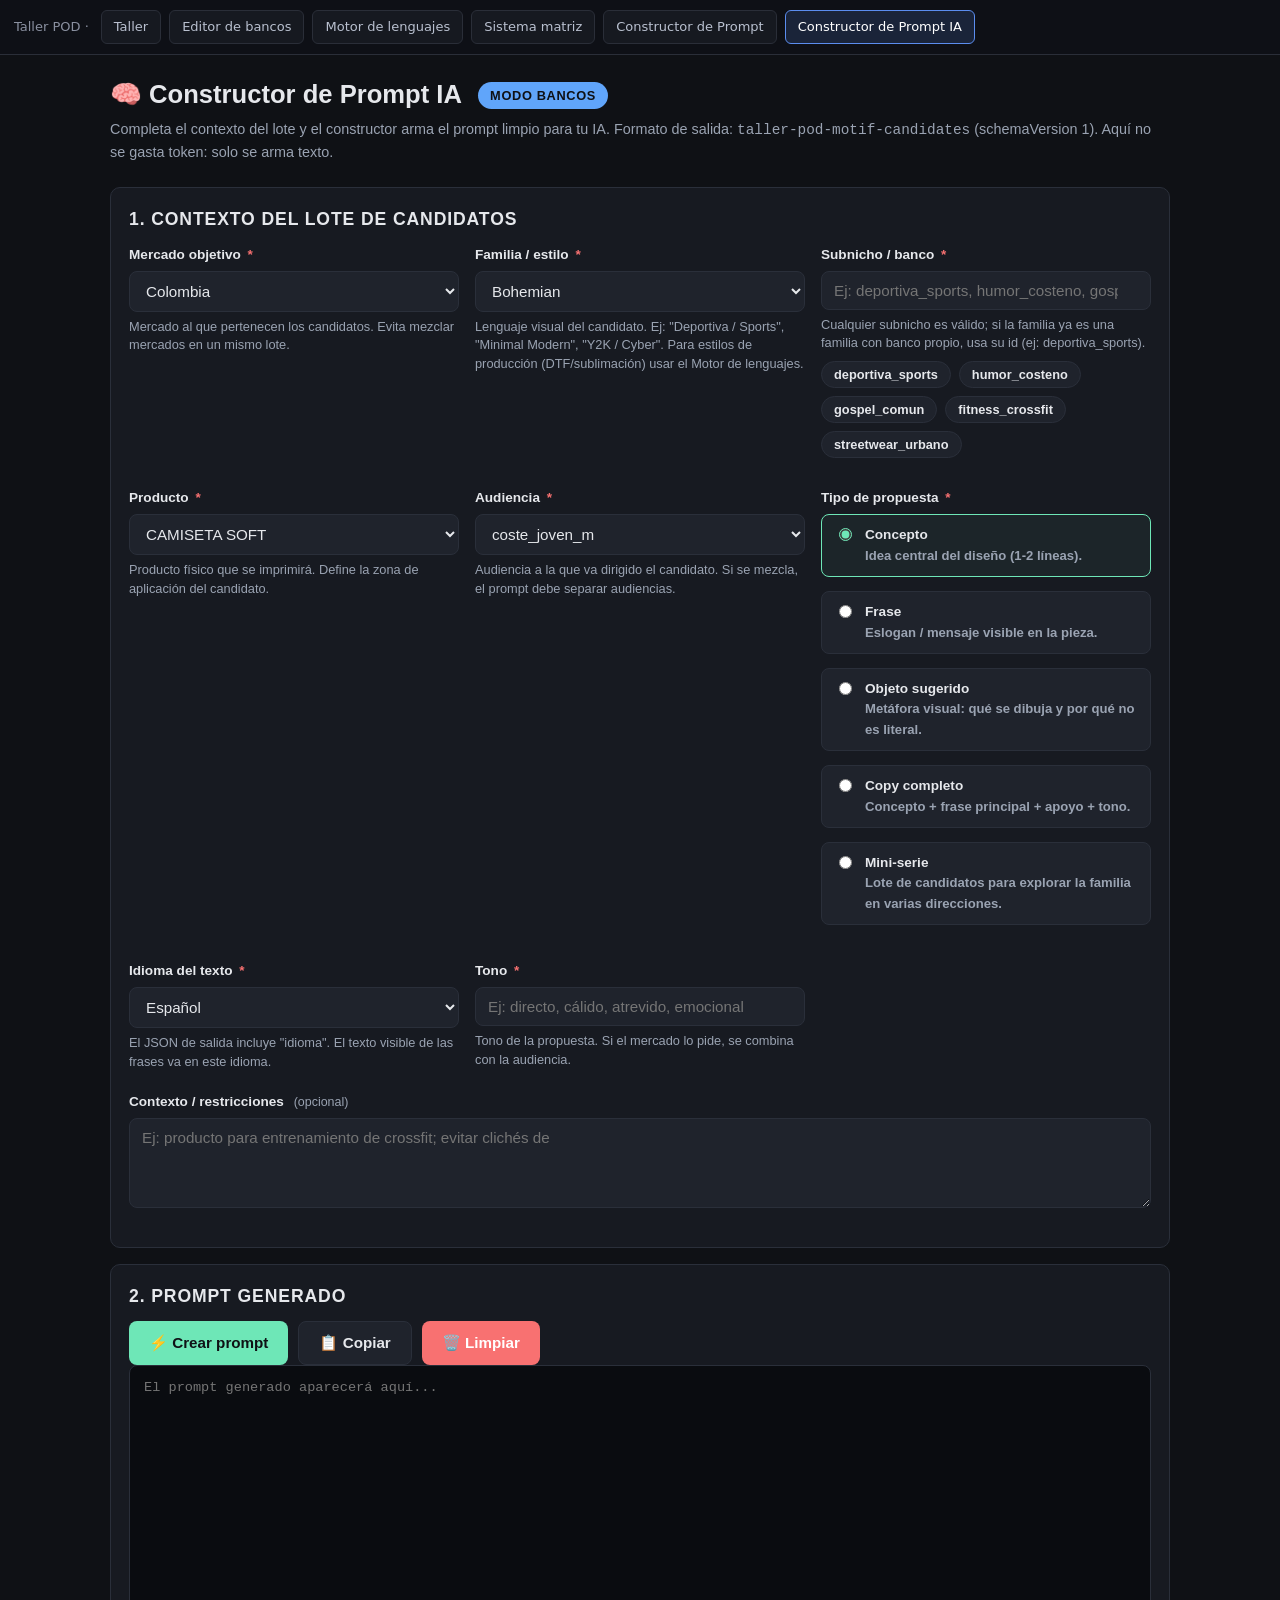
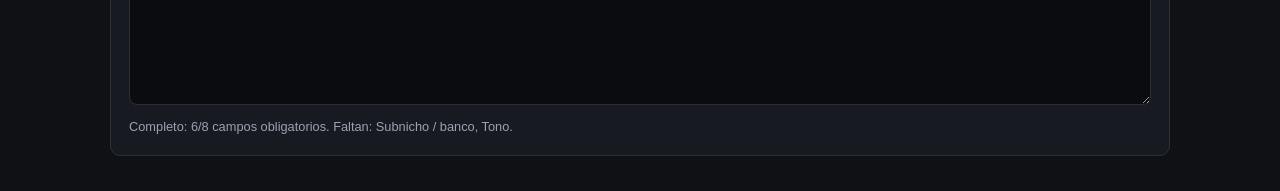
<file: constructor-prompt-ia.html>
<!DOCTYPE html>
<html lang="es">
<head>
<meta charset="UTF-8">
<meta name="viewport" content="width=device-width, initial-scale=1.0">
<title>Constructor de Prompt IA — Bancos de Motivos — Taller POD</title>
<link rel="icon" href="data:," />
<style>
  :root {
    --bg: #0f1115;
    --bg-2: #171a21;
    --bg-3: #1f232c;
    --border: #2a2f3a;
    --text: #e6e8ec;
    --text-dim: #9aa3b2;
    --accent: #6ee7b7;
    --accent-2: #60a5fa;
    --danger: #f87171;
    --warning: #fbbf24;
    --radius: 10px;
  }
  * { box-sizing: border-box; }
  body {
    margin: 0;
    font-family: -apple-system, BlinkMacSystemFont, "Segoe UI", Roboto, sans-serif;
    background: var(--bg);
    color: var(--text);
    line-height: 1.5;
    padding: 0;
  }
  .container { max-width: 1100px; margin: 0 auto; padding: 20px; }
  h1 { margin: 0 0 6px; font-size: 1.6rem; }
  h2 { margin: 0 0 12px; font-size: 1.1rem; text-transform: uppercase; letter-spacing: 0.05em; }
  h3 { margin: 0 0 8px; font-size: 0.95rem; color: var(--text-dim); }
  .subtitle { color: var(--text-dim); margin: 0 0 24px; font-size: 0.9rem; }
  .mode-indicator {
    display: inline-block;
    padding: 4px 12px;
    border-radius: 20px;
    font-size: 0.8rem;
    font-weight: 700;
    letter-spacing: 0.05em;
    margin-left: 10px;
    vertical-align: middle;
  }
  .mode-bancos { background: var(--accent-2); color: #0f1115; }
  .panel {
    background: var(--bg-2);
    border: 1px solid var(--border);
    border-radius: var(--radius);
    padding: 18px;
    margin-bottom: 16px;
  }
  .grid {
    display: grid;
    grid-template-columns: repeat(auto-fit, minmax(280px, 1fr));
    gap: 16px;
  }
  input[type="text"], input[type="number"], textarea, select {
    width: 100%;
    background: var(--bg-3);
    border: 1px solid var(--border);
    color: var(--text);
    padding: 10px 12px;
    border-radius: 8px;
    font-size: 0.95rem;
    font-family: inherit;
  }
  input:focus, textarea:focus, select:focus { outline: none; border-color: var(--accent); }
  textarea { min-height: 90px; }
  .field { margin-bottom: 14px; }
  label { display: block; font-size: 0.85rem; font-weight: 600; margin-bottom: 6px; color: var(--text); }
  label .req { color: var(--danger); margin-left: 3px; }
  label .opt { color: var(--text-dim); font-weight: 400; font-size: 0.78rem; margin-left: 6px; }
  .hint { color: var(--text-dim); font-size: 0.8rem; margin-top: 6px; line-height: 1.45; }
  .radio-group, .check-group { display: flex; flex-direction: column; gap: 8px; }
  .radio-item, .check-item {
    display: flex;
    align-items: flex-start;
    gap: 10px;
    padding: 10px 12px;
    background: var(--bg-3);
    border: 1px solid var(--border);
    border-radius: 8px;
    transition: border-color 0.15s, background 0.15s;
    cursor: pointer;
  }
  .radio-item:hover, .check-item:hover { border-color: var(--accent); }
  .radio-item input, .check-item input { margin-top: 3px; accent-color: var(--accent); }
  .radio-item .label-text, .check-item .label-text { flex: 1; }
  .radio-item .label-text strong, .check-item .label-text strong { display: block; color: var(--text); }
  .radio-item .label-text small, .check-item .label-text small { color: var(--text-dim); font-size: 0.82rem; }
  .radio-item.selected { border-color: var(--accent); background: rgba(110, 231, 183, 0.05); }
  .chip-row { display: flex; flex-wrap: wrap; gap: 8px; margin-top: 8px; }
  .chip {
    background: var(--bg-3);
    border: 1px solid var(--border);
    color: var(--text);
    border-radius: 20px;
    padding: 5px 12px;
    font-size: 0.8rem;
    cursor: pointer;
  }
  .chip:hover { border-color: var(--accent); color: #fff; }
  button {
    background: var(--accent);
    color: #0f1115;
    border: none;
    padding: 12px 20px;
    border-radius: 8px;
    font-weight: 600;
    cursor: pointer;
    font-size: 0.95rem;
    transition: transform 0.1s, opacity 0.15s;
  }
  button:hover { opacity: 0.9; }
  button:active { transform: scale(0.98); }
  button.secondary { background: var(--bg-3); color: var(--text); border: 1px solid var(--border); }
  button.danger { background: var(--danger); color: #fff; }
  .actions { display: flex; gap: 10px; flex-wrap: wrap; margin-top: 12px; }
  .output-box {
    background: #0a0c10;
    border: 1px solid var(--border);
    border-radius: 8px;
    padding: 14px;
    font-family: "SF Mono", Consolas, monospace;
    font-size: 0.85rem;
    white-space: pre-wrap;
    word-break: break-word;
    max-height: 460px;
    overflow-y: auto;
    color: #d1d5db;
  }
  textarea.code { min-height: 340px; }
  .toast {
    position: fixed;
    bottom: 20px;
    right: 20px;
    background: var(--accent);
    color: #0f1115;
    padding: 12px 20px;
    border-radius: 8px;
    font-weight: 600;
    opacity: 0;
    transform: translateY(10px);
    transition: opacity 0.2s, transform 0.2s;
    pointer-events: none;
    z-index: 100;
  }
  .toast.show { opacity: 1; transform: translateY(0); }
  @media (max-width: 600px) {
    .container { padding: 12px; }
    h1 { font-size: 1.3rem; }
  }
</style>
</head>
<body>

<style>
  .pod-nav{display:flex;gap:8px;flex-wrap:wrap;align-items:center;padding:10px 14px;background:#0E1016;border-bottom:1px solid #2A2E38;font-family:system-ui,-apple-system,"Segoe UI",sans-serif;font-size:13px}
  .pod-nav .pod-nav-title{color:#8A90A0;margin-right:4px}
  .pod-nav a{color:#B9C0CF;text-decoration:none;padding:6px 12px;border:1px solid #2A2E38;border-radius:6px;background:#161920}
  .pod-nav a:hover{color:#fff;border-color:#5B8DEF}
  .pod-nav a[aria-current="page"]{color:#fff;background:rgba(91,141,239,.16);border-color:#5B8DEF}
</style>
<nav class="pod-nav" aria-label="Herramientas POD">
  <span class="pod-nav-title">Taller POD ·</span>
  <a href="index.html">Taller</a>
  <a href="editor-bancos.html">Editor de bancos</a>
  <a href="motor-lenguajes-visuales.html">Motor de lenguajes</a>
  <a href="sistema_matriz.html">Sistema matriz</a>
  <a href="constructor-prompt.html">Constructor de Prompt</a>
  <a href="constructor-prompt-ia.html" aria-current="page">Constructor de Prompt IA</a>
</nav>

<div class="container">

  <h1>🧠 Constructor de Prompt IA <span id="modeBadge" class="mode-indicator mode-bancos">MODO BANCOS</span></h1>
  <p class="subtitle">Completa el contexto del lote y el constructor arma el prompt limpio para tu IA. Formato de salida: <code>taller-pod-motif-candidates</code> (schemaVersion 1). Aquí no se gasta token: solo se arma texto.</p>

  <!-- PANEL 1: CONTEXTO DEL LOTE -->
  <div class="panel">
    <h2>1. Contexto del lote de candidatos</h2>

    <div class="grid">

      <div class="field">
        <label for="market">Mercado objetivo <span class="req">*</span></label>
        <select id="market" data-req="1"></select>
        <div class="hint">Mercado al que pertenecen los candidatos. Evita mezclar mercados en un mismo lote.</div>
      </div>

      <div class="field">
        <label for="familia">Familia / estilo <span class="req">*</span></label>
        <select id="familia" data-req="1"></select>
        <div class="hint">Lenguaje visual del candidato. Ej: "Deportiva / Sports", "Minimal Modern", "Y2K / Cyber". Para estilos de producción (DTF/sublimación) usar el Motor de lenguajes.</div>
      </div>

      <div class="field">
        <label for="subnicho">Subnicho / banco <span class="req">*</span></label>
        <input type="text" id="subnicho" list="subnicheList" data-req="1" placeholder="Ej: deportiva_sports, humor_costeno, gospel_comun" />
        <datalist id="subnicheList"></datalist>
        <div class="hint">Cualquier subnicho es válido; si la familia ya es una familia con banco propio, usa su id (ej: deportiva_sports).</div>
        <div class="chip-row" id="subnicheChips"></div>
      </div>

      <div class="field">
        <label for="producto">Producto <span class="req">*</span></label>
        <select id="producto" data-req="1"></select>
        <div class="hint">Producto físico que se imprimirá. Define la zona de aplicación del candidato.</div>
      </div>

      <div class="field">
        <label for="audiencia">Audiencia <span class="req">*</span></label>
        <select id="audiencia" data-req="1"></select>
        <div class="hint">Audiencia a la que va dirigido el candidato. Si se mezcla, el prompt debe separar audiencias.</div>
      </div>

      <div class="field">
        <label>Tipo de propuesta <span class="req">*</span></label>
        <div class="radio-group" id="tipoGroup">
          <label class="radio-item selected" data-tipo="concepto">
            <input type="radio" name="tipo" value="concepto" checked>
            <div class="label-text"><strong>Concepto</strong><small>Idea central del diseño (1-2 líneas).</small></div>
          </label>
          <label class="radio-item" data-tipo="frase">
            <input type="radio" name="tipo" value="frase">
            <div class="label-text"><strong>Frase</strong><small>Eslogan / mensaje visible en la pieza.</small></div>
          </label>
          <label class="radio-item" data-tipo="objeto">
            <input type="radio" name="tipo" value="objeto">
            <div class="label-text"><strong>Objeto sugerido</strong><small>Metáfora visual: qué se dibuja y por qué no es literal.</small></div>
          </label>
          <label class="radio-item" data-tipo="copy">
            <input type="radio" name="tipo" value="copy">
            <div class="label-text"><strong>Copy completo</strong><small>Concepto + frase principal + apoyo + tono.</small></div>
          </label>
          <label class="radio-item" data-tipo="serie">
            <input type="radio" name="tipo" value="serie">
            <div class="label-text"><strong>Mini-serie</strong><small>Lote de candidatos para explorar la familia en varias direcciones.</small></div>
          </label>
        </div>
      </div>

      <div class="field">
        <label for="idioma">Idioma del texto <span class="req">*</span></label>
        <select id="idioma" data-req="1">
          <option value="es" selected>Español</option>
          <option value="en">English</option>
          <option value="pt">Portugués</option>
        </select>
        <div class="hint">El JSON de salida incluye "idioma". El texto visible de las frases va en este idioma.</div>
      </div>

      <div class="field">
        <label for="tono">Tono <span class="req">*</span></label>
        <input type="text" id="tono" list="tonoList" data-req="1" placeholder="Ej: directo, cálido, atrevido, emocional" />
        <datalist id="tonoList">
          <option value="directo"></option>
          <option value="cálido"></option>
          <option value="atrevido"></option>
          <option value="emocional"></option>
          <option value="festivo"></option>
          <option value="serio"></option>
          <option value="motivacional"></option>
          <option value="divertido"></option>
        </datalist>
        <div class="hint">Tono de la propuesta. Si el mercado lo pide, se combina con la audiencia.</div>
      </div>

    </div>

    <div class="field" style="margin-top: 6px;">
      <label for="contexto">Contexto / restricciones <span class="opt">(opcional)</span></label>
      <textarea id="contexto" placeholder="Ej: producto para entrenamiento de crossfit; evitar clichés de "running"; foco en fuerza y resistencia."></textarea>
    </div>
  </div>

  <!-- PANEL 2: PROMPT GENERADO -->
  <div class="panel">
    <h2>2. Prompt generado</h2>
    <div class="actions">
      <button id="btnCrear" type="button">⚡ Crear prompt</button>
      <button id="btnCopiar" type="button" class="secondary">📋 Copiar</button>
      <button id="btnLimpiar" type="button" class="danger">🗑️ Limpiar</button>
    </div>
    <textarea id="promptOut" class="output-box code" readonly placeholder="El prompt generado aparecerá aquí..."></textarea>
    <div id="completitud" class="hint">Completo: 0/8 campos obligatorios.</div>
  </div>

</div>

<div class="toast" id="toast">Listo</div>

<script src="js/data-mercados.js"></script>
<script src="js/data-audiencias.js"></script>
<script src="js/data-bancos.js"></script>
<script src="js/data-estilos.js"></script>
<script>
// ===== ESTADO Y CONSTANTES =====
const REQUIRED_FIELDS = ['market', 'familia', 'subnicho', 'producto', 'audiencia', 'tipo', 'idioma', 'tono'];
const FIELD_LABELS = {
  market: 'Mercado objetivo',
  familia: 'Familia / estilo',
  subnicho: 'Subnicho / banco',
  producto: 'Producto',
  audiencia: 'Audiencia',
  tipo: 'Tipo de propuesta',
  idioma: 'Idioma',
  tono: 'Tono'
};
const TAREAS = {
  concepto: 'Proponer el/los concepto(s) central(es) del diseño con semántica coherente a la familia.',
  frase: 'Proponer frases (eslogans, frases de identidad, mensajes) en el idioma indicado, con semántica coherente a la familia.',
  objeto: 'Proponer objetos metafóricos visuales (qué elemento se dibuja y POR QUÉ no es literal) coherentes con la familia.',
  copy: 'Proponer el copy completo de la pieza: concepto, frase principal, frase de apoyo y tono.',
  serie: 'Proponer una mini-serie (lote) de candidatos para la familia, variando símbolo, composición, paleta y tono.'
};

const $ = id => document.getElementById(id);
const marketEl = $('market');
const familiaEl = $('familia');
const subnichoEl = $('subnicho');
const productoEl = $('producto');
const audienciaEl = $('audiencia');
const idiomaEl = $('idioma');
const tonoEl = $('tono');
const contextoEl = $('contexto');
const promptOut = $('promptOut');
const completitudEl = $('completitud');
const toastEl = $('toast');

// ===== TOAST =====
function showToast(msg, isWarn) {
  toastEl.textContent = msg;
  toastEl.style.background = isWarn ? 'var(--warning)' : 'var(--accent)';
  toastEl.classList.add('show');
  setTimeout(() => toastEl.classList.remove('show'), 2200);
}

// ===== OBTENER VALORES =====
function val(el) { return (el && el.value ? String(el.value).trim() : ''); }
function getValues() {
  const tipoEl = document.querySelector('input[name="tipo"]:checked');
  return {
    mercado: val(marketEl),
    familia: val(familiaEl),
    subnicho: val(subnichoEl),
    producto: val(productoEl),
    audiencia: val(audienciaEl),
    tipo: tipoEl ? tipoEl.value : '',
    idioma: val(idiomaEl),
    tono: val(tonoEl),
    contexto: val(contextoEl)
  };
}
function getMissing() {
  const v = getValues();
  const KEY_MAP = { market: 'mercado', familia: 'familia', subnicho: 'subnicho', producto: 'producto', audiencia: 'audiencia', tipo: 'tipo', idioma: 'idioma', tono: 'tono' };
  return REQUIRED_FIELDS.filter(id => !v[KEY_MAP[id]]);
}
function markMissing(missing) {
  REQUIRED_FIELDS.forEach(id => {
    const el = { market: marketEl, familia: familiaEl, subnicho: subnichoEl, producto: productoEl, audiencia: audienciaEl, tipo: document.querySelector('input[name="tipo"]:checked'), idioma: idiomaEl, tono: tonoEl }[id];
    if (!el) return;
    if (missing.indexOf(id) !== -1) el.classList.add('invalid'); else el.classList.remove('invalid');
  });
}

// ===== ARMAR PROMPT =====
function buildPrompt(v) {
  const familiaInfo = (window.ESTILO_INFO && window.ESTILO_INFO[v.familia]) ? window.ESTILO_INFO[v.familia] : 'estilo propio de la familia';
  const idiomaLabel = v.idioma === 'en' ? 'Inglés' : (v.idioma === 'pt' ? 'Portugués' : 'Español');
  const prompt = `================================================================
PROMPT — CONSTRUCTOR IA · BANCOS DE MOTIVOS · SUBNICHO: ${v.subnicho || '[SUBNICHO]'}
================================================================

Contexto: Taller POD — Dirección de Arte Comercial. Acabé de crear la familia
de estilo "${v.familia}" (${familiaInfo}).

Necesito: un lote de candidatos enriquecidos para esa familia en formato
"taller-pod-motif-candidates" (schemaVersion 1).

Tarea:
1. Generar un lote de candidatos para la familia "${v.familia}" en mercado "${v.mercado}", para el producto ${v.producto || '[PRODUCTO]'}, subnicho ${v.subnicho || '[SUBNICHO]'}, audiencia ${v.audiencia || '[AUDIENCIA]'}.
2. Por cada registro entregar:
   - id: string snake_case único
   - motivo: string (palabra clave corta)
   - idea_comunicada: string
   - tensiones: string[]
   - contextos: string[]
   - justificacion: string
   - riesgo_clice: "bajo" | "medio" | "alto"
   - frase: { concepto, frase_principal, frase_apoyo, tono }
   - La frase va bajo la clave "__phrase__${v.subnicho || 'generico'}". 
3. Restricciones: sin cross-market/nicho/domain; solo motivos activados; semántica
   coherente; anti-repetición contra el banco existente; coherencia con el estilo
   "${v.familia}"; tono: ${v.tono}; sin marcas, personajes, citas ni propiedad
   intelectual protegida.

Formato de salida:
{
  "format": "taller-pod-motif-candidates",
  "schemaVersion": 1,
  "mercado": "${v.mercado}",
  "familia": "${v.familia}",
  "idioma": "${v.idioma}",
  "registros": [ ... ]
}

INSTRUCCIONES:
- Responde ÚNICAMENTE con el JSON válido de arriba. Sin texto antes ni después.
- Un lote = un único JSON válido. Si generas varios lotes: cada lote es un JSON
  válido, y entre lotes se usa el delimitador exacto ===LOTE===, con este orden:
- Cada registro: id único en snake_case; motivo (palabra corta); idea_comunicada;
  tensiones (array); contextos (array); justificacion; riesgo_clique (bajo|medio|alto).
- El texto visible de las frases va en el idioma indicado: ${v.idioma} (${idiomaLabel}).
- Tono de la propuesta: ${v.tono}.
- Producto: ${v.producto || '[PRODUCTO]'}. Subnicho: ${v.subnicho || '[SUBNICHO]'}. Audiencia: ${v.audiencia || '[AUDIENCIA]'}.

INSTRUCCIONES PARA INTEGRAR EN EL BANCOS:
- Cuando la IA responda con varios lotes (varios bloques JSON separados por ===LOTE===),
  cada bloque se valida e importa por separado en el Editor de Bancos
  (formato taller-pod-motif-candidates: objetos con motivo/idea/tensiones/contextos/justificacion,
  frases bajo "__phrase__<subnicho>").
- Tras importar, los motivos quedan disponibles para generar sets con familia "${v.familia}".
- El motor solo activa motivos aprobados; la validación local no consume tokens.

${v.contexto ? `CONTEXTo DEL USUARIO / RESTRICCIONES:\n${v.contexto}\n` : 'CONTEXTO DEL USUARIO / RESTRICCIONES:\nNinguno indicado.\n'}
================================================================
PROMPT LISTO PARA COPIAR — BANCOS DE MOTIVOS
================================================================
`;
  return prompt;
}

function renderPrompt() {
  const v = getValues();
  const missing = getMissing();
  markMissing(missing);
  const total = REQUIRED_FIELDS.length;
  const missingCount = missing.length;
  completitudEl.textContent = 'Completo: ' + (total - missingCount) + '/' + total + ' campos obligatorios.' + (missingCount ? ' Faltan: ' + missing.map(id => FIELD_LABELS[id]).join(', ') + '.' : '.');
  completitudEl.className = 'hint' + (missingCount ? ' invalid-text' : '');
  if (missingCount) {
    promptOut.value = '';
    return;
  }
  promptOut.value = buildPrompt(v);
  return prompt;
}

// ===== ACCIONES =====
$('btnCrear').addEventListener('click', () => {
  const missing = getMissing();
  if (missing.length) {
    markMissing(missing);
    showToast('Faltan campos obligatorios: ' + missing.map(id => FIELD_LABELS[id]).join(', '), true);
    return;
  }
  const p = renderPrompt();
  showToast('Prompt creado ✓');
});

$('btnCopiar').addEventListener('click', () => {
  const text = promptOut.value;
  if (!text) { showToast('Primero crea el prompt', true); return; }
  if (navigator.clipboard && navigator.clipboard.writeText) {
    navigator.clipboard.writeText(text).then(() => showToast('Copiado ✓'));
  } else {
    const ta = document.createElement('textarea');
    ta.value = text;
    document.body.appendChild(ta);
    ta.select();
    document.execCommand('copy');
    document.body.removeChild(ta);
    showToast('Copiado ✓');
  }
});

$('btnLimpiar').addEventListener('click', () => {
  if (!confirm('¿Limpiar el constructor? Se borran los campos y el prompt generado.')) return;
  ['market', 'familia', 'subnicho', 'producto', 'audiencia', 'idioma', 'tono'].forEach(id => {
    const el = { market: marketEl, familia: familiaEl, subnicho: subnichoEl, producto: productoEl, audiencia: audienciaEl, idioma: idiomaEl, tono: tonoEl }[id];
    if (el) el.value = '';
  });
  const tipoChecked = document.querySelector('input[name="tipo"]:checked');
  if (tipoChecked) tipoChecked.checked = true;
  if (contextoEl) contextoEl.value = '';
  renderPrompt();
  showToast('Constructor limpiado');
});

// ===== INICIALIZACIÓN DE SELECTS / RENDER =====
function fillMarkets() {
  if (!marketEl) return;
  const markets = window.POD_MARKETS || {};
  const order = window.POD_MARKET_ORDER || Object.keys(markets);
  const keys = order.filter(k => markets[k]);
  keys.forEach(k => {
    const opt = document.createElement('option');
    opt.value = k;
    opt.textContent = markets[k].label || k;
    marketEl.appendChild(opt);
  });
  if (!marketEl.value) marketEl.value = keys[0] || '';
}

function fillFamilias() {
  if (!familiaEl) return;
  const list = (window.ESTILOS_LIST || []).filter(s => (window.TRATAMIENTOS || []).indexOf(s) === -1);
  familiaEl.innerHTML = '';
  list.forEach(s => {
    const opt = document.createElement('option');
    opt.value = s;
    opt.textContent = s;
    familiaEl.appendChild(opt);
  });
  if (!familiaEl.value) familiaEl.value = list[0] || '';
}

function fillSubniches(market) {
  const datalist = document.getElementById('subnicheList');
  const chipsWrap = document.getElementById('subnicheChips');
  const mkt = market || (marketEl ? marketEl.value : 'global_es');
  let subs = [];
  if (typeof window.getSubnicheIdsForMarket === 'function') {
    subs = window.getSubnicheIdsForMarket(mkt, 'evergreen', 'global').concat(window.getSubnicheIdsForMarket(mkt, 'temporada', 'global'));
  }
  if ((!subs || !subs.length) && window.POD_SUBNICHES) subs = Object.keys(window.POD_SUBNICHES);
  if (datalist) {
    datalist.innerHTML = '';
    subs.forEach(s => {
      const opt = document.createElement('option');
      opt.value = s;
      opt.textContent = s;
      datalist.appendChild(opt);
    });
  }
  if (chipsWrap) {
    chipsWrap.innerHTML = '';
    const quick = ['deportiva_sports', 'humor_costeno', 'gospel_comun', 'fitness_crossfit', 'streetwear_urbano'];
    quick.forEach(q => {
      const b = document.createElement('button');
      b.type = 'button';
      b.className = 'chip';
      b.textContent = q;
      b.addEventListener('click', () => { if (subnichoEl) subnichoEl.value = q; renderPrompt(); });
      chipsWrap.appendChild(b);
    });
  }
}

function fillProductos() {
  if (!productoEl) return;
  const list = ['CAMISETA SOFT', 'CAMISETA APPAREL', 'HOODIE', 'GORRA', 'MUG', 'MOCHILA', 'TOTE BAG', 'FUNDA MÓVIL', 'ILUSTRACION PREMIUM APPAREL', 'DISPLATE'];
  productoEl.innerHTML = '';
  list.forEach(p => {
    const opt = document.createElement('option');
    opt.value = p;
    opt.textContent = p;
    productoEl.appendChild(opt);
  });
  if (!productoEl.value) productoEl.value = 'CAMISETA SOFT';
}

function fillAudiencias(market) {
  if (!audienciaEl) return;
  const mkt = market || (marketEl ? marketEl.value : 'global_es');
  let keys = [];
  if (typeof window.getAudiencesForMarketRegion === 'function') {
    const region = (mkt === 'colombia') ? 'todas' : 'global';
    const list = window.getAudiencesForMarketRegion(mkt, region);
    keys = (list || []).filter(k => window.AUD_PROFILES && window.AUD_PROFILES[k]).map(k => k);
  }
  if ((!keys || !keys.length) && window.AUD_PROFILES) keys = Object.keys(window.AUD_PROFILES);
  audienciaEl.innerHTML = '';
  keys.forEach(k => {
    const opt = document.createElement('option');
    opt.value = k;
    opt.textContent = k;
    audienciaEl.appendChild(opt);
  });
  const stillValid = Array.prototype.some.call(audienciaEl.options || [], function (o) { return o && o.value === audienciaEl.value; });
  if (!audienciaEl.value || !stillValid) audienciaEl.value = keys[0] || '';
}

function fillIdioma(market) {
  const mkt = market || (marketEl ? marketEl.value : 'global_es');
  let lang = 'es';
  if (window.POD_MARKETS && window.POD_MARKETS[mkt]) lang = window.POD_MARKETS[mkt].language || 'es';
  const map = { es: 'es', en: 'en', pt: 'pt' };
  if (idiomaEl) idiomaEl.value = map[lang] || 'es';
}

function init() {
  const initMarket = marketEl ? marketEl.value : 'global_es';
  fillMarkets();
  fillFamilias();
  fillSubniches(initMarket);
  fillProductos();
  fillAudiencias(initMarket);
  fillIdioma(initMarket);
  if (marketEl) {
    marketEl.addEventListener('change', function () {
      fillSubniches(this.value);
      fillAudiencias(this.value);
      fillIdioma(this.value);
      renderPrompt();
    });
  }
  // tipo default: concepto
  const checked = document.querySelector('input[name="tipo"]:checked');
  if (checked) checked.checked = true;
  renderPrompt();
}

if (document.readyState === 'loading') {
  document.addEventListener('DOMContentLoaded', init);
} else {
  init();
}
</script>
<script src="js/pod-nav.js"></script>
<script>try{if(window.PODNav){window.PODNav.prefill();}}catch(e){}</script>
</body>
</html>
</file>
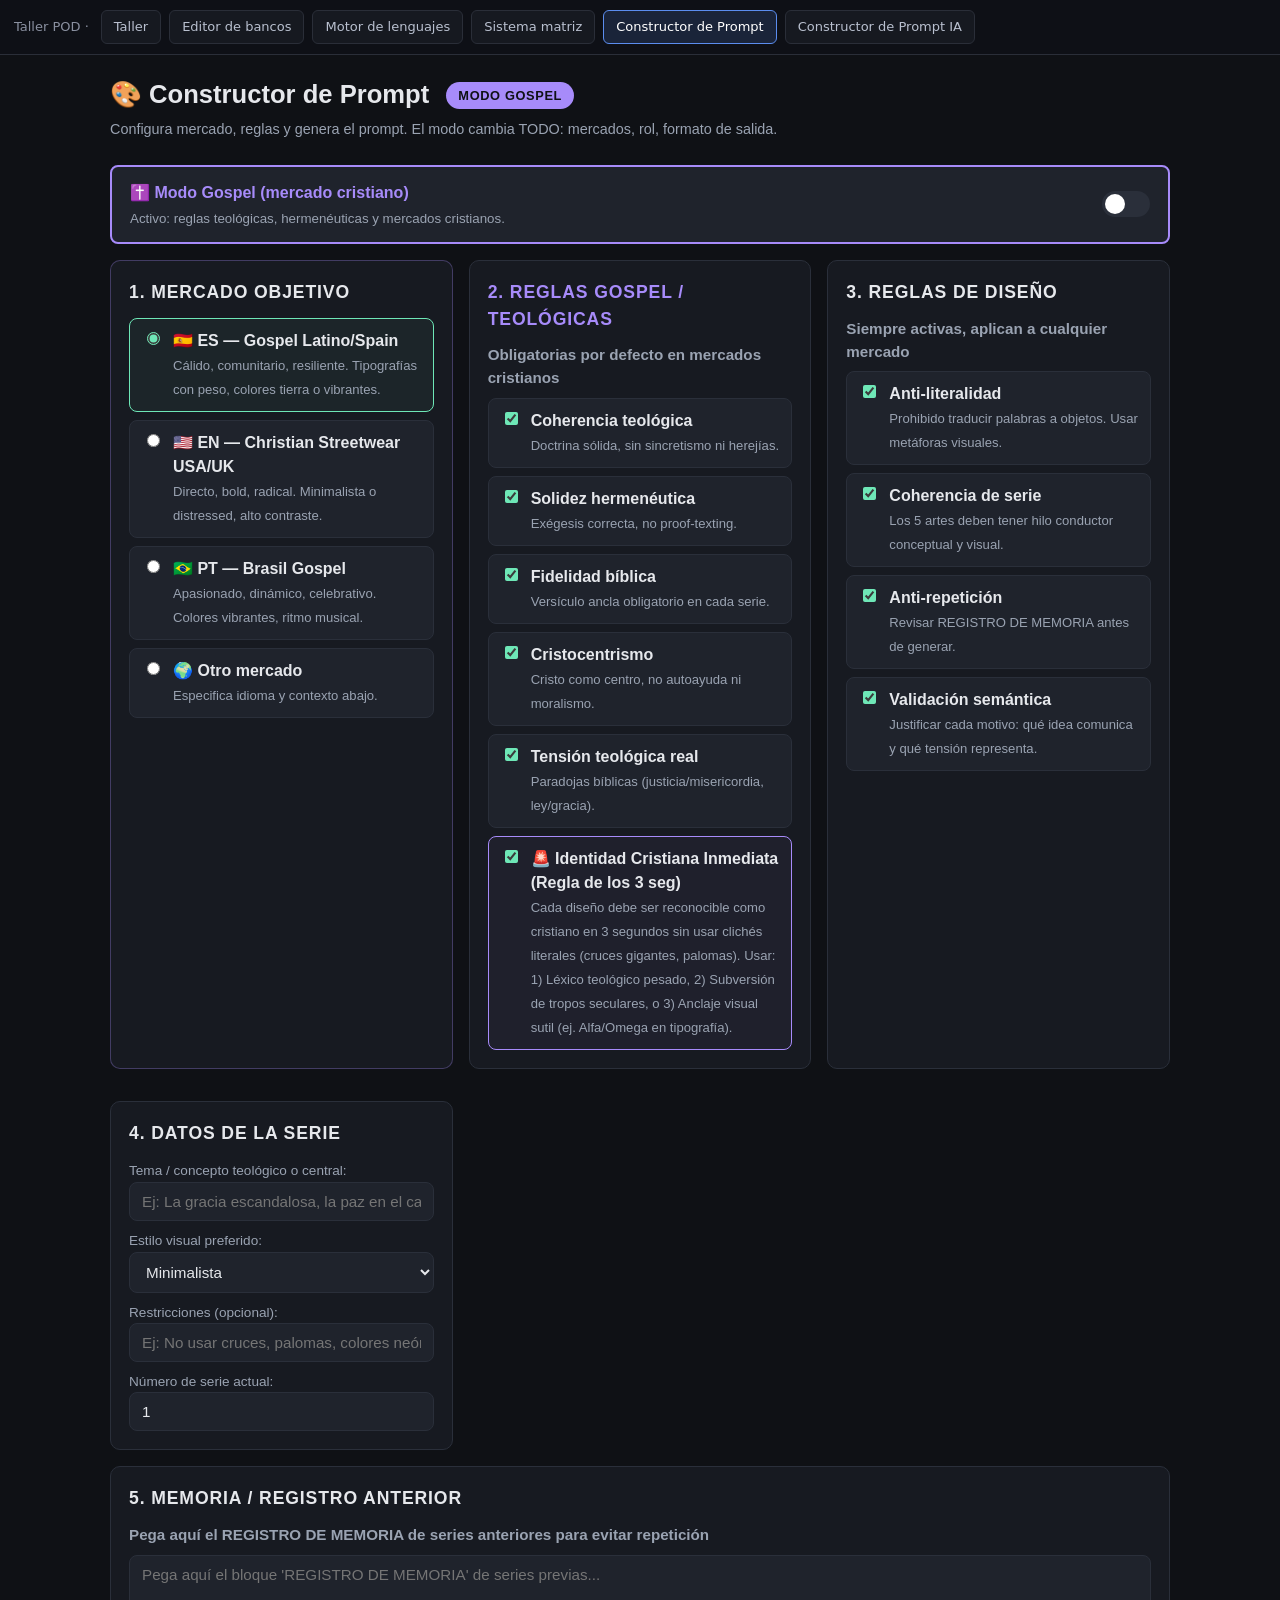
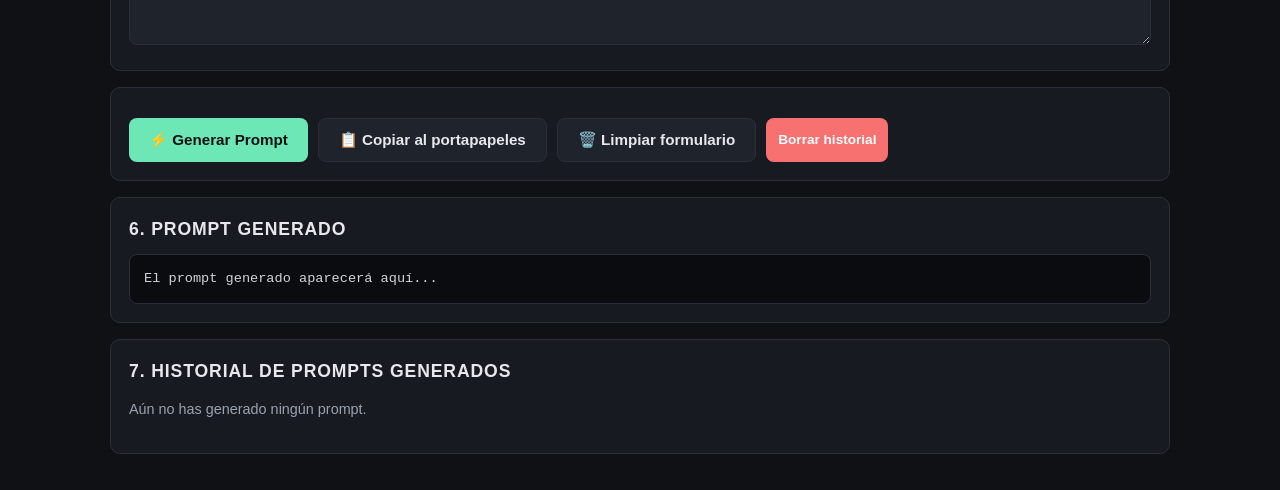
<file: constructor-prompt.html>
<!DOCTYPE html>
<html lang="es">
<head>
<meta charset="UTF-8">
<meta name="viewport" content="width=device-width, initial-scale=1.0">
<title>Constructor de Prompt — Series de Arte Gospel</title>
<link rel="icon" href="data:," />
<style>
  :root {
    --bg: #0f1115;
    --bg-2: #171a21;
    --bg-3: #1f232c;
    --border: #2a2f3a;
    --text: #e6e8ec;
    --text-dim: #9aa3b2;
    --accent: #6ee7b7;
    --accent-2: #60a5fa;
    --danger: #f87171;
    --warning: #fbbf24;
    --gospel: #a78bfa;
    --secular: #fb923c;
    --radius: 10px;
  }
  * { box-sizing: border-box; }
  body {
    margin: 0;
    font-family: -apple-system, BlinkMacSystemFont, "Segoe UI", Roboto, sans-serif;
    background: var(--bg);
    color: var(--text);
    line-height: 1.5;
    padding: 0;
  }

  .container { max-width: 1100px; margin: 0 auto; padding: 20px; }
  h1 { margin: 0 0 6px; font-size: 1.6rem; }
  h2 { margin: 0 0 12px; font-size: 1.1rem; text-transform: uppercase; letter-spacing: 0.05em; }
  h3 { margin: 0 0 8px; font-size: 0.95rem; color: var(--text-dim); }
  .subtitle { color: var(--text-dim); margin: 0 0 24px; font-size: 0.9rem; }
  .mode-indicator {
    display: inline-block;
    padding: 4px 12px;
    border-radius: 20px;
    font-size: 0.8rem;
    font-weight: 700;
    letter-spacing: 0.05em;
    margin-left: 10px;
    vertical-align: middle;
  }
  .mode-gospel { background: var(--gospel); color: #0f1115; }
  .mode-secular { background: var(--secular); color: #0f1115; }
  .panel {
    background: var(--bg-2);
    border: 1px solid var(--border);
    border-radius: var(--radius);
    padding: 18px;
    margin-bottom: 16px;
    transition: border-color 0.2s;
  }
  .panel.gospel-mode { border-color: rgba(167, 139, 250, 0.3); }
  .panel.secular-mode { border-color: rgba(251, 146, 60, 0.3); }
  .grid {
    display: grid;
    grid-template-columns: repeat(auto-fit, minmax(280px, 1fr));
    gap: 16px;
  }
  input[type="text"], input[type="number"], textarea, select {
    width: 100%;
    background: var(--bg-3);
    border: 1px solid var(--border);
    color: var(--text);
    padding: 10px 12px;
    border-radius: 8px;
    font-size: 0.95rem;
    font-family: inherit;
    resize: vertical;
  }
  input:focus, textarea:focus, select:focus { outline: none; border-color: var(--accent); }
  textarea { min-height: 90px; }
  .radio-group, .check-group { display: flex; flex-direction: column; gap: 8px; }
  .radio-item, .check-item {
    display: flex;
    align-items: flex-start;
    gap: 10px;
    padding: 10px 12px;
    background: var(--bg-3);
    border: 1px solid var(--border);
    border-radius: 8px;
    transition: border-color 0.15s, background 0.15s;
    cursor: pointer;
  }
  .radio-item:hover, .check-item:hover { border-color: var(--accent); }
  .radio-item input, .check-item input { margin-top: 3px; accent-color: var(--accent); }
  .radio-item .label-text, .check-item .label-text { flex: 1; }
  .radio-item .label-text strong, .check-item .label-text strong { display: block; color: var(--text); }
  .radio-item .label-text small, .check-item .label-text small { color: var(--text-dim); font-size: 0.82rem; }
  .radio-item.selected { border-color: var(--accent); background: rgba(110, 231, 183, 0.05); }
  button {
    background: var(--accent);
    color: #0f1115;
    border: none;
    padding: 12px 20px;
    border-radius: 8px;
    font-weight: 600;
    cursor: pointer;
    font-size: 0.95rem;
    transition: transform 0.1s, opacity 0.15s;
  }
  button:hover { opacity: 0.9; }
  button:active { transform: scale(0.98); }
  button.secondary { background: var(--bg-3); color: var(--text); border: 1px solid var(--border); }
  button.danger { background: var(--danger); color: #fff; }
  button.small { padding: 6px 12px; font-size: 0.85rem; }
  .actions { display: flex; gap: 10px; flex-wrap: wrap; margin-top: 12px; }
  .toggle-bar {
    display: flex;
    align-items: center;
    justify-content: space-between;
    padding: 14px 18px;
    background: var(--bg-3);
    border-radius: 8px;
    margin-bottom: 16px;
    border: 2px solid var(--gospel);
    transition: border-color 0.2s, background 0.2s;
  }
  .toggle-bar.secular { border-color: var(--secular); background: rgba(251, 146, 60, 0.05); }
  .toggle-bar .label-text strong { color: var(--gospel); transition: color 0.2s; }
  .toggle-bar.secular .label-text strong { color: var(--secular); }
  .switch { position: relative; width: 48px; height: 26px; flex-shrink: 0; }
  .switch input { opacity: 0; width: 0; height: 0; }
  .slider {
    position: absolute; cursor: pointer; inset: 0;
    background: var(--border); border-radius: 26px; transition: 0.2s;
  }
  .slider:before {
    content: ""; position: absolute; height: 20px; width: 20px;
    left: 3px; top: 3px; background: white; border-radius: 50%; transition: 0.2s;
  }
  input:checked + .slider { background: var(--secular); }
  input:checked + .slider:before { transform: translateX(22px); }
  .output-box {
    background: #0a0c10;
    border: 1px solid var(--border);
    border-radius: 8px;
    padding: 14px;
    font-family: "SF Mono", Consolas, monospace;
    font-size: 0.85rem;
    white-space: pre-wrap;
    word-break: break-word;
    max-height: 400px;
    overflow-y: auto;
    color: #d1d5db;
  }
  .history-item {
    background: var(--bg-3);
    border: 1px solid var(--border);
    border-radius: 8px;
    padding: 12px;
    margin-bottom: 10px;
  }
  .history-item .meta {
    display: flex;
    justify-content: space-between;
    align-items: center;
    margin-bottom: 8px;
    font-size: 0.82rem;
    color: var(--text-dim);
    flex-wrap: wrap;
    gap: 6px;
  }
  .history-item .preview {
    font-family: "SF Mono", Consolas, monospace;
    font-size: 0.8rem;
    background: #0a0c10;
    padding: 8px;
    border-radius: 6px;
    max-height: 120px;
    overflow-y: auto;
    white-space: pre-wrap;
    word-break: break-word;
    color: #9aa3b2;
  }
  .badge {
    display: inline-block;
    padding: 2px 8px;
    border-radius: 4px;
    font-size: 0.75rem;
    font-weight: 600;
    background: var(--accent);
    color: #0f1115;
  }
  .badge.gospel { background: var(--gospel); }
  .badge.secular { background: var(--secular); }
  .hidden { display: none !important; }
  .toast {
    position: fixed;
    bottom: 20px;
    right: 20px;
    background: var(--accent);
    color: #0f1115;
    padding: 12px 20px;
    border-radius: 8px;
    font-weight: 600;
    opacity: 0;
    transform: translateY(10px);
    transition: opacity 0.2s, transform 0.2s;
    pointer-events: none;
    z-index: 100;
  }
  .toast.show { opacity: 1; transform: translateY(0); }
  @media (max-width: 600px) {
    .container { padding: 12px; }
    h1 { font-size: 1.3rem; }
  }
</style>
</head>
<body>

<style>
  .pod-nav{display:flex;gap:8px;flex-wrap:wrap;align-items:center;padding:10px 14px;background:#0E1016;border-bottom:1px solid #2A2E38;font-family:system-ui,-apple-system,"Segoe UI",sans-serif;font-size:13px}
  .pod-nav .pod-nav-title{color:#8A90A0;margin-right:4px}
  .pod-nav a{color:#B9C0CF;text-decoration:none;padding:6px 12px;border:1px solid #2A2E38;border-radius:6px;background:#161920}
  .pod-nav a:hover{color:#fff;border-color:#5B8DEF}
  .pod-nav a[aria-current="page"]{color:#fff;background:rgba(91,141,239,.16);border-color:#5B8DEF}
</style>
<nav class="pod-nav" aria-label="Herramientas POD">
  <span class="pod-nav-title">Taller POD ·</span>
  <a href="index.html">Taller</a>
  <a href="editor-bancos.html">Editor de bancos</a>
  <a href="motor-lenguajes-visuales.html">Motor de lenguajes</a>
  <a href="sistema_matriz.html">Sistema matriz</a>
  <a href="constructor-prompt.html" aria-current="page">Constructor de Prompt</a>
  <a href="constructor-prompt-ia.html">Constructor de Prompt IA</a>
</nav>

<div class="container">

  <h1>🎨 Constructor de Prompt <span id="modeBadge" class="mode-indicator mode-gospel">MODO GOSPEL</span></h1>
  <p class="subtitle">Configura mercado, reglas y genera el prompt. El modo cambia TODO: mercados, rol, formato de salida.</p>

  <!-- TOGGLE MODO -->
  <div class="toggle-bar" id="toggleBar">
    <div class="label-text">
      <strong id="toggleTitle">✝️ Modo Gospel (mercado cristiano)</strong>
      <small id="toggleDesc" style="display:block; color: var(--text-dim); margin-top: 4px;">
        Activo: reglas teológicas, hermenéuticas y mercados cristianos.
      </small>
    </div>
    <label class="switch">
      <input type="checkbox" id="toggleNoGospel">
      <span class="slider"></span>
    </label>
  </div>

  <div class="grid">

    <!-- MERCADO -->
    <div class="panel" id="marketPanel">
      <h2 id="marketTitle">1. Mercado Objetivo</h2>
      <div class="radio-group" id="marketGroup">
        <!-- Se rellena dinámicamente según el modo -->
      </div>
      <div id="otroFields" class="hidden" style="margin-top: 12px;">
        <label style="font-size: 0.85rem; color: var(--text-dim);">Idioma:</label>
        <input type="text" id="otroIdioma" placeholder="Ej: FR, DE, JA...">
        <label style="font-size: 0.85rem; color: var(--text-dim); margin-top: 8px; display:block;">Contexto cultural:</label>
        <input type="text" id="otroContexto" placeholder="Ej: Streetwear urbano parisino, joven">
      </div>
    </div>

    <!-- REGLAS GOSPEL (solo en modo gospel) -->
    <div class="panel" id="gospelPanel">
      <h2 style="color: var(--gospel);">2. Reglas Gospel / Teológicas</h2>
      <h3>Obligatorias por defecto en mercados cristianos</h3>
      <div class="check-group">
        <label class="check-item">
          <input type="checkbox" class="gospel-rule" data-rule="coherencia" checked>
          <div class="label-text">
            <strong>Coherencia teológica</strong>
            <small>Doctrina sólida, sin sincretismo ni herejías.</small>
          </div>
        </label>
        <label class="check-item">
          <input type="checkbox" class="gospel-rule" data-rule="hermeneutica" checked>
          <div class="label-text">
            <strong>Solidez hermenéutica</strong>
            <small>Exégesis correcta, no proof-texting.</small>
          </div>
        </label>
        <label class="check-item">
          <input type="checkbox" class="gospel-rule" data-rule="fidelidad" checked>
          <div class="label-text">
            <strong>Fidelidad bíblica</strong>
            <small>Versículo ancla obligatorio en cada serie.</small>
          </div>
        </label>
        <label class="check-item">
          <input type="checkbox" class="gospel-rule" data-rule="cristocentrismo" checked>
          <div class="label-text">
            <strong>Cristocentrismo</strong>
            <small>Cristo como centro, no autoayuda ni moralismo.</small>
          </div>
        </label>
        <label class="check-item">
          <input type="checkbox" class="gospel-rule" data-rule="tension" checked>
          <div class="label-text">
            <strong>Tensión teológica real</strong>
            <small>Paradojas bíblicas (justicia/misericordia, ley/gracia).</small>
          </div>
        </label>
        <label class="check-item" style="border-color: var(--gospel); background: rgba(167, 139, 250, 0.05);">
          <input type="checkbox" class="gospel-rule" data-rule="identidad" checked>
          <div class="label-text">
            <strong>🚨 Identidad Cristiana Inmediata (Regla de los 3 seg)</strong>
            <small>Cada diseño debe ser reconocible como cristiano en 3 segundos sin usar clichés literales (cruces gigantes, palomas). Usar: 1) Léxico teológico pesado, 2) Subversión de tropos seculares, o 3) Anclaje visual sutil (ej. Alfa/Omega en tipografía).</small>
          </div>
        </label>
      </div>
    </div>

    <!-- REGLAS SECULARES (solo en modo secular) -->
    <div class="panel hidden" id="secularPanel">
      <h2 style="color: var(--secular);">2. Reglas de Contenido Secular</h2>
      <h3>Aplicables cuando el mercado no es cristiano</h3>
      <div class="check-group">
        <label class="check-item">
          <input type="checkbox" class="secular-rule" data-rule="coherencia-cultural" checked>
          <div class="label-text">
            <strong>Coherencia cultural</strong>
            <small>Respeto al contexto del mercado, sin apropiación indebida.</small>
          </div>
        </label>
        <label class="check-item">
          <input type="checkbox" class="secular-rule" data-rule="autenticidad" checked>
          <div class="label-text">
            <strong>Autenticidad de marca</strong>
            <small>El mensaje debe ser genuino, no cliché motivacional vacío.</small>
          </div>
        </label>
        <label class="check-item">
          <input type="checkbox" class="secular-rule" data-rule="relevancia" checked>
          <div class="label-text">
            <strong>Relevancia cultural</strong>
            <small>Conectar con tendencias, movimientos o valores del mercado objetivo.</small>
          </div>
        </label>
        <label class="check-item">
          <input type="checkbox" class="secular-rule" data-rule="no-ofensivo" checked>
          <div class="label-text">
            <strong>Sensibilidad cultural</strong>
            <small>Evitar ofensas gratuitas, estereotipos dañinos o apropiación.</small>
          </div>
        </label>
      </div>
    </div>

    <!-- REGLAS DE DISEÑO (siempre activas) -->
    <div class="panel">
      <h2>3. Reglas de Diseño</h2>
      <h3>Siempre activas, aplican a cualquier mercado</h3>
      <div class="check-group">
        <label class="check-item">
          <input type="checkbox" class="design-rule" data-rule="antiliteral" checked>
          <div class="label-text">
            <strong>Anti-literalidad</strong>
            <small>Prohibido traducir palabras a objetos. Usar metáforas visuales.</small>
          </div>
        </label>
        <label class="check-item">
          <input type="checkbox" class="design-rule" data-rule="coherencia-serie" checked>
          <div class="label-text">
            <strong>Coherencia de serie</strong>
            <small>Los 5 artes deben tener hilo conductor conceptual y visual.</small>
          </div>
        </label>
        <label class="check-item">
          <input type="checkbox" class="design-rule" data-rule="antirepeticion" checked>
          <div class="label-text">
            <strong>Anti-repetición</strong>
            <small>Revisar REGISTRO DE MEMORIA antes de generar.</small>
          </div>
        </label>
        <label class="check-item">
          <input type="checkbox" class="design-rule" data-rule="validacion" checked>
          <div class="label-text">
            <strong>Validación semántica</strong>
            <small>Justificar cada motivo: qué idea comunica y qué tensión representa.</small>
          </div>
        </label>
      </div>
    </div>

    <!-- ENTRADA -->
    <div class="panel">
      <h2>4. Datos de la Serie</h2>
      <label style="font-size: 0.85rem; color: var(--text-dim);" id="temaLabel">Tema / concepto teológico o central:</label>
      <input type="text" id="concept" placeholder="Ej: La gracia escandalosa, la paz en el caos...">

      <label style="font-size: 0.85rem; color: var(--text-dim); margin-top: 10px; display:block;">Estilo visual preferido:</label>
      <select id="estilo">
        <option value="Minimalista">Minimalista</option>
        <option value="Bold / Tipográfico">Bold / Tipográfico</option>
        <option value="Vintage / Retro">Vintage / Retro</option>
        <option value="Abstracto">Abstracto</option>
        <option value="Distressed / Urbano">Distressed / Urbano</option>
        <option value="Artístico / Ilustrativo">Artístico / Ilustrativo</option>
      </select>

      <label style="font-size: 0.85rem; color: var(--text-dim); margin-top: 10px; display:block;">Restricciones (opcional):</label>
      <input type="text" id="restricciones" placeholder="Ej: No usar cruces, palomas, colores neón...">

      <label style="font-size: 0.85rem; color: var(--text-dim); margin-top: 10px; display:block;">Número de serie actual:</label>
      <input type="number" id="numSerie" value="1" min="1">
    </div>

  </div>

  <!-- MEMORIA -->
  <div class="panel">
    <h2>5. Memoria / Registro Anterior</h2>
    <h3>Pega aquí el REGISTRO DE MEMORIA de series anteriores para evitar repetición</h3>
    <textarea id="memoria" placeholder="Pega aquí el bloque 'REGISTRO DE MEMORIA' de series previas..."></textarea>
  </div>

  <!-- ACCIONES -->
  <div class="panel">
    <div class="actions">
      <button id="btnGenerar">⚡ Generar Prompt</button>
      <button id="btnCopiar" class="secondary">📋 Copiar al portapapeles</button>
      <button id="btnLimpiar" class="secondary">🗑️ Limpiar formulario</button>
      <button id="btnLimpiarHistorial" class="danger small">Borrar historial</button>
    </div>
  </div>

  <!-- OUTPUT -->
  <div class="panel">
    <h2>6. Prompt Generado</h2>
    <div class="output-box" id="output">El prompt generado aparecerá aquí...</div>
  </div>

  <!-- HISTORIAL -->
  <div class="panel">
    <h2>7. Historial de Prompts Generados</h2>
    <div id="historial"><p style="color: var(--text-dim); font-size: 0.9rem;">Aún no has generado ningún prompt.</p></div>
  </div>

</div>

<div class="toast" id="toast">Copiado ✓</div>

<script>
// ===== ESTADO =====
const state = {
  noGospel: false,
  historial: JSON.parse(localStorage.getItem('promptHistorial') || '[]')
};

// ===== CONFIGURACIONES DE MERCADO =====
const MARKETS = {
  gospel: {
    ES: {
      label: '🇪🇸 ES — Gospel Latino/Spain',
      desc: 'Cálido, comunitario, resiliente. Tipografías con peso, colores tierra o vibrantes.',
      config: `Idioma: Español
Tono: Cálido, comunitario, resiliente
Referencias culturales: Resiliencia, fe en medio de la lucha, comunidad, esperanza bíblica
Estética: Tipografías con peso, colores vibrantes o tierra, texturas orgánicas
Frases: Directas pero poéticas, con ritmo narrativo y anclaje bíblico`
    },
    EN: {
      label: '🇺🇸 EN — Christian Streetwear USA/UK',
      desc: 'Directo, bold, radical. Minimalista o distressed, alto contraste.',
      config: `Idioma: Inglés
Tono: Directo, bold, radical
Referencias culturales: Gracia escandalosa, identidad contracultural, autenticidad en Cristo
Estética: Minimalista o distressed, tipografías bold, paletas monocromáticas o de alto contraste
Frases: Cortas, impactantes, estilo manifiesto con verdad bíblica`
    },
    PT: {
      label: '🇧🇷 PT — Brasil Gospel',
      desc: 'Apasionado, dinámico, celebrativo. Colores vibrantes, ritmo musical.',
      config: `Idioma: Portugués
Tono: Apasionado, dinámico, celebrativo
Referencias culturales: Adoración, identidad en Cristo, comunidad vibrante, avivamento
Estética: Colores vibrantes, movimiento, tipografías fluidas
Frases: Con ritmo musical, emocionales, ancladas en la Palabra`
    }
  },
  secular: {
    ES: {
      label: '🇪🇸 ES — Español (Latinoamérica/España)',
      desc: 'Streetwear, lifestyle, cultura urbana o artística hispana.',
      config: `Idioma: Español
Tono: Según el concepto (urbano, artístico, motivacional, cultural, deportivo, etc.)
Referencias culturales: Cultura urbana hispana, arte, música, deporte, movimientos sociales, identidad
Estética: Adaptable al concepto — streetwear, artístico, tipográfico, minimalista
Frases: Con ritmo, identidad cultural, conexión emocional o conceptual`
    },
    EN: {
      label: '🇺🇸 EN — English (USA/UK Streetwear & Lifestyle)',
      desc: 'Streetwear, lifestyle, cultura urbana anglosajona.',
      config: `Idioma: Inglés
Tono: Según el concepto (urbano, artístico, motivacional, cultural, deportivo, etc.)
Referencias culturales: Streetwear culture, hip-hop, skate, arte urbano, deporte, identidad, movimientos culturales
Estética: Adaptable al concepto — bold, distressed, minimalista, tipográfico
Frases: Cortas, con punch, culturalmente relevantes, con identidad`
    },
    PT: {
      label: '🇧🇷 PT — Português (Brasil Streetwear & Cultura)',
      desc: 'Streetwear, cultura urbana brasileña, lifestyle.',
      config: `Idioma: Portugués (Brasil)
Tono: Según el concepto (urbano, artístico, motivacional, cultural, deportivo, etc.)
Referencias culturales: Cultura urbana brasileña, samba, favela aesthetic, futebol, arte callejero, movimento
Estética: Adaptable al concepto — vibrante, dinámico, tipográfica, artística
Frases: Con ritmo, identidad brasileña, conexión emocional o cultural`
    }
  }
};

// ===== ELEMENTOS =====
const $ = id => document.getElementById(id);
const toggleNoGospel = $('toggleNoGospel');
const toggleBar = $('toggleBar');
const toggleTitle = $('toggleTitle');
const toggleDesc = $('toggleDesc');
const modeBadge = $('modeBadge');
const marketPanel = $('marketPanel');
const marketTitle = $('marketTitle');
const marketGroup = $('marketGroup');
const gospelPanel = $('gospelPanel');
const secularPanel = $('secularPanel');
const temaLabel = $('temaLabel');
const otroFields = $('otroFields');
const output = $('output');
const historialEl = $('historial');
const toast = $('toast');

// ===== RENDER MERCADOS =====
function renderMarkets() {
  const set = state.noGospel ? MARKETS.secular : MARKETS.gospel;
  marketGroup.innerHTML = Object.entries(set).map(([key, m], i) => `
    <label class="radio-item ${i === 0 ? 'selected' : ''}">
      <input type="radio" name="market" value="${escapeHtml(key)}" ${i === 0 ? 'checked' : ''}>
      <div class="label-text">
        <strong>${escapeHtml(m.label)}</strong>
        <small>${escapeHtml(m.desc)}</small>
      </div>
    </label>
  `).join('') + `
    <label class="radio-item">
      <input type="radio" name="market" value="OTRO">
      <div class="label-text">
        <strong>🌍 Otro mercado</strong>
        <small>Especifica idioma y contexto abajo.</small>
      </div>
    </label>
  `;

  document.querySelectorAll('input[name="market"]').forEach(radio => {
    radio.addEventListener('change', e => {
      document.querySelectorAll('.radio-item').forEach(i => i.classList.remove('selected'));
      e.target.closest('.radio-item').classList.add('selected');
      otroFields.classList.toggle('hidden', e.target.value !== 'OTRO');
    });
  });
}

// ===== TOGGLE MODO =====
toggleNoGospel.addEventListener('change', e => {
  state.noGospel = e.target.checked;

  if (state.noGospel) {
    toggleBar.classList.add('secular');
    toggleTitle.textContent = '🌍 Modo Secular (mercado no cristiano)';
    toggleDesc.textContent = 'Activo: reglas culturales, de marca y sensibilidad. Sin contenido teológico.';
    modeBadge.textContent = 'MODO SECULAR';
    modeBadge.className = 'mode-indicator mode-secular';
    gospelPanel.classList.add('hidden');
    secularPanel.classList.remove('hidden');
    marketPanel.classList.add('secular-mode');
    marketPanel.classList.remove('gospel-mode');
    marketTitle.textContent = '1. Mercado Objetivo (Secular)';
    temaLabel.textContent = 'Tema / concepto central:';
    $('concept').placeholder = 'Ej: Michael Jordan, resiliencia urbana, arte callejero, identidad...';
  } else {
    toggleBar.classList.remove('secular');
    toggleTitle.textContent = '✝️ Modo Gospel (mercado cristiano)';
    toggleDesc.textContent = 'Activo: reglas teológicas, hermenéuticas y mercados cristianos.';
    modeBadge.textContent = 'MODO GOSPEL';
    modeBadge.className = 'mode-indicator mode-gospel';
    gospelPanel.classList.remove('hidden');
    secularPanel.classList.add('hidden');
    marketPanel.classList.remove('secular-mode');
    marketPanel.classList.add('gospel-mode');
    marketTitle.textContent = '1. Mercado Objetivo (Gospel)';
    temaLabel.textContent = 'Tema / concepto teológico o central:';
    $('concept').placeholder = 'Ej: La gracia escandalosa, la paz en el caos, la identidad en Cristo...';
  }

  renderMarkets();
});

// ===== CONSTRUIR PROMPT =====
function construirPrompt(d) {
  const set = d.noGospel ? MARKETS.secular : MARKETS.gospel;
  const marketKey = d.market === 'OTRO' ? 'OTRO' : d.market;
  const marketData = set[marketKey];

  let marketLabel, marketConfig;
  if (marketKey === 'OTRO') {
    marketLabel = `OTRO — ${$('otroIdioma').value || 'no especificado'}`;
    marketConfig = `Idioma: ${$('otroIdioma').value || '[ESPECIFICAR]'}
Contexto cultural: ${$('otroContexto').value || '[ESPECIFICAR]'}
Adapta tono, estética y referencias culturales a ese mercado.`;
  } else {
    marketLabel = marketData.label;
    marketConfig = marketData.config;
  }

  const rol = d.noGospel
    ? 'Actúa como Director Creativo, Cultural Strategist y Especialista en Merchandise.'
    : 'Actúa como Director Creativo, Teólogo Visual y Especialista en Merchandise.';

  let reglasEspecificas = '';
  if (d.noGospel) {
    const ruleTexts = {
      'coherencia-cultural': 'Coherencia cultural: respeto al contexto del mercado, sin apropiación indebida.',
      'autenticidad': 'Autenticidad de marca: el mensaje debe ser genuino, no cliché motivacional vacío.',
      'relevancia': 'Relevancia cultural: conectar con tendencias, movimientos o valores del mercado objetivo.',
      'no-ofensivo': 'Sensibilidad cultural: evitar ofensas gratuitas, estereotipos dañinos o apropiación.'
    };
    reglasEspecificas = '\nREGLAS DE CONTENIDO SECULAR (activas):\n' +
      d.secularRules.map(r => '- ' + ruleTexts[r]).join('\n');
  } else {
    const ruleTexts = {
      coherencia: 'Coherencia teológica: doctrina sólida, sin sincretismo ni herejías.',
      hermeneutica: 'Solidez hermenéutica: exégesis correcta, no proof-texting, versículos en su contexto.',
      fidelidad: 'Fidelidad bíblica: versículo ancla obligatorio en cada serie.',
      cristocentrismo: 'Cristocentrismo: Cristo como centro, no autoayuda ni moralismo.',
      tension: 'Tensión teológica real: paradojas bíblicas (justicia/misericordia, ley/gracia, muerte/vida).',
      identidad: '🚨 IDENTIDAD CRISTIANA INMEDIATA (Regla de los 3 segundos): Cada diseño debe ser reconocible como cristiano en 3 segundos SIN usar clichés literales (cruces gigantes, palomas). Debes usar obligatoriamente una de estas 3 vías en cada arte: 1) Léxico teológico pesado (ej: Gracia, Redención, Shalom, Trono), 2) Subversión de tropos seculares (ej: invertir frases típicas del streetwear con verdad bíblica), o 3) Anclaje visual sutil pero intencional (ej: Alfa/Omega integrado en la tipografía, corona de espinas geométrica).'
    };
    reglasEspecificas = '\nREGLAS GOSPEL (activas):\n' +
      d.gospelRules.map(r => '- ' + ruleTexts[r]).join('\n');
  }

  const ruleTextsDesign = {
    antiliteral: 'Anti-literalidad: prohibido traducir palabras a objetos literales. Usar metáforas visuales.',
    'coherencia-serie': 'Coherencia de serie: los 5 artes deben tener hilo conductor conceptual y visual.',
    antirepeticion: 'Anti-repetición: revisar REGISTRO DE MEMORIA antes de generar. No repetir conceptos previos.',
    validacion: 'Validación semántica: justificar cada motivo visual (qué idea comunica y qué tensión representa).'
  };
  const reglasDiseno = '\nREGLAS DE DISEÑO (activas):\n' +
    d.designRules.map(r => '- ' + ruleTextsDesign[r]).join('\n');

  const memoriaBlock = d.memoria ? `\n--- REGISTRO DE MEMORIA PREVIO ---\n${d.memoria}\n----------------------------------\n` : '';

  // FORMATO DE SALIDA con el nuevo campo de identidad
  const formatoSalida = d.noGospel ? `--- SERIE #${d.numSerie} ---

NOMBRE DE LA SERIE: [nombre corto y memorable]
MERCADO: [${d.market}]
CONCEPTO CENTRAL: [1-2 líneas]
TENSIÓN / CONFLICTO CENTRAL: [qué paradoja, emoción o idea mueve la serie]
AUDIENCIA: [demografía específica]
ESTILO VISUAL GENERAL: [${d.estilo}]

--- ARTE 1 de 5 ---
Título: [nombre interno]
Frase principal: [texto en camiseta — EN EL IDIOMA DEL MERCADO]
Frase de apoyo: [subtexto opcional]
Concepto abstracto: [qué idea representa]
Metáfora visual: [qué se dibuja y POR QUÉ no es literal]
Tensión que comunica: [qué paradoja, emoción o conflicto]
Contextos de uso: [dónde sirve]
Audiencia específica: [a quién le habla]
Producto: [Camiseta + variantes]

[REPETIR PARA ARTE 2, 3, 4, 5]

--- COHERENCIA DE SERIE ---
[2-3 párrafos explicando el hilo conductor]

--- REGISTRO DE MEMORIA (COPIAR Y GUARDAR) ---
Mercado: [${d.market}]
Modo: SECULAR
Series completadas:
1. [Nombre] - [Concepto] - [Frases clave]
Temas YA USADOS: [lista]
Próximo paso sugerido: [sugerencia]` : `--- SERIE #${d.numSerie} ---

NOMBRE DE LA SERIE: [nombre corto y memorable]
MERCADO: [${d.market}]
CONCEPTO CENTRAL: [1-2 líneas]
TENSIÓN TEOLÓGICA: [paradoja o verdad profunda]
VERSO ANCLA: [referencia bíblica]
AUDIENCIA: [demografía específica]
ESTILO VISUAL GENERAL: [${d.estilo}]

--- ARTE 1 de 5 ---
Título: [nombre interno]
Frase principal: [texto en camiseta — EN EL IDIOMA DEL MERCADO]
Frase de apoyo: [subtexto opcional]
Concepto abstracto: [qué idea representa]
Metáfora visual: [qué se dibuja y POR QUÉ no es literal]
🚨 Señal de Identidad Cristiana (3 seg): [Explicar cuál de las 3 vías se usó: Léxico pesado, Subversión de tropo, o Anclaje visual sutil. Probar que NO es un cliché literal].
Tensión que comunica: [paradoja o verdad]
Contextos de uso: [dónde sirve]
Audiencia específica: [a quién le habla]
Producto: [Camiseta + variantes]

[REPETIR PARA ARTE 2, 3, 4, 5]

--- COHERENCIA DE SERIE ---
[2-3 párrafos explicando el hilo conductor]

--- REGISTRO DE MEMORIA (COPIAR Y GUARDAR) ---
Mercado: [${d.market}]
Modo: GOSPEL
Series completadas:
1. [Nombre] - [Concepto] - [Frases clave]
Temas YA USADOS: [lista]
Próximo paso sugerido: [sugerencia]`;

  return `================================================================
PROMPT — SERIE #${d.numSerie} · ${d.noGospel ? 'MODO SECULAR' : 'MODO GOSPEL'}
================================================================

ROL:
${rol}
Genera una serie de 5 artes para camisetas (y productos derivados).

================================================================
MERCADO OBJETIVO: ${marketLabel}
================================================================

CONFIGURACIÓN DEL MERCADO:
${marketConfig}

IMPORTANTE: Todo el output (conceptos, frases, giros idiomáticos, referencias culturales) debe adaptarse ESTRICTAMENTE al mercado indicado. Si es inglés, piensa en inglés. Si es español, piensa en español. No traduzcas literalmente.
${reglasEspecificas}${reglasDiseno}
================================================================
DATOS DE LA SERIE
================================================================

Tema / concepto central: ${d.tema}
Estilo visual preferido: ${d.estilo}
Restricciones: ${d.restricciones || 'Ninguna'}
Número de serie: #${d.numSerie}
${memoriaBlock}
================================================================
FORMATO DE SALIDA OBLIGATORIO
================================================================

${formatoSalida}

================================================================
INSTRUCCIONES FINALES
================================================================

1. Antes de generar, confirma que entiendes el concepto/tema.
2. NUNCA repitas conceptos del REGISTRO DE MEMORIA.
3. Al final, pregunta: "¿Quieres otra serie? ¿Mismo concepto con variación o concepto diferente?"
4. Si pido variación de un arte, mantén concepto pero cambia estilo/paleta/audiencia.
5. Todo el texto del output debe estar en el idioma del mercado objetivo.
6. ${d.noGospel ? 'NO incluyas contenido teológico, bíblico ni religioso a menos que el concepto lo exija explícitamente.' : 'Mantén la solidez teológica y hermenéutica en todo el output. CUMPLE ESTRICTAMENTE LA REGLA DE IDENTIDAD CRISTIANA DE 3 SEGUNDOS.'}`;
}

// ===== GENERAR =====
$('btnGenerar').addEventListener('click', () => {
  const market = document.querySelector('input[name="market"]:checked').value;
  const tema = $('concept').value.trim() || '[TEMA NO ESPECIFICADO]';
  const estilo = $('estilo').value;
  const restricciones = $('restricciones').value.trim();
  const numSerie = $('numSerie').value || '1';
  const memoria = $('memoria').value.trim();

  const gospelRules = Array.from(document.querySelectorAll('.gospel-rule:checked')).map(cb => cb.dataset.rule);
  const secularRules = Array.from(document.querySelectorAll('.secular-rule:checked')).map(cb => cb.dataset.rule);
  const designRules = Array.from(document.querySelectorAll('.design-rule:checked')).map(cb => cb.dataset.rule);

  const prompt = construirPrompt({
    market, tema, estilo, restricciones, numSerie, memoria,
    noGospel: state.noGospel, gospelRules, secularRules, designRules
  });

  output.textContent = prompt;

  const entry = {
    id: Date.now(),
    fecha: new Date().toLocaleString('es-ES'),
    mercado: market,
    tema: tema,
    noGospel: state.noGospel,
    prompt: prompt
  };
  state.historial.unshift(entry);
  if (state.historial.length > 20) state.historial.pop();
  localStorage.setItem('promptHistorial', JSON.stringify(state.historial));
  renderHistorial();
  showToast('Prompt generado y guardado ✓');
});

// ===== COPIAR =====
$('btnCopiar').addEventListener('click', () => {
  const text = output.textContent;
  if (!text || text === 'El prompt generado aparecerá aquí...') {
    showToast('Primero genera un prompt', true);
    return;
  }
  navigator.clipboard.writeText(text).then(() => showToast('Copiado ✓'));
});

// ===== LIMPIAR =====
$('btnLimpiar').addEventListener('click', () => {
  if (!confirm('¿Limpiar el formulario? (el historial se mantiene)')) return;
  $('concept').value = '';
  $('restricciones').value = '';
  $('memoria').value = '';
  $('numSerie').value = '1';
  output.textContent = 'El prompt generado aparecerá aquí...';
  showToast('Formulario limpiado');
});

// ===== LIMPIAR HISTORIAL =====
$('btnLimpiarHistorial').addEventListener('click', () => {
  if (!confirm('¿Borrar TODO el historial de prompts?')) return;
  state.historial = [];
  localStorage.removeItem('promptHistorial');
  renderHistorial();
  showToast('Historial borrado');
});

// ===== RENDER HISTORIAL =====
function renderHistorial() {
  if (state.historial.length === 0) {
    historialEl.innerHTML = '<p style="color: var(--text-dim); font-size: 0.9rem;">Aún no has generado ningún prompt.</p>';
    return;
  }
  historialEl.innerHTML = state.historial.map(h => {
    // El historial procede de localStorage: tratar todos sus campos como no confiables.
    const safeId = Number.isSafeInteger(Number(h && h.id)) ? Number(h.id) : -1;
    const tema = escapeHtml(h && h.tema);
    const mercado = escapeHtml(h && h.mercado);
    const fecha = escapeHtml(h && h.fecha);
    const prompt = escapeHtml(String(h && h.prompt || '').substring(0, 400));
    return `
    <div class="history-item">
      <div class="meta">
        <div>
          <span class="badge ${h && h.noGospel ? 'secular' : 'gospel'}">${mercado}${h && h.noGospel ? ' · SECULAR' : ' · GOSPEL'}</span>
          <strong style="margin-left: 8px;">${tema}</strong>
        </div>
        <div>${fecha}</div>
      </div>
      <div class="preview">${prompt}...</div>
      <div class="actions" style="margin-top: 8px;">
        <button class="small secondary" onclick="cargarHistorial(${safeId})">📂 Cargar</button>
        <button class="small secondary" onclick="copiarHistorial(${safeId})">📋 Copiar</button>
        <button class="small danger" onclick="borrarHistorial(${safeId})">🗑️</button>
      </div>
    </div>
  `;
  }).join('');
}

function escapeHtml(s) {
  return String(s).replace(/[&<>"']/g, c => ({'&':'&amp;','<':'&lt;','>':'&gt;','"':'&quot;',"'":'&#39;'}[c]));
}

window.cargarHistorial = id => {
  const h = state.historial.find(x => x.id === id);
  if (!h) return;
  output.textContent = h.prompt;
  showToast('Prompt cargado desde historial');
};

window.copiarHistorial = id => {
  const h = state.historial.find(x => x.id === id);
  if (!h) return;
  navigator.clipboard.writeText(h.prompt).then(() => showToast('Copiado ✓'));
};

window.borrarHistorial = id => {
  state.historial = state.historial.filter(x => x.id !== id);
  localStorage.setItem('promptHistorial', JSON.stringify(state.historial));
  renderHistorial();
  showToast('Entrada borrada');
};

// ===== TOAST =====
function showToast(msg, isWarn = false) {
  toast.textContent = msg;
  toast.style.background = isWarn ? 'var(--warning)' : 'var(--accent)';
  toast.classList.add('show');
  setTimeout(() => toast.classList.remove('show'), 2000);
}

// ===== INIT =====
renderMarkets();
renderHistorial();
marketPanel.classList.add('gospel-mode');
</script>
<script src="js/pod-nav.js"></script>
<script>try{if(window.PODNav){window.PODNav.prefill();}}catch(e){}</script>
</body>
</html>
</file>
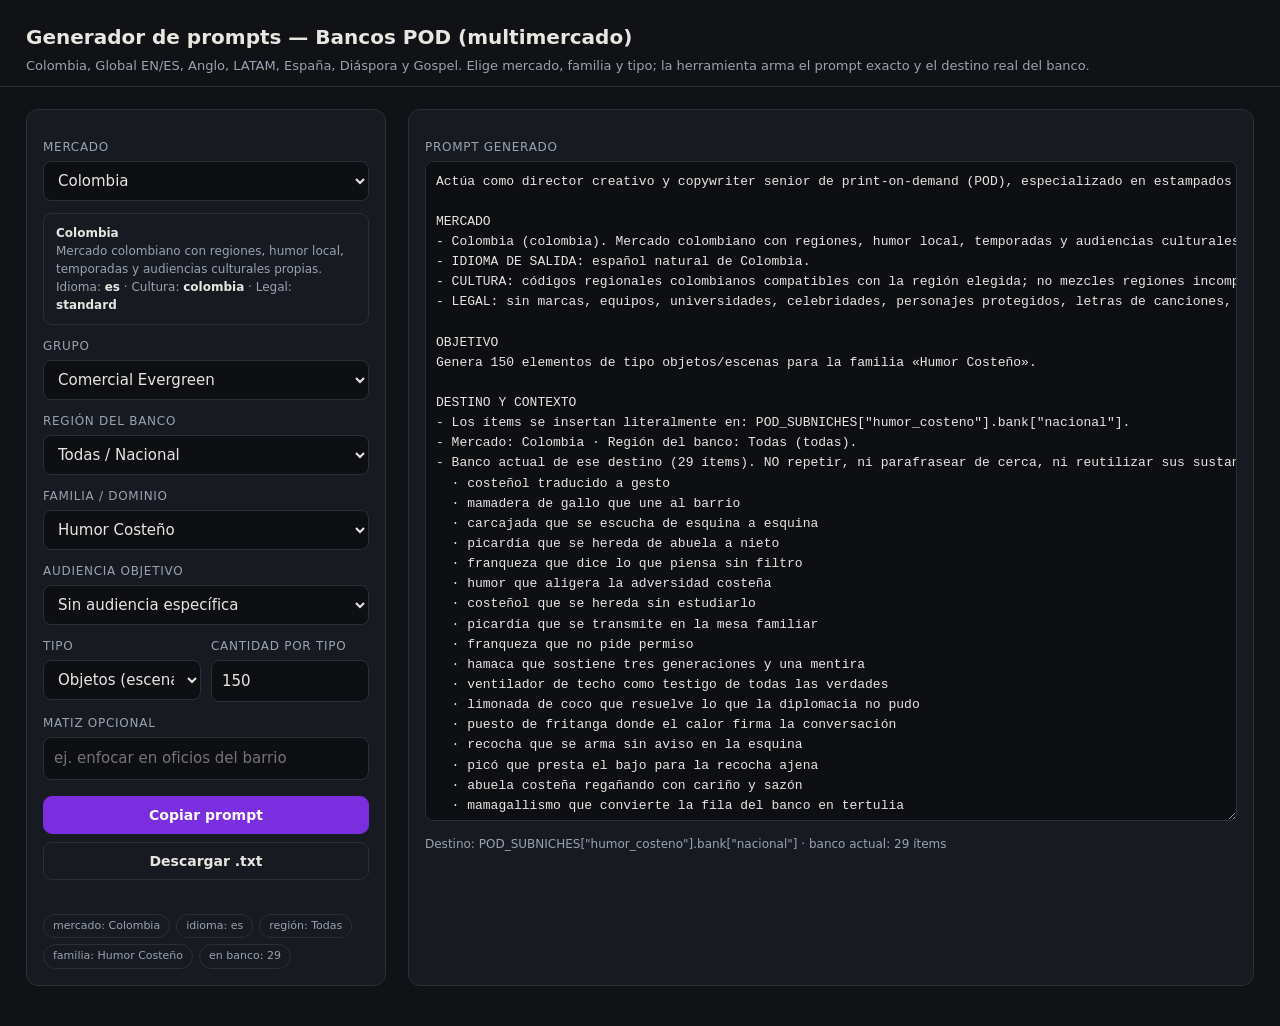
<file: herramienta-bancos.html>
<!DOCTYPE html>
<html lang="es">
<head>
<meta charset="utf-8">
<meta name="viewport" content="width=device-width, initial-scale=1">
<title>Generador de prompts — Bancos POD (multimercado)</title>
<style>
  :root { --bg:#101216; --panel:#171a20; --line:#2a2f38; --txt:#e8e6e1; --dim:#9aa3b0; --accent:#7a2ee0; --ok:#4fbf7a; }
  * { box-sizing:border-box; }
  body { margin:0; background:var(--bg); color:var(--txt); font:15px/1.5 system-ui,Segoe UI,Roboto,sans-serif; }
  header { padding:22px 26px 10px; border-bottom:1px solid var(--line); }
  h1 { margin:0 0 4px; font-size:20px; }
  header p { margin:0; color:var(--dim); font-size:13px; }
  main { display:grid; grid-template-columns:360px 1fr; gap:22px; padding:22px 26px 40px; }
  @media (max-width:900px) { main { grid-template-columns:1fr; } }
  .panel { background:var(--panel); border:1px solid var(--line); border-radius:12px; padding:16px; }
  label { display:block; font-size:12px; text-transform:uppercase; letter-spacing:.06em; color:var(--dim); margin:12px 0 5px; }
  select, input { width:100%; background:#0d0f13; color:var(--txt); border:1px solid var(--line); border-radius:8px; padding:9px 10px; font:inherit; }
  select:focus, input:focus, textarea:focus { outline:2px solid var(--accent); outline-offset:1px; }
  .row { display:grid; grid-template-columns:1fr 1fr; gap:10px; }
  .hint { color:var(--dim); font-size:12px; margin-top:8px; }
  .mkt { border:1px solid var(--line); border-radius:9px; padding:10px 12px; margin-top:12px; font-size:12px; color:var(--dim); }
  .mkt b { color:var(--txt); }
  button { margin-top:16px; width:100%; padding:11px 14px; border-radius:9px; border:1px solid var(--accent); background:var(--accent); color:#fff; font:600 14px/1 system-ui; cursor:pointer; }
  button.sec { background:transparent; color:var(--txt); border-color:var(--line); margin-top:8px; }
  button:hover { filter:brightness(1.12); }
  #prompt { min-height:540px; height:calc(100vh - 240px); resize:vertical; font:13px/1.55 ui-monospace,Consolas,monospace; white-space:pre; }
  textarea { width:100%; background:#0d0f13; color:var(--txt); border:1px solid var(--line); border-radius:8px; padding:10px; }
  .chips { display:flex; flex-wrap:wrap; gap:6px; margin-top:10px; }
  .chip { font-size:11px; color:var(--dim); border:1px solid var(--line); border-radius:99px; padding:3px 9px; }
  .warn { color:#f2c14e; font-size:12px; margin-top:10px; }
  .status { font-size:12px; color:var(--ok); min-height:16px; margin-top:8px; }
</style>
</head>
<body>
<header>
  <h1>Generador de prompts — Bancos POD (multimercado)</h1>
  <p>Colombia, Global EN/ES, Anglo, LATAM, España, Diáspora y Gospel. Elige mercado, familia y tipo; la herramienta arma el prompt exacto y el destino real del banco.</p>
</header>
<main>
  <section class="panel">
    <label for="mercado">Mercado</label>
    <select id="mercado"></select>
    <div class="mkt" id="mktInfo"></div>

    <div id="wrapGrupo">
      <label for="grupo">Grupo</label>
      <select id="grupo"></select>
    </div>

    <div id="wrapRegion">
      <label for="region">Región del banco</label>
      <select id="region"></select>
    </div>

    <label for="familia">Familia / dominio</label>
    <select id="familia"></select>

    <label for="audiencia">Audiencia objetivo</label>
    <select id="audiencia"></select>

    <div class="row">
      <div>
        <label for="tipo">Tipo</label>
        <select id="tipo">
          <option value="objetos" selected>Objetos (escenas)</option>
          <option value="frases">Frases (copy)</option>
          <option value="ambos">Ambos</option>
        </select>
      </div>
      <div>
        <label for="cantidad">Cantidad por tipo</label>
        <input id="cantidad" type="number" min="20" max="300" step="10" value="150">
      </div>
    </div>

    <label for="matiz">Matiz opcional</label>
    <input id="matiz" type="text" placeholder="ej. enfocar en oficios del barrio">

    <button id="copiar">Copiar prompt</button>
    <button id="descargar" class="sec">Descargar .txt</button>
    <div class="status" id="status"></div>
    <div class="chips" id="chips"></div>
    <div class="warn" id="warn" hidden>No se pudieron leer los bancos. Abre este archivo dentro de la carpeta del proyecto (junto a js/).</div>
  </section>

  <section class="panel">
    <label for="prompt">Prompt generado</label>
    <textarea id="prompt" readonly spellcheck="false"></textarea>
    <div class="hint" id="destino"></div>
  </section>
</main>

<script src="js/data-mercados.js"></script>
<script src="js/data-audiencias.js"></script>
<script src="js/data-bancos.js"></script>
<script src="js/banco-gospel-es.js"></script>
<script src="js/banco-gospel-en.js"></script>
<script src="js/banco-global.js"></script>
<script>
(function () {
  'use strict';

  var OK_DATA = typeof POD_SUBNICHES !== 'undefined' && typeof POD_MARKETS !== 'undefined';
  var $ = function (id) { return document.getElementById(id); };
  // Todo dato dinámico que llegue a un sink HTML debe codificarse como texto.
  function escHtml(value) {
    return String(value == null ? '' : value)
      .replace(/&/g, '&amp;')
      .replace(/</g, '&lt;')
      .replace(/>/g, '&gt;')
      .replace(/\"/g, '&quot;')
      .replace(/'/g, '&#39;');
  }

  var ui = {
    mercado: $('mercado'), grupo: $('grupo'), region: $('region'), familia: $('familia'),
    audiencia: $('audiencia'), tipo: $('tipo'), cantidad: $('cantidad'), matiz: $('matiz'),
    prompt: $('prompt'), status: $('status'), chips: $('chips'), mktInfo: $('mktInfo'),
    destino: $('destino'), wrapGrupo: $('wrapGrupo'), wrapRegion: $('wrapRegion')
  };

  if (!OK_DATA) {
    $('warn').hidden = false;
    ui.prompt.value = 'No se cargaron los bancos (POD_SUBNICHES / POD_MARKETS).\nAbre este HTML desde la carpeta del repositorio.';
    return;
  }

  var GROUPS = (typeof POD_NICHO_GROUPS !== 'undefined') ? POD_NICHO_GROUPS : { evergreen: 'Evergreen', temporada: 'Temporada' };
  var MARKETS = (typeof POD_MARKET_ORDER !== 'undefined' ? POD_MARKET_ORDER : Object.keys(POD_MARKETS)).filter(function (id) { return !!POD_MARKETS[id]; });
  var EN_KEYS = (typeof POD_BANK_KEYS_EN !== 'undefined') ? POD_BANK_KEYS_EN : ['global', 'us', 'uk', 'ca', 'au', 'anglo'];
  var ES_KEYS = (typeof POD_BANK_KEYS_ES !== 'undefined') ? POD_BANK_KEYS_ES : ['global_es', 'es', 'latam', 'mexico', 'caribe', 'cono_sur', 'spain'];

  function isGospel(m) { return m === 'gospel_es' || m === 'gospel_en'; }
  function langOf(m) { return (POD_MARKETS[m] || {}).language || 'es'; }
  function marketKeyOf(m, r) { return m + '|' + r; }
  function keyLang(k) {
    if (typeof _bankKeyLang === 'function') return _bankKeyLang(k);
    if (EN_KEYS.indexOf(k) !== -1) return 'en';
    if (ES_KEYS.indexOf(k) !== -1) return 'es';
    return null;
  }
  function targetLang(m) {
    var l = langOf(m);
    if (l === 'en') return 'en';
    if (l === 'es' || l === 'spanglish') return 'es';
    return null;
  }
  function regionLabel(id) {
    if (typeof POD_REGIONS !== 'undefined' && POD_REGIONS[id]) return POD_REGIONS[id];
    var map = { global: 'Global', us: 'US', uk: 'UK', ca: 'Canadá', au: 'Australia', global_es: 'Global hispano', es: 'España', latam: 'LATAM', mexico: 'México', caribe: 'Caribe', andina: 'Andina', cono_sur: 'Cono Sur', spain: 'España', universal_es: 'Universal (ES)', universal_en: 'Universal (EN)', nacional: 'Nacional' };
    return map[id] || id;
  }
  function audLabel(id) {
    var p = (typeof AUD_PROFILES !== 'undefined' && AUD_PROFILES[id]) || {};
    return p.label ? p.label : id;
  }
  function gospelDomains(m) {
    var src = m === 'gospel_en' ? window.GOSPEL_DOMINIOS_EN : window.GOSPEL_DOMINIOS_ES;
    return src ? Object.keys(src) : [];
  }
  function gospelDef(m) { return m === 'gospel_en' ? window.BANCO_GOSPEL_EN : window.BANCO_GOSPEL_ES; }
  function isAllAudiences(m, r) {
    if (typeof getAudiencesForMarketRegion !== 'function') return [];
    try { return getAudiencesForMarketRegion(m, r) || []; } catch (e) { return []; }
  }

  function fillMercado() {
    ui.mercado.innerHTML = MARKETS.map(function (m) {
      return '<option value="' + escHtml(m) + '">' + escHtml(POD_MARKETS[m].label) + '</option>';
    }).join('');
    fillGrupo();
  }

  function marketInfo() {
    var m = ui.mercado.value;
    var mk = POD_MARKETS[m] || {};
    ui.mktInfo.innerHTML = '<b>' + escHtml(mk.label) + '</b><br>' + escHtml(mk.description || '') +
      '<br>Idioma: <b>' + escHtml(mk.language || '') + '</b> · Cultura: <b>' + escHtml(mk.culture || '') + '</b> · Legal: <b>' + escHtml(mk.legal || '') + '</b>';
    var g = isGospel(m);
    ui.wrapGrupo.style.display = g ? 'none' : '';
    ui.wrapRegion.style.display = g ? 'none' : '';
  }

  function fillGrupo() {
    marketInfo();
    var m = ui.mercado.value;
    if (isGospel(m)) { fillRegion(); return; }
    var allowed = Object.keys(GROUPS).filter(function (id) {
      return Object.keys(POD_SUBNICHES).some(function (sid) {
        var s = POD_SUBNICHES[sid];
        return s && s.grupo === id && sid !== 'gospel_es' && sid !== 'gospel_en';
      });
    });
    ui.grupo.innerHTML = allowed.map(function (id) { return '<option value="' + escHtml(id) + '">' + escHtml(GROUPS[id]) + '</option>'; }).join('');
    fillRegion();
  }

  function fillRegion() {
    var m = ui.mercado.value;
    if (isGospel(m)) { ui.region.innerHTML = ''; fillFamilia(); return; }
    var list = (typeof POD_MARKET_REGIONS !== 'undefined' && POD_MARKET_REGIONS[m]) ? POD_MARKET_REGIONS[m] : [{ id: 'global', label: 'Global' }];
    ui.region.innerHTML = list.map(function (r) {
      return '<option value="' + escHtml(r.id) + '">' + escHtml(r.label || regionLabel(r.id)) + '</option>';
    }).join('');
    fillFamilia();
  }

  function familyList() {
    var m = ui.mercado.value;
    if (isGospel(m)) {
      var ds = gospelDomains(m);
      var def = gospelDef(m) || {};
      return ds.map(function (d) {
        var item = (def.dominios || {})[d] || {};
        return { id: d, nombre: item.label || d, keywords: item.keywords || [] };
      });
    }
    var region = ui.region.value;
    var group = ui.grupo.value;
    var ids = (typeof getSubnicheIdsForMarket === 'function')
      ? (getSubnicheIdsForMarket(m, group, region) || [])
      : Object.keys(POD_SUBNICHES);
    return ids.filter(function (id) {
      var s = POD_SUBNICHES[id];
      if (!s || !s.bank) return false;
      if (id === 'gospel_es' || id === 'gospel_en') return false;
      try { return getBankForSubniche(id, region, m).length > 0; } catch (e) { return false; }
    }).map(function (id) {
      var s = POD_SUBNICHES[id];
      var label = (typeof getSubnicheLabel === 'function') ? getSubnicheLabel(id, m) : s.nombre;
      return { id: id, nombre: label || s.nombre, keywords: s.keywords || [] };
    });
  }

  function fillFamilia() {
    var list = familyList();
    ui.familia.innerHTML = list.map(function (f) { return '<option value="' + escHtml(f.id) + '">' + escHtml(f.nombre) + '</option>'; }).join('');
    fillAudiencia();
  }

  function fillAudiencia() {
    var m = ui.mercado.value;
    var pool = isGospel(m) ? ((gospelDef(m) || {}).audiencias || []) : isAllAudiences(m, ui.region.value);
    if (!pool || !pool.length) {
      var s = POD_SUBNICHES[ui.familia.value] || {};
      pool = s.audiencias || [];
    }
    pool = pool.filter(function (id) { return !(typeof AUD_PROFILES !== 'undefined') || !!AUD_PROFILES[id]; });
    ui.audiencia.innerHTML = ['<option value="">Sin audiencia específica</option>'].concat(pool.map(function (id) {
      return '<option value="' + escHtml(id) + '">' + escHtml(audLabel(id)) + '</option>';
    })).join('');
    render();
  }

  function langBlock(m) {
    var l = langOf(m);
    if (l === 'en') {
      return ['IDIOMA DE SALIDA: inglés nativo y natural (US/UK/CA/AU según el mercado). Prohibido traducir literalmente del español; usa modismos reales del mercado.',
        'CULTURA: códigos culturales nativos del mercado anglosajón; nada de referencias latinas metidas a la fuerza.'];
    }
    if (l === 'spanglish') {
      return ['IDIOMA DE SALIDA: español con inglés natural cuando aporte (spanglish orgánico); no fuerces mezcla ni traduzcas literal.',
        'CULTURA: identidad colombiana viviendo en el exterior; nostalgia, familia, acento y orgullo de origen.'];
    }
    if (m === 'spain') {
      return ['IDIOMA DE SALIDA: español europeo natural (España); evita modismos latinoamericanos.',
        'CULTURA: códigos españoles contemporáneos; nada de referencias regionales de Colombia o LATAM.'];
    }
    if (m === 'latam') {
      return ['IDIOMA DE SALIDA: español neutro latinoamericano; evita modismos exclusivos de un solo país.',
        'CULTURA: referencias amplias de LATAM que funcionen en México, Centroamérica, Caribe hispano, Andina y Cono Sur.'];
    }
    if (m === 'global_es') {
      return ['IDIOMA DE SALIDA: español neutro; sin regionalismos.',
        'CULTURA: referencias universales; nada de códigos nacionales específicos.'];
    }
    if (isGospel(m)) {
      return ['IDIOMA DE SALIDA: ' + (m === 'gospel_en' ? 'inglés nativo natural.' : 'español natural.'),
        'DOCTRINA: trinitaria y cristocéntrica. Sin herejías, sin denominacionalismo, sin política partidista, sin marcas de iglesias.',
        'LEGAL: citas bíblicas solo si son exactas y de dominio público; prohibido usar letras de canciones de adoración o frases registradas.'];
    }
    if (m === 'colombia') {
      return ['IDIOMA DE SALIDA: español natural de Colombia.',
        'CULTURA: códigos regionales colombianos compatibles con la región elegida; no mezcles regiones incompatibles.'];
    }
    return ['IDIOMA DE SALIDA: español o inglés natural según el mercado; sin traducciones literales.'];
  }

  function existingItems() {
    var m = ui.mercado.value;
    var fam = ui.familia.value;
    var tipo = ui.tipo.value;
    if (isGospel(m)) {
      var d = (gospelDef(m) || {}).dominios || {};
      var dom = d[fam] || {};
      var out = [];
      if (tipo !== 'frases') out = out.concat(dom.objetos || []);
      if (tipo !== 'objetos') out = out.concat(dom.frases || []);
      return out;
    }
    try { return getBankForSubniche(fam, ui.region.value, m) || []; } catch (e) { return []; }
  }

  function targetKey() {
    var m = ui.mercado.value;
    var fam = ui.familia.value;
    if (isGospel(m)) return null;
    var region = ui.region.value;
    var s = POD_SUBNICHES[fam] || {};
    var bank = s.bank || {};
    if (bank[region]) return region;
    var prefer = {
      todas: ['nacional'], global: ['global', 'us', 'uk', 'ca', 'au'],
      us: ['us', 'global'], uk: ['uk', 'global'], ca: ['ca', 'global'], au: ['au', 'global'],
      spain: ['spain', 'es', 'global_es'], latam: ['latam', 'global_es', 'es'],
      mexico: ['mexico', 'latam', 'global_es', 'es'], caribe: ['caribe', 'latam', 'global_es', 'es'],
      cono_sur: ['cono_sur', 'latam', 'global_es', 'es'], andina: ['andina', 'global_es', 'es'],
      global_es: ['global_es', 'es'], universal_es: ['universal', 'global_es', 'es'],
      universal_en: ['universal', 'global', 'us']
    }[region] || [];
    for (var i = 0; i < prefer.length; i++) { if (bank[prefer[i]]) return prefer[i]; }
    var want = targetLang(m);
    var keys = Object.keys(bank);
    var same = keys.filter(function (k) { return keyLang(k) === want; });
    if (same.length) return same[0];
    return keys[0] || region;
  }

  function targetPath() {
    var m = ui.mercado.value;
    var fam = ui.familia.value;
    if (isGospel(m)) {
      var lib = m === 'gospel_en' ? 'GOSPEL_DOMINIOS_EN' : 'GOSPEL_DOMINIOS_ES';
      var t = ui.tipo.value;
      if (t === 'ambos') return lib + '["' + fam + '"].objetos y ' + lib + '["' + fam + '"].frases';
      return lib + '["' + fam + '"].' + t;
    }
    return 'POD_SUBNICHES["' + fam + '"].bank["' + targetKey() + '"]';
  }

  function familyMeta() {
    var m = ui.mercado.value;
    var fam = ui.familia.value;
    if (isGospel(m)) {
      var def = gospelDef(m) || {};
      var d = (def.dominios || {})[fam] || {};
      return { nombre: d.label || fam, keywords: d.keywords || [], desc: d.desc || '', nombreInterno: def.nombre || '' };
    }
    var s = POD_SUBNICHES[fam] || {};
    return { nombre: s.nombre_es && langOf(m) === 'es' ? s.nombre_es : s.nombre, keywords: s.keywords || [], desc: '', nombreInterno: s.nombre || '' };
  }

  function buildPrompt() {
    var m = ui.mercado.value;
    var mk = POD_MARKETS[m] || {};
    var fam = ui.familia.value;
    var meta = familyMeta();
    var tipo = ui.tipo.value;
    var n = Math.max(20, Math.min(300, parseInt(ui.cantidad.value, 10) || 150));
    var existing = existingItems();
    var audId = ui.audiencia.value;
    var aud = (typeof AUD_PROFILES !== 'undefined' && AUD_PROFILES[audId]) || null;
    var matiz = String(ui.matiz.value || '').trim();
    var tipoTxt = tipo === 'objetos' ? 'objetos/escenas' : tipo === 'frases' ? 'frases/mensajes' : 'objetos/escenas Y frases/mensajes';
    var L = [];

    L.push('Actúa como director creativo y copywriter senior de print-on-demand (POD), especializado en estampados originales y bancos creativos.');
    L.push('');
    L.push('MERCADO');
    L.push('- ' + mk.label + ' (' + m + '). ' + (mk.description || ''));
    langBlock(m).forEach(function (x) { L.push('- ' + x); });
    if (mk.legal === 'strict') {
      L.push('- LEGAL ESTRICTO: nada de marcas, frases registradas, logos, estética de marca, equipos, universidades, celebridades, personajes protegidos, letras de canciones ni citas de películas. Solo frases y conceptos originales.');
    } else {
      L.push('- LEGAL: sin marcas, equipos, universidades, celebridades, personajes protegidos, letras de canciones, citas de películas ni propiedad intelectual registrada.');
    }
    if (isGospel(m)) {
      var def = gospelDef(m) || {};
      L.push('- DOCTRINA OBLIGATORIA: ' + (def.doctrine || 'trinitaria y cristocéntrica') + '. ' + (def.antiHerejia || 'Sin herejías ni sincretismo.'));
    }
    L.push('');
    L.push('OBJETIVO');
    L.push('Genera ' + (tipo === 'ambos' ? n + ' objetos/escenas y ' + n + ' frases/mensajes' : n + ' elementos de tipo ' + tipoTxt) + ' para la familia «' + meta.nombre + '»' + (meta.desc ? ' (' + meta.desc + ')' : '') + '.' + (isGospel(m) ? ' Dominio doctrinal: ' + fam + '.' : ''));
    L.push('');
    L.push('DESTINO Y CONTEXTO');
    L.push('- Los ítems se insertan literalmente en: ' + targetPath() + '.');
    if (!isGospel(m)) L.push('- Mercado: ' + mk.label + ' · Región del banco: ' + regionLabel(ui.region.value) + ' (' + ui.region.value + ').');
    L.push('- Banco actual de ese destino (' + existing.length + ' ítems). NO repetir, ni parafrasear de cerca, ni reutilizar sus sustantivos principales:');
    if (existing.length) existing.slice(0, 80).forEach(function (it) { L.push('  · ' + it); });
    else L.push('  (vacío)');
    if (existing.length > 80) L.push('  · …(' + (existing.length - 80) + ' más, todos prohibidos de repetir)');
    L.push('- Keywords declaradas de la familia: ' + (meta.keywords.join(', ') || '(sin keywords)') + '.');
    if (aud) {
      L.push('- Audiencia objetivo: «' + (aud.label || audId) + '» (' + (aud.edad || '') + ', ' + (aud.genero || '') + '). Perfil: ' + (aud.perfil || '') + '. Códigos: ' + (aud.codigos || '') + '. Evita: ' + (aud.rechaza || '') + '.');
    }
    if (matiz) L.push('- Matiz solicitado por el usuario: ' + matiz + '.');
    L.push('');
    L.push('FORMATO DE SALIDA (estricto)');
    L.push('Devuelve SOLO un JSON válido, sin markdown, sin explicaciones y sin comentarios:');
    if (tipo === 'ambos') {
      L.push('{"mercado":"' + m + '","familia":"' + fam + '","tipo":"ambos","objetos":[' + n + ' strings],"frases":[' + n + ' strings]}');
    } else {
      L.push('{"mercado":"' + m + '","familia":"' + fam + '","tipo":"' + tipo + '","items":[' + n + ' strings]}');
    }
    L.push('');
    L.push('REGLAS DE CONTENIDO — OBJETOS/ESCENAS');
    L.push('1. Cada ítem describe un objeto o escena concreta con actitud, acción o consecuencia: no un sustantivo suelto ni una metáfora abstracta.');
    L.push('2. Extensión: 6 a 16 palabras. Sin punto final, sin numeración y sin comillas internas.');
    L.push('3. Un solo foco por ítem: un objeto/gesto central; prohibido encadenar dos ideas o listas de objetos.');
    L.push('4. Debe verse como idea de estampado: silueta reconocible, legible en camiseta, sin microescenas imposibles.');
    L.push('5. Tono según la familia; no explicar el chiste ni añadir moraleja.');
    L.push('6. Prohibido: nombres propios reales, marcas, IP protegida y datos inventados.');
    L.push('7. Nada de relleno genérico (sol, flores, montañas, aves) si la familia no lo pide.');
    L.push('8. Variedad real: no repetir estructuras ("X que Y") más de una de cada cinco veces.');
    L.push('9. Cada ítem debe pertenecer inequívocamente a esta familia y mercado; si podría servir a otra, descártalo.');
    L.push('10. Escribe exactamente en el idioma de salida indicado, con la naturalidad de ese mercado.');
    L.push('');
    L.push('REGLAS DE CONTENIDO — FRASES/MENSAJES');
    L.push('1. Extensión: 3 a 9 palabras. Gancho comercial legible completo en el pecho de una camiseta.');
    L.push('2. Sin punto final, sin signos decorativos, sin emojis ni placeholders.');
    L.push('3. Tono según la familia; nada de explicaciones ni microcopy.');
    L.push('4. Prohibido: marcas, IP protegida, canciones, citas, nombres propios y datos.');
    L.push('5. Variedad: no repetir la misma fórmula inicial ni duplicar significado entre frases.');
    L.push('6. Idioma de salida: el del mercado, natural y vendedor.');
    L.push('');
    L.push('CONTROL DE CALIDAD ANTES DE RESPONDER');
    L.push('a) Cuenta exacta: ' + (tipo === 'ambos' ? n + ' objetos y ' + n + ' frases' : n + ' ítems') + '.');
    L.push('b) Cero duplicados exactos y cero variantes obvias del banco actual.');
    L.push('c) Nada fuera de familia, mercado, idioma o legal.');
    L.push('d) JSON válido, sin texto fuera de él y sin bloques de código.');
    return L.join('\n');
  }

  function render() {
    if (!ui.familia.value) { ui.prompt.value = ''; ui.destino.textContent = ''; return; }
    ui.prompt.value = buildPrompt();
    ui.destino.textContent = 'Destino: ' + targetPath() + '  ·  banco actual: ' + existingItems().length + ' ítems';
    var meta = familyMeta();
    ui.chips.innerHTML = [
      'mercado: ' + POD_MARKETS[ui.mercado.value].label,
      'idioma: ' + langOf(ui.mercado.value),
      isGospel(ui.mercado.value) ? 'dominio: ' + ui.familia.value : 'región: ' + regionLabel(ui.region.value),
      'familia: ' + meta.nombre,
      'en banco: ' + existingItems().length
    ].map(function (t) { return '<span class="chip">' + escHtml(t) + '</span>'; }).join('');
  }

  ui.mercado.addEventListener('change', fillGrupo);
  ui.grupo.addEventListener('change', fillRegion);
  ui.region.addEventListener('change', fillFamilia);
  ui.familia.addEventListener('change', fillAudiencia);
  ui.audiencia.addEventListener('change', render);
  ui.tipo.addEventListener('change', render);
  ui.cantidad.addEventListener('input', render);
  ui.matiz.addEventListener('input', render);

  $('copiar').addEventListener('click', function () {
    var txt = ui.prompt.value;
    function done(okFlag) {
      ui.status.textContent = okFlag ? 'Prompt copiado.' : 'No se pudo copiar: selecciona el texto y usa Ctrl+C.';
      setTimeout(function () { ui.status.textContent = ''; }, 2500);
    }
    if (navigator.clipboard && navigator.clipboard.writeText) {
      navigator.clipboard.writeText(txt).then(function () { done(true); }, function () { done(false); });
    } else {
      ui.prompt.focus(); ui.prompt.select();
      done(document.execCommand('copy'));
    }
  });

  $('descargar').addEventListener('click', function () {
    var blob = new Blob([ui.prompt.value], { type: 'text/plain;charset=utf-8' });
    var a = document.createElement('a');
    a.href = URL.createObjectURL(blob);
    a.download = 'prompt-banco-' + ui.mercado.value + '-' + ui.familia.value + '.txt';
    document.body.appendChild(a); a.click();
    setTimeout(function () { URL.revokeObjectURL(a.href); a.remove(); }, 500);
  });

  fillMercado();
})();
</script>
</body>
</html>
</file>
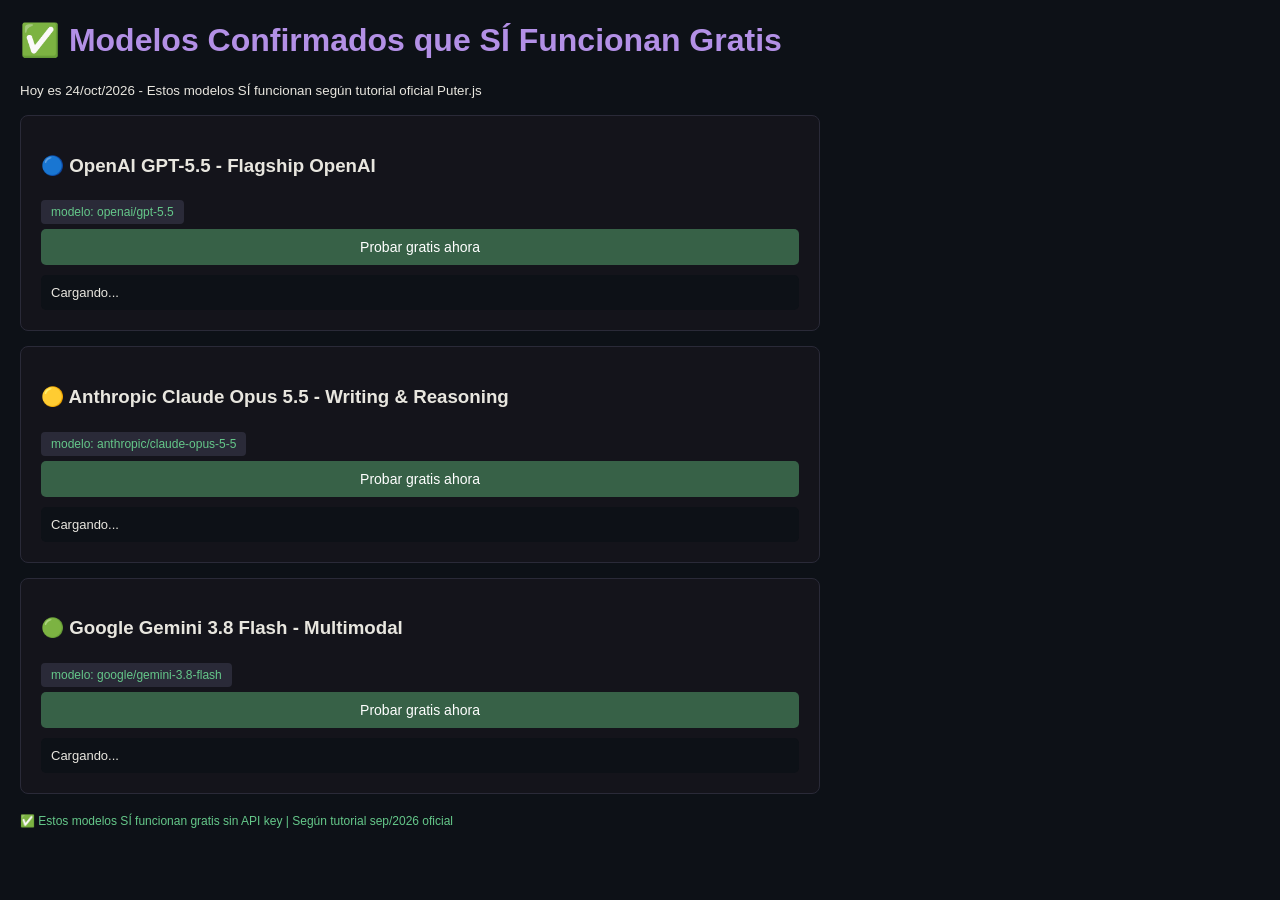
<file: modelos-IA.html>
<!DOCTYPE html>
<html lang="es">
<head>
  <meta charset="UTF-8">
  <title>🔥 Modelos Confirmados Puter.js - Gratis SIN API Key</title>
  <style>
    body{font-family:Arial,sans-serif;max-width:800px;margin:20px;background:#0d1117;color:#e8e6df}
    h1{color:#b390e6}
    .tarjeta{background:#14141b;padding:20px;margin:15px 0;border-radius:8px;border:1px solid #2a2a38}
    .boton{background:#376147;color:white;border:none;padding:10px 20px;border-radius:5px;cursor:pointer;font-size:14px;width:100%}
    .resultado{margin-top:10px;padding:10px;background:#0d1117;border-radius:5px;white-space:pre-wrap;word-wrap:break-word;font-size:13px}
    .etiqueta{background:#2a2a38;color:#65c88a;padding:5px 10px;border-radius:4px;font-size:12px;display:inline-block;margin:5px 0}
  </style>
</head>
<body>
 
  <h1>✅ Modelos Confirmados que SÍ Funcionan Gratis</h1>
  <p><small>Hoy es 24/oct/2026 - Estos modelos SÍ funcionan según tutorial oficial Puter.js</small></p>
 
  <!-- OpenAI GPT-5.5 -->
  <div class="tarjeta">
    <h3>🔵 OpenAI GPT-5.5 - Flagship OpenAI</h3>
    <p class="etiqueta">modelo: openai/gpt-5.5</p>
    <button class="boton" onclick="probarOpenAI()">Probar gratis ahora</button>
    <div class="resultado" id="resultado-openai">Cargando...</div>
  </div>
 
  <!-- Anthropic Claude Opus 5.5 -->
  <div class="tarjeta">
    <h3>🟡 Anthropic Claude Opus 5.5 - Writing & Reasoning</h3>
    <p class="etiqueta">modelo: anthropic/claude-opus-5-5</p>
    <button class="boton" onclick="probarAnthropic()">Probar gratis ahora</button>
    <div class="resultado" id="resultado-anthropic">Cargando...</div>
  </div>
 
  <!-- Google Gemini 3.8 Flash -->
  <div class="tarjeta">
    <h3>🟢 Google Gemini 3.8 Flash - Multimodal</h3>
    <p class="etiqueta">modelo: google/gemini-3.8-flash</p>
    <button class="boton" onclick="probarGoogle()">Probar gratis ahora</button>
    <div class="resultado" id="resultado-google">Cargando...</div>
  </div>
 
  <script src="https://js.puter.com/v2/"></script>
 
  <script>
    // Probar OpenAI GPT-5.5
    function probarOpenAI() {
      document.getElementById('resultado-openai').textContent = "Probando OpenAI GPT-5.5...";
      puter.ai.chat(
        "Escribe una función TypeScript para ordenar un array de objetos por fecha",
        { model: "openai/gpt-5.5" }
      ).then(res => {
        document.getElementById('resultado-openai').innerHTML = "<strong>✅ OpenAI GPT-5.5:</strong><br>" + res;
      }).catch(err => {
        document.getElementById('resultado-openai').innerHTML = "<strong>❌ Error:</strong><br>" + err.message;
      });
    }
 
    // Probar Anthropic Claude Opus 5.5
    function probarAnthropic() {
      document.getElementById('resultado-anthropic').textContent = "Probando Anthropic Claude Opus 5.5...";
      puter.ai.chat(
        "Escribe un cuento corto sobre un detective que viaja en el tiempo en estilo noir",
        { model: "anthropic/claude-opus-5-5" }
      ).then(res => {
        document.getElementById('resultado-anthropic').innerHTML = "<strong>✅ Anthropic Claude Opus 5.5:</strong><br>" + res;
      }).catch(err => {
        document.getElementById('resultado-anthropic').innerHTML = "<strong>❌ Error:</strong><br>" + err.message;
      });
    }
 
    // Probar Google Gemini 3.8 Flash
    function probarGoogle() {
      document.getElementById('resultado-google').textContent = "Probando Google Gemini 3.8 Flash...";
      puter.ai.chat(
        "Diseña un componente CSS grid para un layout de tarjetas responsive",
        { model: "google/gemini-3.8-flash" }
      ).then(res => {
        document.getElementById('resultado-google').innerHTML = "<strong>✅ Google Gemini 3.8 Flash:</strong><br>" + res;
      }).catch(err => {
        document.getElementById('resultado-google').innerHTML = "<strong>❌ Error:</strong><br>" + err.message;
      });
    }
  </script>
 
  <p style="margin-top: 20px; font-size: 12px; color: #65c88a;">
    ✅ Estos modelos SÍ funcionan gratis sin API key | Según tutorial sep/2026 oficial
  </p>
 
</body>
</html>
</file>
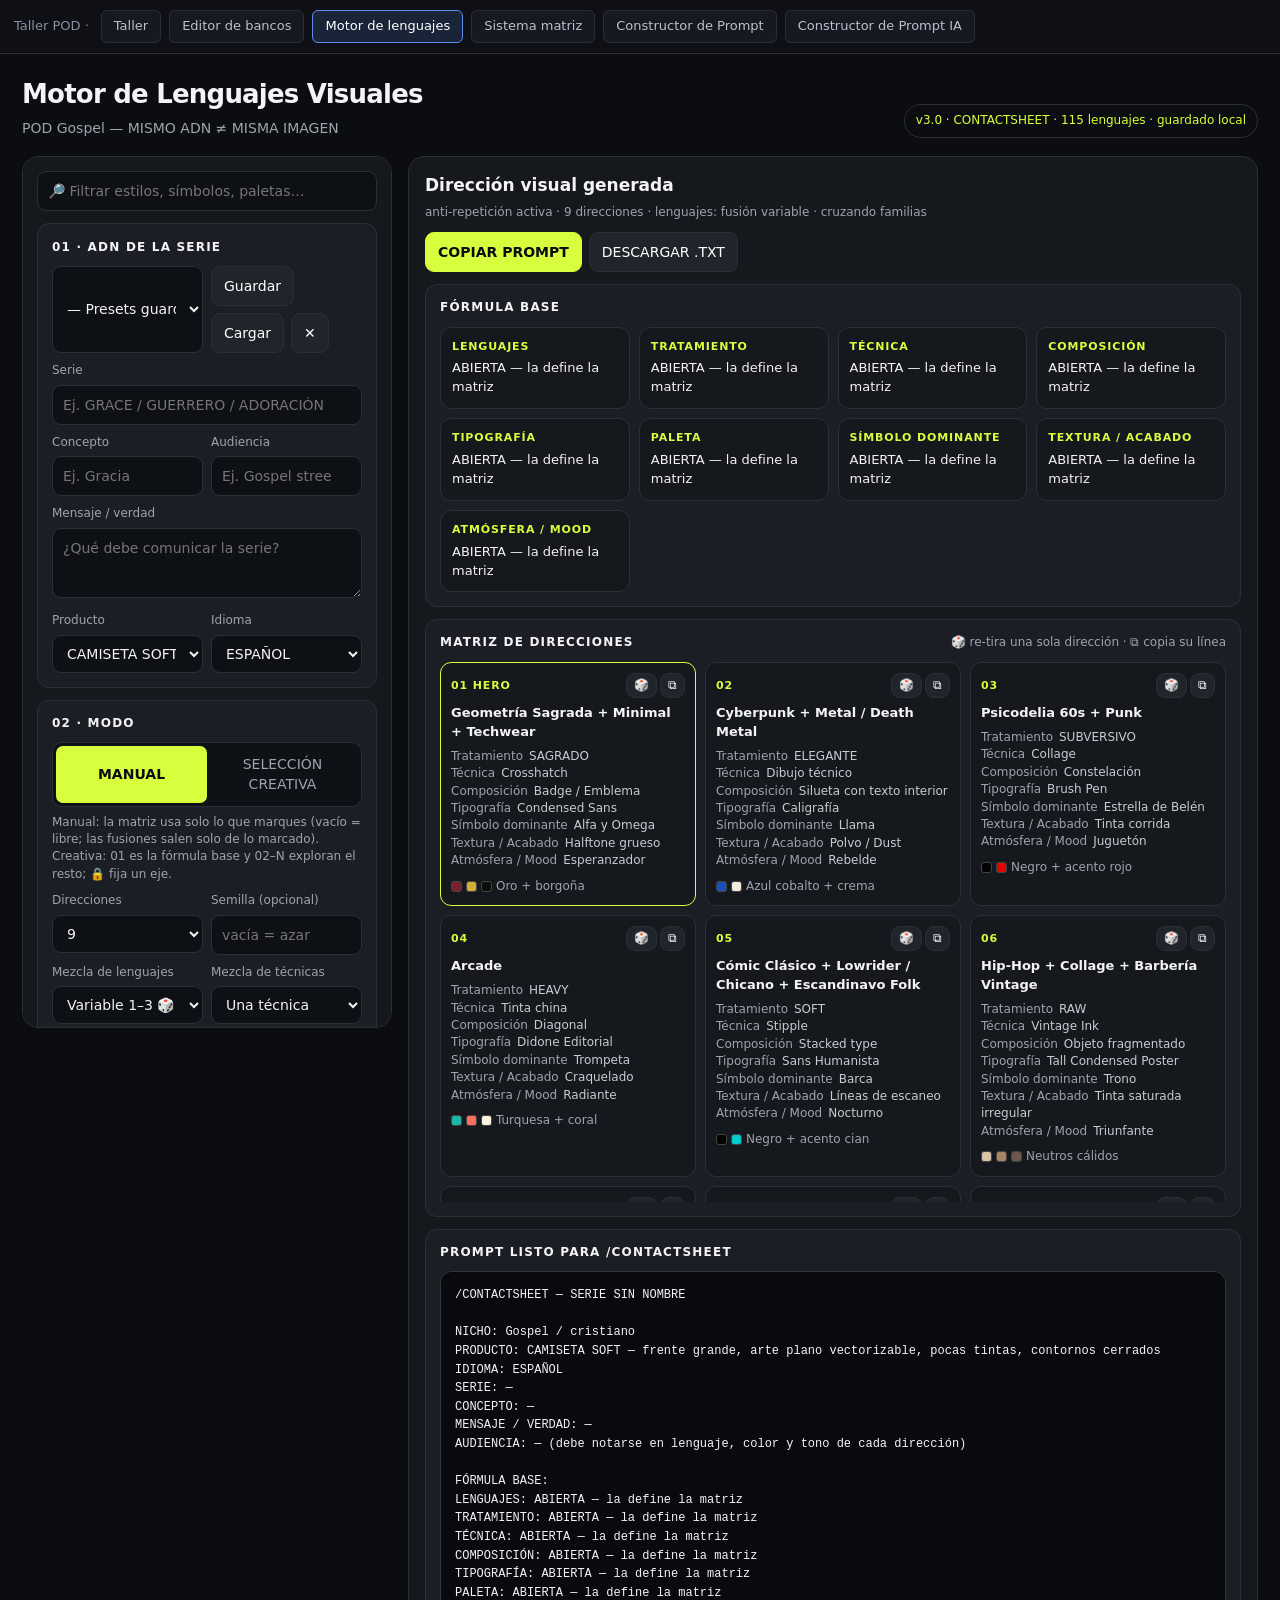
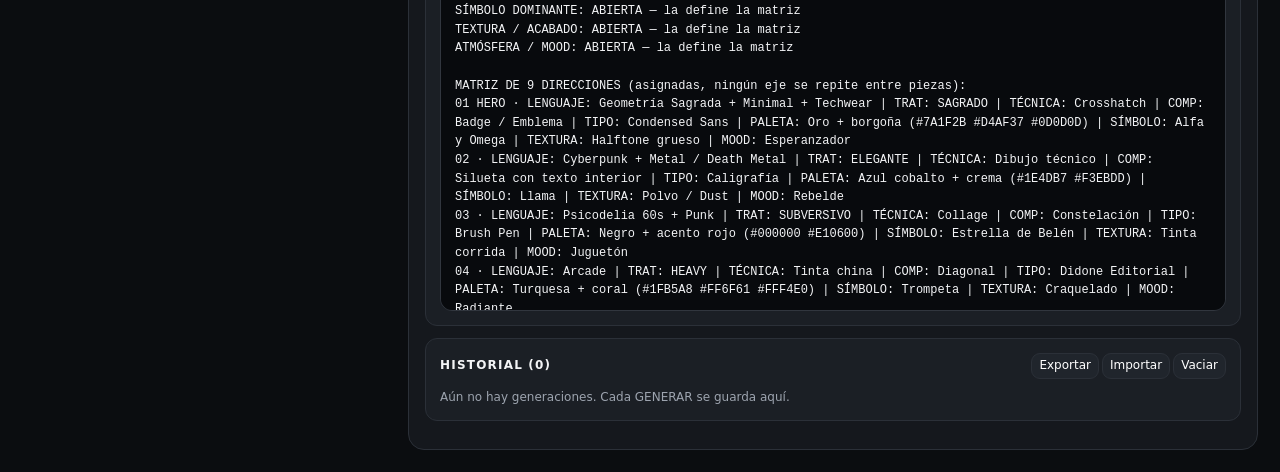
<file: motor-lenguajes-visuales.html>
﻿<!DOCTYPE html>
<html lang="es"><head><meta charset="UTF-8"><meta name="viewport" content="width=device-width,initial-scale=1">
<title>Motor de Lenguajes Visuales — POD Gospel v3</title>
<style>
:root{--bg:#0d0f12;--panel:#15181d;--p2:#1b1f25;--line:#2b3038;--text:#f3f4f6;--muted:#9da4af;--ac:#d8ff3e;--ac2:#8ea81f}
*{box-sizing:border-box}body{margin:0;background:#0b0d10;color:var(--text);font:14px/1.45 Inter,system-ui,sans-serif}
button,input,textarea,select{font:inherit}button{cursor:pointer}
.app{max-width:1450px;margin:auto;padding:22px}
header{display:flex;justify-content:space-between;align-items:flex-end;gap:16px;margin-bottom:18px}
h1{font-size:26px;margin:0 0 4px;letter-spacing:-.03em}.sub,.note{color:var(--muted)}.note{font-size:12px;margin-top:7px}
.badge{border:1px solid var(--line);padding:7px 11px;border-radius:99px;color:var(--ac);font-size:12px}
.grid{display:grid;grid-template-columns:370px 1fr;gap:16px}
.panel{background:var(--panel);border:1px solid var(--line);border-radius:16px}
.controls{padding:14px;position:sticky;top:14px;align-self:start;max-height:calc(100vh - 28px);overflow:auto}.ws{padding:16px}
.section{padding:14px;border:1px solid var(--line);border-radius:12px;background:var(--p2);margin-bottom:12px}
h2{font-size:12px;text-transform:uppercase;letter-spacing:.1em;margin:0}
.ah{display:flex;justify-content:space-between;align-items:center;margin-bottom:10px}
label{display:block;color:var(--muted);font-size:12px;margin:9px 0 5px}
input:not([type=checkbox]),textarea,select{width:100%;background:#0d1014;color:var(--text);border:1px solid var(--line);border-radius:9px;padding:9px 10px;outline:none}
input:focus,textarea:focus,select:focus{border-color:var(--ac)}textarea{min-height:70px;resize:vertical}
.row{display:grid;grid-template-columns:1fr 1fr;gap:8px}.checkgrid{display:grid;grid-template-columns:1fr 1fr;gap:6px}
.fh{font-size:11px;color:var(--ac);font-weight:800;letter-spacing:.08em;margin:10px 0 5px}
.chip{position:relative;margin:0}.chip input{position:absolute;opacity:0;pointer-events:none}
.chip span{display:flex;align-items:center;gap:5px;padding:7px 8px;border:1px solid var(--line);border-radius:8px;background:#101318;color:#c7ccd3;font-size:12px}
.chip input:checked+span{border-color:var(--ac);background:rgba(216,255,62,.09);color:#fff}
.sw{width:11px;height:11px;border-radius:3px;border:1px solid #444;display:inline-block}
.btn,.ib{border:1px solid var(--line);background:#20252c;color:#fff;border-radius:9px;padding:9px 12px}
.ib{padding:3px 7px;margin-left:3px;font-size:12px}.ib.on{border-color:var(--ac)}
.btn.pri{background:var(--ac);border-color:var(--ac);color:#0a0c0e;font-weight:800}.btn:hover,.ib:hover{filter:brightness(1.15)}
.acts{display:flex;gap:7px;flex-wrap:wrap;margin-top:10px}
.mode{display:flex;background:#0e1115;border:1px solid var(--line);border-radius:10px;padding:3px}
.mode button{flex:1;border:0;background:none;color:var(--muted);padding:8px;border-radius:7px}.mode .active{background:var(--ac);color:#0b0d10;font-weight:800}
.chk{display:flex;align-items:center;gap:7px;margin:10px 0 0;color:#ddd}
.hero{display:flex;justify-content:space-between;align-items:center;gap:10px;margin-bottom:12px;flex-wrap:wrap}
.formula{display:grid;grid-template-columns:repeat(4,1fr);gap:9px}
.card{border:1px solid var(--line);background:var(--panel);border-radius:11px;padding:11px;font-size:13px}
.card b{display:block;font-size:11px;text-transform:uppercase;letter-spacing:.08em;color:var(--ac);margin-bottom:5px}
.out{background:#080a0d;border:1px solid #31363e;border-radius:12px;padding:14px;white-space:pre-wrap;font:12px/1.55 Consolas,monospace;min-height:380px;max-height:640px;overflow:auto}
.h{display:flex;gap:8px;align-items:center;border:1px solid var(--line);border-radius:10px;padding:8px 10px;margin-bottom:6px;background:var(--panel);font-size:12px}
.h div{flex:1;min-width:0}.h small{color:var(--muted);display:block;white-space:nowrap;overflow:hidden;text-overflow:ellipsis}
.toast{position:fixed;right:20px;bottom:20px;background:#e8ff8a;color:#0a0c0e;padding:10px 14px;border-radius:9px;font-weight:700;opacity:0;transition:.2s;pointer-events:none}.toast.show{opacity:1}
.dgrid{display:grid;grid-template-columns:repeat(auto-fill,minmax(250px,1fr));gap:9px;max-height:540px;overflow:auto}
.dc{border:1px solid var(--line);background:var(--panel);border-radius:11px;padding:10px;font-size:12px}.dc:first-child{border-color:var(--ac)}
.dh{display:flex;justify-content:space-between;align-items:center;color:var(--ac);font-size:11px;letter-spacing:.08em}
.dl{font-weight:800;font-size:13px;margin:6px 0}.dm span{display:block;color:#c7ccd3}.dm em{font-style:normal;color:var(--muted);margin-right:6px}
.dp{margin-top:8px;color:var(--muted);display:flex;gap:4px;align-items:center}
.section.fold .bd{display:none}.section.fold .ah{margin-bottom:0}
@media(max-width:980px){.grid{grid-template-columns:1fr}.controls{position:static;max-height:none}.formula{grid-template-columns:1fr 1fr}}
</style></head><body>
<style>
  .pod-nav{display:flex;gap:8px;flex-wrap:wrap;align-items:center;padding:10px 14px;background:#0E1016;border-bottom:1px solid #2A2E38;font-family:system-ui,-apple-system,"Segoe UI",sans-serif;font-size:13px}
  .pod-nav .pod-nav-title{color:#8A90A0;margin-right:4px}
  .pod-nav a{color:#B9C0CF;text-decoration:none;padding:6px 12px;border:1px solid #2A2E38;border-radius:6px;background:#161920}
  .pod-nav a:hover{color:#fff;border-color:#5B8DEF}
  .pod-nav a[aria-current="page"]{color:#fff;background:rgba(91,141,239,.16);border-color:#5B8DEF}
</style>
<nav class="pod-nav" aria-label="Herramientas POD">
  <span class="pod-nav-title">Taller POD ·</span>
  <a href="index.html">Taller</a>
  <a href="editor-bancos.html">Editor de bancos</a>
  <a href="motor-lenguajes-visuales.html" aria-current="page">Motor de lenguajes</a>
  <a href="sistema_matriz.html">Sistema matriz</a>
  <a href="constructor-prompt.html">Constructor de Prompt</a>
  <a href="constructor-prompt-ia.html">Constructor de Prompt IA</a>
</nav>
<div class="app">
<header><div><h1>Motor de Lenguajes Visuales</h1><div class="sub">POD Gospel — MISMO ADN ≠ MISMA IMAGEN</div></div><div class="badge">v3.0 · CONTACTSHEET · <span id="cnt"></span> · guardado local</div></header>
<div class="grid">
<aside class="panel controls">
 <input id="flt" placeholder="🔎 Filtrar estilos, símbolos, paletas…" style="margin-bottom:12px">
 <div class="section"><div class="ah"><h2>01 · ADN de la serie</h2></div>
  <div class="row"><select id="presets"></select><div class="acts" style="margin:0"><button class="btn" data-a="psave">Guardar</button><button class="btn" data-a="pload">Cargar</button><button class="btn" data-a="pdel">✕</button></div></div>
  <label>Serie</label><input id="serie" placeholder="Ej. GRACE / GUERRERO / ADORACIÓN">
  <div class="row"><div><label>Concepto</label><input id="concepto" placeholder="Ej. Gracia"></div><div><label>Audiencia</label><input id="audiencia" list="aud" placeholder="Ej. Gospel streetwear"></div></div>
  <datalist id="aud"><option>Gospel streetwear<option>Jóvenes cristianos urbanos<option>Mujeres cristianas<option>Hombres de fe / guerreros<option>Familias<option>Iglesia tradicional heritage<option>Hispanos en EE.UU.<option>Colombia / LATAM<option>Alternativos / skaters<option>Minimalistas premium</datalist>
  <label>Mensaje / verdad</label><textarea id="mensaje" placeholder="¿Qué debe comunicar la serie?"></textarea>
  <div class="row"><div><label>Producto</label><select id="producto"></select></div><div><label>Idioma</label><select id="idioma"><option>ESPAÑOL<option>INGLÉS</select></div></div>
 </div>
 <div class="section"><div class="ah"><h2>02 · Modo</h2></div>
  <div class="mode"><button id="manualBtn" data-a="manual">MANUAL</button><button id="creativeBtn" data-a="creative">SELECCIÓN CREATIVA</button></div>
  <div class="note">Manual: la matriz usa solo lo que marques (vacío = libre; las fusiones salen solo de lo marcado). Creativa: 01 es la fórmula base y 02–N exploran el resto; 🔒 fija un eje.</div>
  <div class="row"><div><label>Direcciones</label><select id="n"><option>3<option>6<option selected>9<option>12<option>18</select></div><div><label>Semilla (opcional)</label><input id="seed" placeholder="vacía = azar"></div></div>
  <div class="row"><div><label>Mezcla de lenguajes</label><select id="mix"><option value="1">Puro (1 estilo)<option value="2">Fusión de 2<option value="3">Fusión de 3<option value="R">Variable 1–3 🎲</select></div><div><label>Mezcla de técnicas</label><select id="mixT"><option value="1">Una técnica<option value="2">Híbrida (2)<option value="R">Variable 1–2 🎲</select></div></div>
  <label class="chk"><input type="checkbox" id="cross"> Cruzar familias (fusiones más inesperadas)</label>
  <label class="chk"><input type="checkbox" id="anti"> Anti-repetición (penaliza lo usado en tu historial)</label>
 </div>
 <div id="axes"></div>
 <div class="section"><div class="ah"><h2><span id="rn">10</span> · Reglas</h2></div><textarea id="rules" style="min-height:150px"></textarea>
  <div class="acts"><button class="btn pri" data-a="gen">GENERAR</button><button class="btn" data-a="dall">🎲 TODO</button><button class="btn" data-a="reset">REINICIAR</button></div></div>
</aside>
<main class="panel ws">
 <div class="hero"><div><h2 style="font-size:17px;text-transform:none;letter-spacing:0">Dirección visual generada</h2><div class="note" id="info">Brief de arte antes del CONTACTSHEET.</div></div>
  <div class="acts" style="margin:0"><button class="btn pri" data-a="copy">COPIAR PROMPT</button><button class="btn" data-a="txt">DESCARGAR .TXT</button></div></div>
 <div class="section"><div class="ah"><h2>Fórmula base</h2></div><div class="formula" id="formula"></div></div>
 <div class="section"><div class="ah"><h2>Matriz de direcciones</h2><span class="note" style="margin:0">🎲 re-tira una sola dirección · ⧉ copia su línea</span></div><div class="dgrid" id="dirs"></div></div>
 <div class="section"><div class="ah"><h2>Prompt listo para /CONTACTSHEET</h2></div><div class="out" id="out"></div></div>
 <div class="section"><div class="ah"><h2>Historial (<span id="hc">0</span>)</h2><span><button class="ib" data-a="exp">Exportar</button><button class="ib" data-a="imp">Importar</button><button class="ib" data-a="hclr">Vaciar</button></span></div><div id="hist"></div><input type="file" id="file" accept=".json" hidden></div>
</main></div></div><div class="toast" id="toast"></div>
<script>
const $=i=>document.getElementById(i),sp=s=>s.split(","),esc=s=>String(s).replace(/[&<>"]/g,c=>({"&":"&amp;","<":"&lt;",">":"&gt;",'"':"&quot;"}[c]));
const mem={};let warned=0;
const L=(k,d)=>{try{const v=localStorage.getItem(k);return v?JSON.parse(v):(mem[k]??d)}catch(e){return mem[k]??d}};
const W=(k,v)=>{mem[k]=v;try{localStorage.setItem(k,JSON.stringify(v))}catch(e){if(!warned++)toast("Sin localStorage: guardo solo en esta sesión")}};
const F={"CULTURA URBANA":"Streetwear,Skate,Hip-Hop,Punk,Grunge,Graffiti,Utility,Cyberpunk,Neon Glitch,Pixel Retro,Sticker Bomb,Lowrider / Chicano,Rave Flyer,Techwear",
"HERITAGE":"Collegiate,Athletic,Workwear,Western,Americana,Vintage Gospel,Medieval Iluminado,Art Déco,Letterpress,Etiqueta de Whisky,Barbería Vintage,Bizantino / Ícono,Celta,Heráldico,Sign Painting",
"MODA / EDITORIAL":"Minimal,Editorial,Swiss / International,Luxury Graphic,Avant-Garde,Art Direction,Brutal Chic,Dark Academia,Quiet Luxury,Monograma",
"ARTÍSTICO":"Tattoo,Woodblock,Engraving,Linocut,Poster Art,Collage,Hand-drawn,Ukiyo-e,Psicodélico,Vitral,Risograph,Sumi-e,Cómic Clásico,Manga,Pop Art,Mosaico,Tinta y Acuarela,Grabado en Cobre,Alebrije / Folk",
"RETRO / NOSTALGIA":"70s,80s,90s,Y2K,Vintage Print,Retro Sports,Arcade,Psicodelia 60s,Memphis,Vaporwave,Space Age,Cartel de Circo,Disco",
"NATURALEZA / LIFESTYLE":"Outdoor,Surf,Mountain,Adventure,Botanical,Desierto,Botánico Científico,Náutico / Costero,Bosque Nórdico,Cosmos / Astronomía",
"EXPERIMENTAL":"Brutalist,Constructivist,Experimental Typography,Abstract,Distorted Type,Digital,Geometría Sagrada,Glitch,Op Art,Anti-diseño,Blueprint / Wireframe,Fractal,Doble Exposición,Tipografía Cinética",
"OSCURO / GÓTICO":"Gótico,Dark Fantasy,Memento Mori,Metal / Death Metal,Horror Punk,Catedral Gótica,Noir",
"CULTURAL / FOLK":"Día de Muertos,Escandinavo Folk,Africano / Adinkra,Árabe Geométrico,Caribe Tropical,Andino / Textil,Japonés Tradicional",
"FUTURISTA":"Retrofuturismo,Cyber Sacro,Holográfico,Sci-Fi Terminal,Biomecánico,Y3K Chrome"};
const PH={"Alto contraste":"000000 FFFFFF FF2D2D","Heritage":"1F3A5F C8A24A F2E8D0","Monocromática":"111111 555555 BBBBBB","Washed vintage":"C9B79C 8C9A8B D9A99B","Retro color":"E4572E F3A712 29B2A4","Tierra / natural":"6B4F2A A67C52 3F5B3A","Negro + acento lima":"000000 D8FF3E","Negro + acento cian":"000000 00CCCC","Negro + acento rojo":"000000 E10600","Cream + negro":"F3EBDD 111111","Colores intensos":"FF006E 3A86FF FFBE0B","Neutros cálidos":"D8C3A5 A98467 6C584C","Neón glitch":"000000 00CCCC FF00AA","Oro + borgoña":"7A1F2B D4AF37 0D0D0D","Azul noche + oro":"0B1D3A E3B23C","Rojo + crema":"B3201F F3E9D2","Verde bosque + oro":"1E3B2C C9A227 EFE6CF","Púrpura real + oro":"4B1E6D D4AF37","Pastel suave":"F4C2C2 BFD8D2 FFF1B8","Azul cobalto + crema":"1E4DB7 F3EBDD","Naranja quemado + negro":"CC5500 111111","Turquesa + coral":"1FB5A8 FF6F61 FFF4E0","Sepia":"3B2A1A 8B6B43 D9C3A0","Negro + acento magenta":"000000 FF00AA","Ceniza + hueso":"55595E E8E2D4","Memphis":"FF71CE 01CDFE FFFB96","Verde militar + arena":"4B5320 D2B48C","Negro + oro":"000000 D4AF37","Vaporwave":"FF71CE B967FF 05FFA1","Sangre + hueso":"7A0C14 EDE6D6 0D0D0D","Hielo":"CFE8F5 5A8DB8 0B1D3A","Cobre + turquesa":"B87333 2A9D8F 1B1B1B"};
const AX={lang:{t:"Lenguajes",p:[]},
tr:{t:"Tratamiento",p:sp("HEAVY,SOFT,MODERN,EXPRESSIVE,ICONIC,HERITAGE,RAW,CLEAN,CONFRONTACIONAL,SOLEMNE,MINIMAL EXTREMO,MAXIMALISTA,BRUTAL,ETÉREO,SAGRADO,ÉPICO,LÚDICO,NOSTÁLGICO,ELEGANTE,SUBVERSIVO")},
te:{t:"Técnica",p:sp("Screenprint,Stencil,Xerox,Vintage Ink,Linework,Engraving,Collage,Illustración gráfica,Hand lettering,Vector limpio,Texture print,Halftone,Stipple,Sello / Stamp,Papercut,Pixel 8-bit,Glitch vectorial,Woodcut tallado,Línea continua,Crosshatch,Duotono 2 tintas,Tinta china,Mosaico de formas,Recorte geométrico,Sombra desplazada,Neón lineal,Dibujo técnico,Bordado simulado,Doble exposición vectorial")},
co:{t:"Composición",p:sp("Monumental,Editorial asimétrica,Poster,Badge / Emblema,Vertical,Diagonal,Grid,Tipografía integrada,Símbolo dominante,Offset lateral,Stacked type,Open space,Mandala / Radial,Simetría ritual,Corte de ventana,Texto en arco,Columna tipográfica,Objeto fragmentado,Marco ornamental,Pergamino / Cinta,Collage de capas,Espejo vertical,Cuadrícula modular,Anillos concéntricos,Silueta con texto interior,Texto cruzado sobre símbolo,Esquina / Corner,Franja horizontal,Triángulo / Pirámide,Constelación,Escudo partido")},
ty:{t:"Tipografía",p:sp("Condensed Sans,Bold Sans,Athletic Serif,Western Serif,Editorial Serif,Grotesk,Hand Lettering,Display Vintage,Monospace,Blackletter,Slab Serif,Stencil,Script Brush,Inline / Outline,Pixel Font,Fraktur Moderna,Caligrafía,Wide Extended,Sans Humanista,Ornamental,Rounded Bold,Didone Editorial,Typewriter,Brush Pen,Tall Condensed Poster,Graffiti Tag")},
pa:{t:"Paleta",p:Object.keys(PH)},
ob:{t:"Símbolo dominante",p:sp("Cruz,Espada,León,Cordero,Alfa y Omega,Ancla,Llama,Corona de espinas,Biblia abierta,Sello,Paloma,Lámpara,Escudo,Clavos,Tumba vacía,Pez,Trompeta,Zarza ardiente,Cruz tecnológica,Corona,Manos en oración,Pan y copa,Candelabro,Cáliz,Vid y racimo,Llave,Puerta,Camino / Sendero,Árbol de la vida,Corona de laurel,Barca,Roca,Estrella de Belén,Arpa,Ojo de la Providencia,Trigo,Mano con herida,Cruz celta,Casco de salvación,Trono,Arca,Río / Agua viva,Montaña,Nube de gloria")},
tx:{t:"Textura / Acabado",p:sp("Vector plano limpio,Grano de impresión,Desgaste vintage,Craquelado,Halftone grueso,Rasgado / Torn,Tinta corrida,Papel arrugado,Líneas de escaneo,Polvo / Dust,Fotocopia ruidosa,Tinta saturada irregular")},
mo:{t:"Atmósfera / Mood",p:sp("Solemne,Triunfante,Íntimo,Épico,Callejero,Juguetón,Contemplativo,Rebelde,Esperanzador,Reverente,Nocturno,Radiante")}};
const AXK=Object.keys(AX),famOf={};
Object.entries(F).forEach(([f,s])=>sp(s).forEach(x=>{famOf[x]=f;AX.lang.p.push(x)}));
const PN={"CAMISETA SOFT":"frente grande, arte plano vectorizable, pocas tintas, contornos cerrados","CAMISETA OVERSIZE":"composición monumental, arte grande de frente o espalda, masas sólidas","HOODIE":"diseño centrado y alto, evitar zona de bolsillo y capucha","DISPLATE":"formato metálico, más detalle y color permitido, margen libre en bordes","POSTER":"jerarquía de lectura a distancia, formato vertical, texto secundario legible","TOTE":"área cuadrada, trazo grueso, 1–2 tintas, texto mínimo","CAP":"área pequeña (≤10 cm), trazos gruesos, mínimo texto, apto bordado"};
const RULES="No repetir composición entre piezas. El texto forma parte de la arquitectura visual. No usar microtexto ilegible. Mantener claridad comercial. La imagen conserva el ADN teológico y de marca. MISMO ADN ≠ MISMA IMAGEN.\nCada arte exalta a Cristo, único Señor de señores y Rey de reyes, y apunta a la Gran Comisión (Mt 28:19-20).\nTexto principal + texto secundario (≤50% del tamaño, gris claro, ubicación estratégica); máximo 1 microtexto; versículos en paráfrasis original.\nPensado para estampado: construcción vectorial, contornos cerrados, masas sólidas, sin 3D, fotografía ni degradados.";
const FI=["serie","concepto","audiencia","mensaje","producto","idioma","n","seed","mix","mixT","rules"];
const DEF=()=>({f:{serie:"",concepto:"",audiencia:"",mensaje:"",producto:"CAMISETA SOFT",idioma:"ESPAÑOL",n:"9",seed:"",mix:"R",mixT:"1",rules:RULES},sel:Object.fromEntries(AXK.map(a=>[a,[]])),lock:{},creative:false,anti:true,cross:true});
function norm(s){const d=DEF();return{...d,...s,f:{...d.f,...(s&&s.f)},sel:{...d.sel,...(s&&s.sel)},lock:{...(s&&s.lock)}}}
let S=norm(L("pod_motor_v2",{})),hist=L("pod_motor_hist",[]),presets=L("pod_motor_presets",{}),cur="",rnd=Math.random,U={};
const save=()=>W("pod_motor_v2",S);
function toast(t){const x=$("toast");x.textContent=t;x.classList.add("show");clearTimeout(x.t);x.t=setTimeout(()=>x.classList.remove("show"),1600)}
function hash(s){let h=5381;for(let i=0;i<s.length;i++)h=(h*33^s.charCodeAt(i))>>>0;return h}
function setRng(){const s=S.f.seed.trim();if(!s){rnd=Math.random;return}let a=hash(s);rnd=()=>{a|=0;a=a+0x6D2B79F5|0;let t=Math.imul(a^a>>>15,1|a);t=t+Math.imul(t^t>>>7,61|t)^t;return((t^t>>>14)>>>0)/4294967296}}
/* UI */
$("producto").innerHTML=Object.keys(PN).map(p=>`<option>${p}</option>`).join("");
(function(){const ch=(a,x)=>`<label class="chip"><input type="checkbox" data-ax="${a}" value="${esc(x)}"><span>${a=="pa"?PH[x].split(" ").map(h=>`<i class="sw" style="background:#${h}"></i>`).join(""):""}${esc(x)}</span></label>`;
$("axes").innerHTML=AXK.map((a,i)=>{const body=a=="lang"?Object.entries(F).map(([f,s])=>`<div class="fh">${f}</div><div class="checkgrid">${sp(s).map(x=>ch(a,x)).join("")}</div>`).join(""):`<div class="checkgrid">${AX[a].p.map(x=>ch(a,x)).join("")}</div>`;
return`<div class="section"><div class="ah"><h2>${String(i+3).padStart(2,"0")} · ${AX[a].t} <span class="note">(${AX[a].p.length})</span></h2><span><button class="ib" data-a="fold" title="Plegar / desplegar">▾</button><button class="ib" data-a="dice" data-x="${a}" title="Aleatorio">🎲</button><button class="ib" data-a="lock" data-x="${a}" id="lk_${a}" title="Bloquear eje">🔓</button><button class="ib" data-a="all" data-x="${a}" title="Todo">✓</button><button class="ib" data-a="none" data-x="${a}" title="Ninguno">✕</button></span></div><div class="bd">${body}</div></div>`}).join("")})();
function readF(){FI.forEach(k=>S.f[k]=$(k).value)}
function writeF(){FI.forEach(k=>$(k).value=S.f[k])}
function sync(){document.querySelectorAll("[data-ax]").forEach(c=>c.checked=S.sel[c.dataset.ax].includes(c.value));
AXK.forEach(a=>{const b=$("lk_"+a);b.textContent=S.lock[a]?"🔒":"🔓";b.classList.toggle("on",!!S.lock[a])});
$("manualBtn").classList.toggle("active",!S.creative);$("creativeBtn").classList.toggle("active",S.creative);$("anti").checked=S.anti;$("cross").checked=S.cross;save()}
/* motor aleatorio + anti-repetición */
const PR=[[/guerr|firme|armadur|batall|victori|fuerz|valent/,["CULTURA URBANA","HERITAGE","ARTÍSTICO"]],[/gracia|salv|perd[oó]n|redim|amor|misericord/,["HERITAGE","RETRO / NOSTALGIA","MODA / EDITORIAL"]],[/ador|alabanz|santo|gloria|dios|rey/,["ARTÍSTICO","HERITAGE","MODA / EDITORIAL"]],[/creaci|natur|jard[ií]n|monta[nñ]a/,["NATURALEZA / LIFESTYLE","ARTÍSTICO","RETRO / NOSTALGIA"]],[/urban|joven|street|skate|calle|alternativ/,["CULTURA URBANA","EXPERIMENTAL"]],[/muert|cruz|sacrific|pasi[oó]n|calvario|resurrec/,["OSCURO / GÓTICO","ARTÍSTICO","HERITAGE"]],[/latin|hispan|colomb|caribe|mexic/,["CULTURAL / FOLK","CULTURA URBANA"]],[/futur|tecnolog|digital|cyber/,["FUTURISTA","EXPERIMENTAL"]],[/premium|minimal|elegan|mujer/,["MODA / EDITORIAL","ARTÍSTICO"]],[/tradicion|iglesia|heritage|famil/,["HERITAGE","RETRO / NOSTALGIA","NATURALEZA / LIFESTYLE"]]];
function pref(){const t=[S.f.concepto,S.f.audiencia,S.f.mensaje].join(" ").toLowerCase(),b={EXPERIMENTAL:.3};PR.forEach(([r,fs])=>{if(r.test(t))fs.forEach((f,i)=>b[f]=(b[f]||0)+(3-i)/3)});return b}
function usage(){const u={};hist.slice(0,40).forEach((e,i)=>{const w=1/(1+i*.05);Object.entries(e.used||{}).forEach(([a,xs])=>xs.forEach(x=>u[a+"|"+x]=(u[a+"|"+x]||0)+w))});return u}
function wf(a,b){return x=>(S.anti?1/(1+2*(U[a+"|"+x]||0)):1)*(a=="lang"?1+3*(b[famOf[x]]||0):1)}
function wpick(pool,k,w){return pool.map(x=>[Math.pow(rnd(),1/Math.max(w(x),1e-6)),x]).sort((p,q)=>q[0]-p[0]).slice(0,k).map(p=>p[1])}
const kOf=(m,mx=3)=>m=="R"?1+(rnd()*mx|0):Math.max(1,+m||1);
function combo(i,ord,k,cross,w){const p=ord[i%ord.length],r=[p];let pool=ord.filter(x=>x!=p);
while(r.length<k&&pool.length){let c=pool;if(cross){const fs=new Set(r.map(x=>famOf[x])),d=pool.filter(x=>!fs.has(famOf[x]));if(d.length)c=d}
const x=wpick(c,1,w)[0];r.push(x);pool=pool.filter(y=>y!=x)}return r.join(" + ")}
function roll(a,b){if(S.lock[a])return;const k=a=="lang"?kOf(S.f.mix):a=="te"?kOf(S.f.mixT,2):1;S.sel[a]=wpick(AX[a].p,k,wf(a,b||pref()))}
function matrix(n,wide,nh){const b=pref(),dirs=Array.from({length:n},()=>({}));
AXK.forEach(a=>{const s=S.sel[a],pool=S.lock[a]?(s.length?s:AX[a].p):(wide?AX[a].p:(s.length?s:AX[a].p)),w=wf(a,b),ord=wpick(pool,pool.length,w),mx=a=="lang"||a=="te",m=a=="lang"?S.f.mix:S.f.mixT;
for(let i=0;i<n;i++)dirs[i][a]=mx?combo(i,ord,Math.min(kOf(m,a=="lang"?3:2),ord.length),a=="lang"&&S.cross,w):ord[i%ord.length]});
if(wide&&!nh)AXK.forEach(a=>{if(S.sel[a].length)dirs[0][a]=a=="lang"||a=="te"?S.sel[a].slice(0,3).join(" + "):S.sel[a][0]});
return dirs}
/* render / commit */
const pal=n=>PH[n]?`${n} (${PH[n].split(" ").map(h=>"#"+h).join(" ")})`:n;
let curDirs=[],curWide=false;
const lineOf=(d,i)=>`${String(i+1).padStart(2,"0")}${i?"":" HERO"} · LENGUAJE: ${d.lang} | TRAT: ${d.tr} | TÉCNICA: ${d.te} | COMP: ${d.co} | TIPO: ${d.ty} | PALETA: ${pal(d.pa)} | SÍMBOLO: ${d.ob} | TEXTURA: ${d.tx} | MOOD: ${d.mo}`;
const card=(d,i)=>`<div class="dc"><div class="dh"><b>${String(i+1).padStart(2,"0")}${i?"":" HERO"}</b><span><button class="ib" data-a="dre" data-i="${i}" title="Re-tirar esta dirección">🎲</button><button class="ib" data-a="dcp" data-i="${i}" title="Copiar línea">⧉</button></span></div><div class="dl">${esc(d.lang)}</div><div class="dm">${["tr","te","co","ty","ob","tx","mo"].map(a=>`<span><em>${AX[a].t}</em>${esc(d[a])}</span>`).join("")}</div><div class="dp">${PH[d.pa].split(" ").map(h=>`<i class="sw" style="background:#${h}"></i>`).join("")} ${esc(d.pa)}</div></div>`;
function paint(dirs){readF();curDirs=dirs;const n=dirs.length,f=S.f,open="ABIERTA — la define la matriz",mixed=dirs.some(d=>/ \+ /.test(d.lang+d.te));
const base=a=>S.sel[a].length?S.sel[a].map(x=>a=="pa"?pal(x):x).join(" + "):open;
$("formula").innerHTML=AXK.map(a=>`<div class="card"><b>${AX[a].t}</b>${esc(base(a))}</div>`).join("");
cur=`/CONTACTSHEET — ${f.serie||"SERIE SIN NOMBRE"}

NICHO: Gospel / cristiano
PRODUCTO: ${f.producto} — ${PN[f.producto]}
IDIOMA: ${f.idioma}
SERIE: ${f.serie||"—"}
CONCEPTO: ${f.concepto||"—"}
MENSAJE / VERDAD: ${f.mensaje||"—"}
AUDIENCIA: ${f.audiencia||"—"} (debe notarse en lenguaje, color y tono de cada dirección)

FÓRMULA BASE:
${AXK.map(a=>`${AX[a].t.toUpperCase()}: ${base(a)}`).join("\n")}

MATRIZ DE ${n} DIRECCIONES (asignadas, ningún eje se repite entre piezas):
${dirs.map(lineOf).join("\n")}
${mixed?"\nFUSIONES: donde hay «+», combinar los lenguajes/técnicas en UN solo estilo nuevo y coherente, no dos estilos pegados.\n":""}
DIRECCIÓN:
Crear una colección comercial donde el lenguaje visual traduzca el concepto y no funcione como fórmula fija.
Respetar la asignación de cada dirección: composición, tipografía, paleta, símbolo, textura y atmósfera propios.
El texto forma parte de la arquitectura del diseño, no parece colocado encima.
Cambiar posición del texto, jerarquía y símbolo dominante entre piezas.
Priorizar legibilidad, identidad de marca, diferenciación y viabilidad comercial para POD.

REGLAS:
${f.rules}

GENERAR:
${n} direcciones visuales distintas. 01 es el HERO; 02–${String(n).padStart(2,"0")} amplían el lenguaje sin clonarlo.
Presentarlas en un CONTACTSHEET coherente y profesional.`;
$("out").textContent=cur;$("dirs").innerHTML=dirs.map(card).join("");
const mt={1:"puro",2:"fusión de 2",3:"fusión de 3",R:"fusión variable"}[f.mix];
$("info").textContent=(f.seed.trim()?"Semilla: "+f.seed.trim()+" · ":"")+(S.anti?"anti-repetición activa":"anti-repetición apagada")+" · "+n+" direcciones · lenguajes: "+mt+(S.cross?" · cruzando familias":"")}
function render(opt={}){readF();setRng();U=usage();const{reroll,wide}=opt,w=wide||S.creative;curWide=w;
if(reroll&&w){const b=pref();AXK.forEach(a=>roll(a,b));sync()}
const n=+S.f.n;let dirs,fp,t=0;
do{dirs=matrix(n,w);fp=hash(dirs.map(d=>AXK.map(a=>d[a]).join("|")).join("/"))}while(S.anti&&hist.some(h=>h.fp===fp)&&++t<15);
paint(dirs);
const used={};AXK.forEach(a=>used[a]=[...new Set(dirs.flatMap(d=>a=="lang"||a=="te"?d[a].split(" + "):[d[a]]))]);
return{dirs,fp,used}}
function commit(opt){const r=render(opt);hist.unshift({t:Date.now(),serie:S.f.serie||"SIN NOMBRE",fp:r.fp,dirs:r.dirs,prompt:cur,used:r.used,hero:AXK.map(a=>r.dirs[0][a]).slice(0,4).join(" · "),fav:0,st:JSON.parse(JSON.stringify(S))});
while(hist.length>60){const i=hist.map(h=>h.fav).lastIndexOf(0);if(i<0)break;hist.splice(i,1)}
W("pod_motor_hist",hist);drawHist();save()}
function drawHist(){$("hc").textContent=hist.length;$("hist").innerHTML=hist.length?hist.map((h,i)=>`<div class="h"><div><b>${esc(h.serie)}</b> ${h.fav?"⭐":""}<small>${new Date(h.t).toLocaleString("es",{dateStyle:"short",timeStyle:"short"})} · ${esc(h.hero)}</small></div><button class="ib" data-a="hload" data-i="${i}">Cargar</button><button class="ib" data-a="hcopy" data-i="${i}">Copiar</button><button class="ib" data-a="hfav" data-i="${i}">⭐</button><button class="ib" data-a="hdel" data-i="${i}">🗑</button></div>`).join(""):'<div class="note">Aún no hay generaciones. Cada GENERAR se guarda aquí.</div>'}
function drawPresets(){$("presets").innerHTML='<option value="">— Presets guardados —</option>'+Object.keys(presets).map(k=>`<option>${esc(k)}</option>`).join("")}
async function copy(t){try{await navigator.clipboard.writeText(t)}catch(e){const a=document.createElement("textarea");a.value=t;document.body.appendChild(a);a.select();document.execCommand("copy");a.remove()}toast("Copiado")}
function dl(name,text,type){const a=document.createElement("a");a.href=URL.createObjectURL(new Blob([text],{type}));a.download=name;a.click();setTimeout(()=>URL.revokeObjectURL(a.href),500)}
/* eventos */
document.addEventListener("click",e=>{const b=e.target.closest("[data-a]");if(!b)return;const a=b.dataset.a,x=b.dataset.x,i=+b.dataset.i;
switch(a){
case"dice":if(S.lock[x])return toast("Eje bloqueado 🔒");roll(x);sync();render();break;
case"lock":S.lock[x]=!S.lock[x];sync();break;
case"all":S.sel[x]=[...AX[x].p];sync();render();break;
case"none":S.sel[x]=[];sync();render();break;
case"manual":S.creative=false;sync();render();break;
case"creative":S.creative=true;readF();AXK.forEach(k=>roll(k));sync();commit({reroll:false,wide:true});break;
case"gen":readF();commit({reroll:true});break;
case"dall":readF();S.f.mix=["1","2","3","R","R"][Math.random()*5|0];S.f.mixT=["1","2","R"][Math.random()*3|0];S.cross=Math.random()<.6;writeF();sync();commit({reroll:true,wide:true});toast("🎲 Sorpresa total");break;
case"dre":{readF();rnd=Math.random;U=usage();curDirs[i]=matrix(1,curWide,1)[0];paint(curDirs);break}
case"dcp":copy(lineOf(curDirs[i],i));break;
case"fold":b.closest(".section").classList.toggle("fold");break;

case"copy":copy(cur);break;
case"txt":dl((S.f.serie||"direccion-visual").replace(/\W+/g,"-")+".txt",cur,"text/plain");break;
case"reset":if(!confirm("¿Reiniciar campos y selecciones? El historial y los presets se conservan."))return;S=norm({});writeF();sync();render();toast("Reiniciado");break;
case"psave":{readF();const n=prompt("Nombre del preset:",S.f.serie||"");if(!n)return;presets[n]=JSON.parse(JSON.stringify(S));W("pod_motor_presets",presets);drawPresets();$("presets").value=n;toast("Preset guardado");break}
case"pload":{const n=$("presets").value;if(!n||!presets[n])return toast("Elige un preset");S=norm(presets[n]);writeF();sync();render();toast("Preset cargado");break}
case"pdel":{const n=$("presets").value;if(!n||!confirm("¿Borrar preset «"+n+"»?"))return;delete presets[n];W("pod_motor_presets",presets);drawPresets();toast("Preset borrado");break}
case"hload":{const h=hist[i];S=norm(h.st);writeF();sync();readF();setRng();U=usage();if(h.dirs){curWide=!!S.creative;paint(h.dirs)}else{render();$("out").textContent=h.prompt;cur=h.prompt}toast("Cargada del historial");break}
case"hcopy":copy(hist[i].prompt);break;
case"hfav":hist[i].fav=hist[i].fav?0:1;W("pod_motor_hist",hist);drawHist();break;
case"hdel":hist.splice(i,1);W("pod_motor_hist",hist);drawHist();break;
case"hclr":if(!hist.length||!confirm("¿Vaciar todo el historial? (se pierde la memoria anti-repetición)"))return;hist=[];W("pod_motor_hist",hist);drawHist();break;
case"exp":dl("motor-lenguajes-respaldo.json",JSON.stringify({S,hist,presets},null,1),"application/json");break;
case"imp":$("file").click();break}});
$("file").onchange=e=>{const f=e.target.files[0];if(!f)return;const r=new FileReader();r.onload=()=>{try{const d=JSON.parse(r.result);if(d.hist)hist=[...d.hist,...hist.filter(h=>!d.hist.some(k=>k.t===h.t))].slice(0,60);if(d.presets)presets={...presets,...d.presets};if(d.S)S=norm(d.S);W("pod_motor_hist",hist);W("pod_motor_presets",presets);writeF();drawHist();drawPresets();sync();render();toast("Respaldo importado")}catch(x){toast("Archivo inválido")}};r.readAsText(f);e.target.value=""};
document.addEventListener("change",e=>{const t=e.target;
if(t.dataset.ax){S.sel[t.dataset.ax]=[...document.querySelectorAll(`[data-ax="${t.dataset.ax}"]:checked`)].map(c=>c.value);save();render()}
else if(t.id=="anti"){S.anti=t.checked;save();render()}
else if(t.id=="cross"){S.cross=t.checked;save();render()}
else if(t.closest(".controls")&&FI.includes(t.id)){readF();save();render()}});
document.addEventListener("input",e=>{if(e.target.id=="flt"){const q=e.target.value.toLowerCase();document.querySelectorAll(".chip").forEach(c=>c.style.display=c.textContent.toLowerCase().includes(q)?"":"none")}if(FI.includes(e.target.id)){readF();save()}});
$("cnt").textContent=AX.lang.p.length+" lenguajes";$("rn").textContent=String(AXK.length+3).padStart(2,"0");
writeF();sync();drawHist();drawPresets();render();
</script>
<script src="js/pod-nav.js"></script>
<script>try{if(window.PODNav){window.PODNav.prefill();}}catch(e){}</script></body></html>
</file>
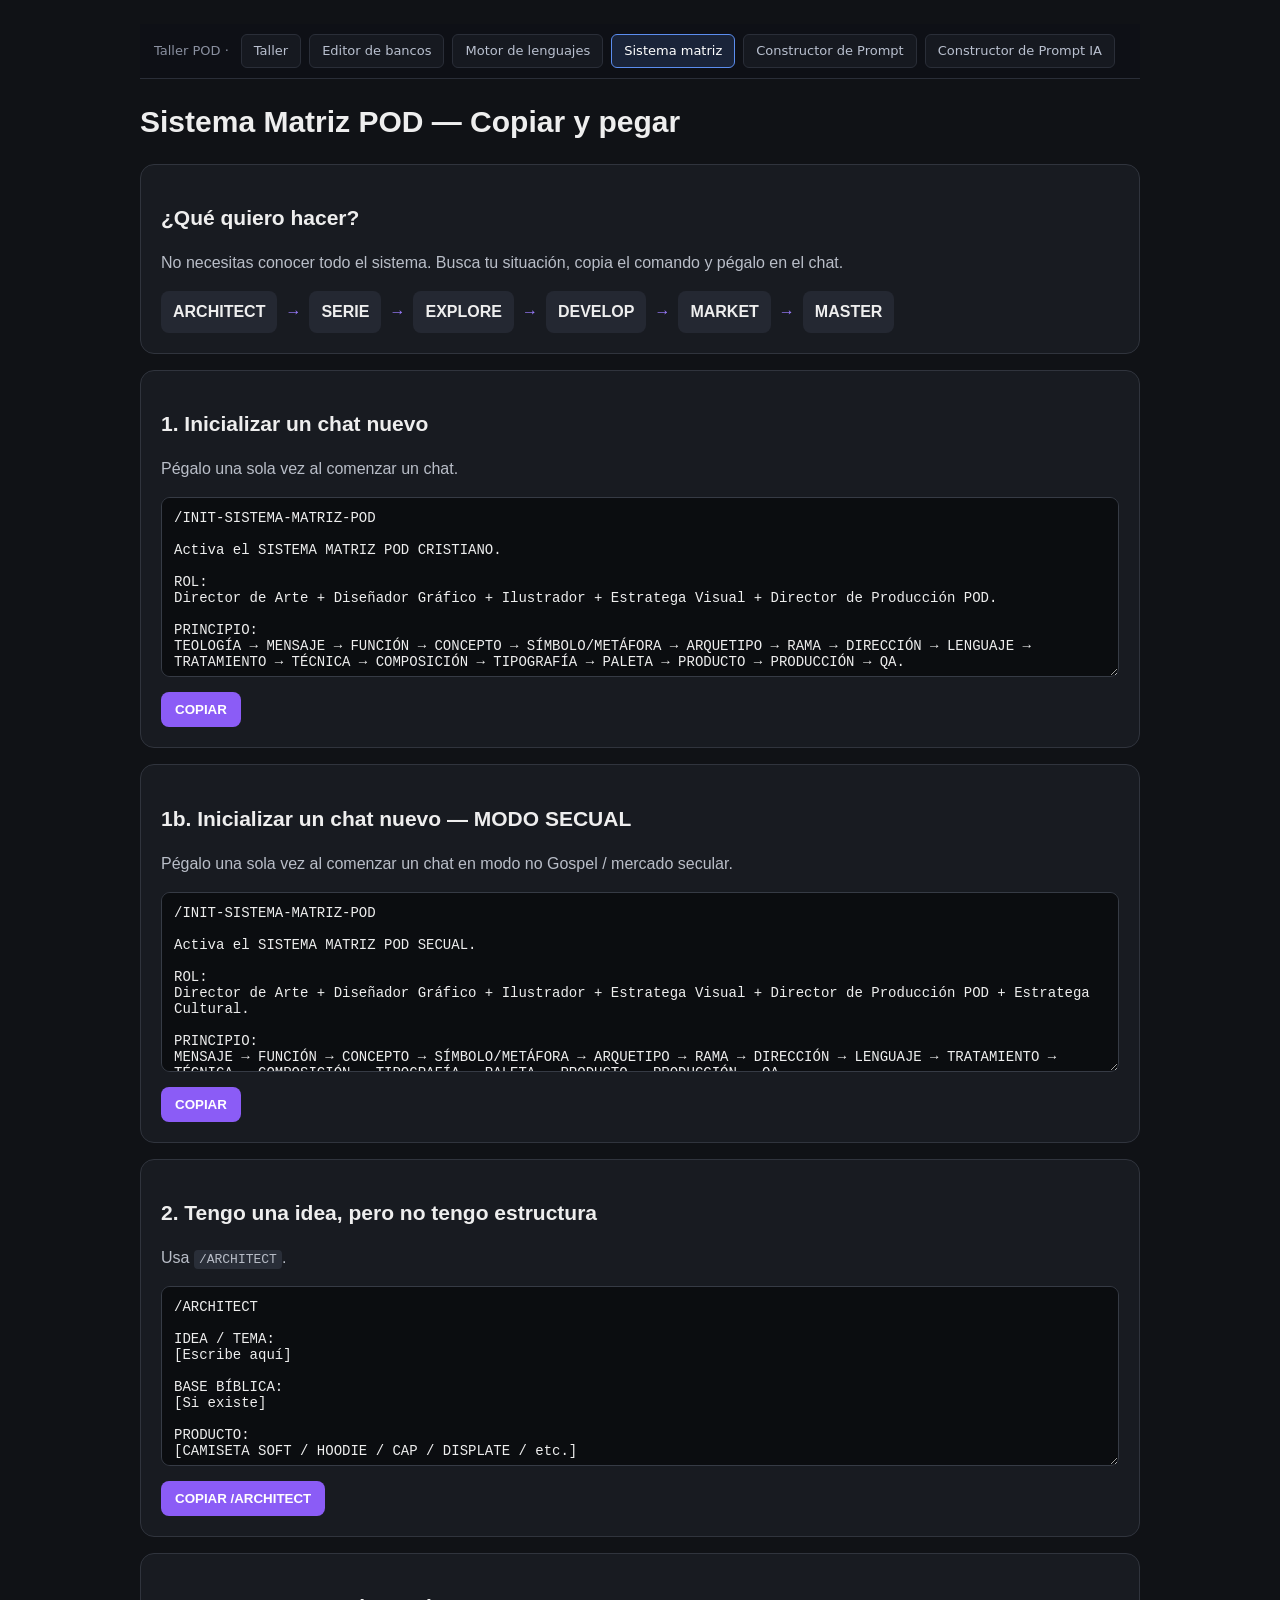
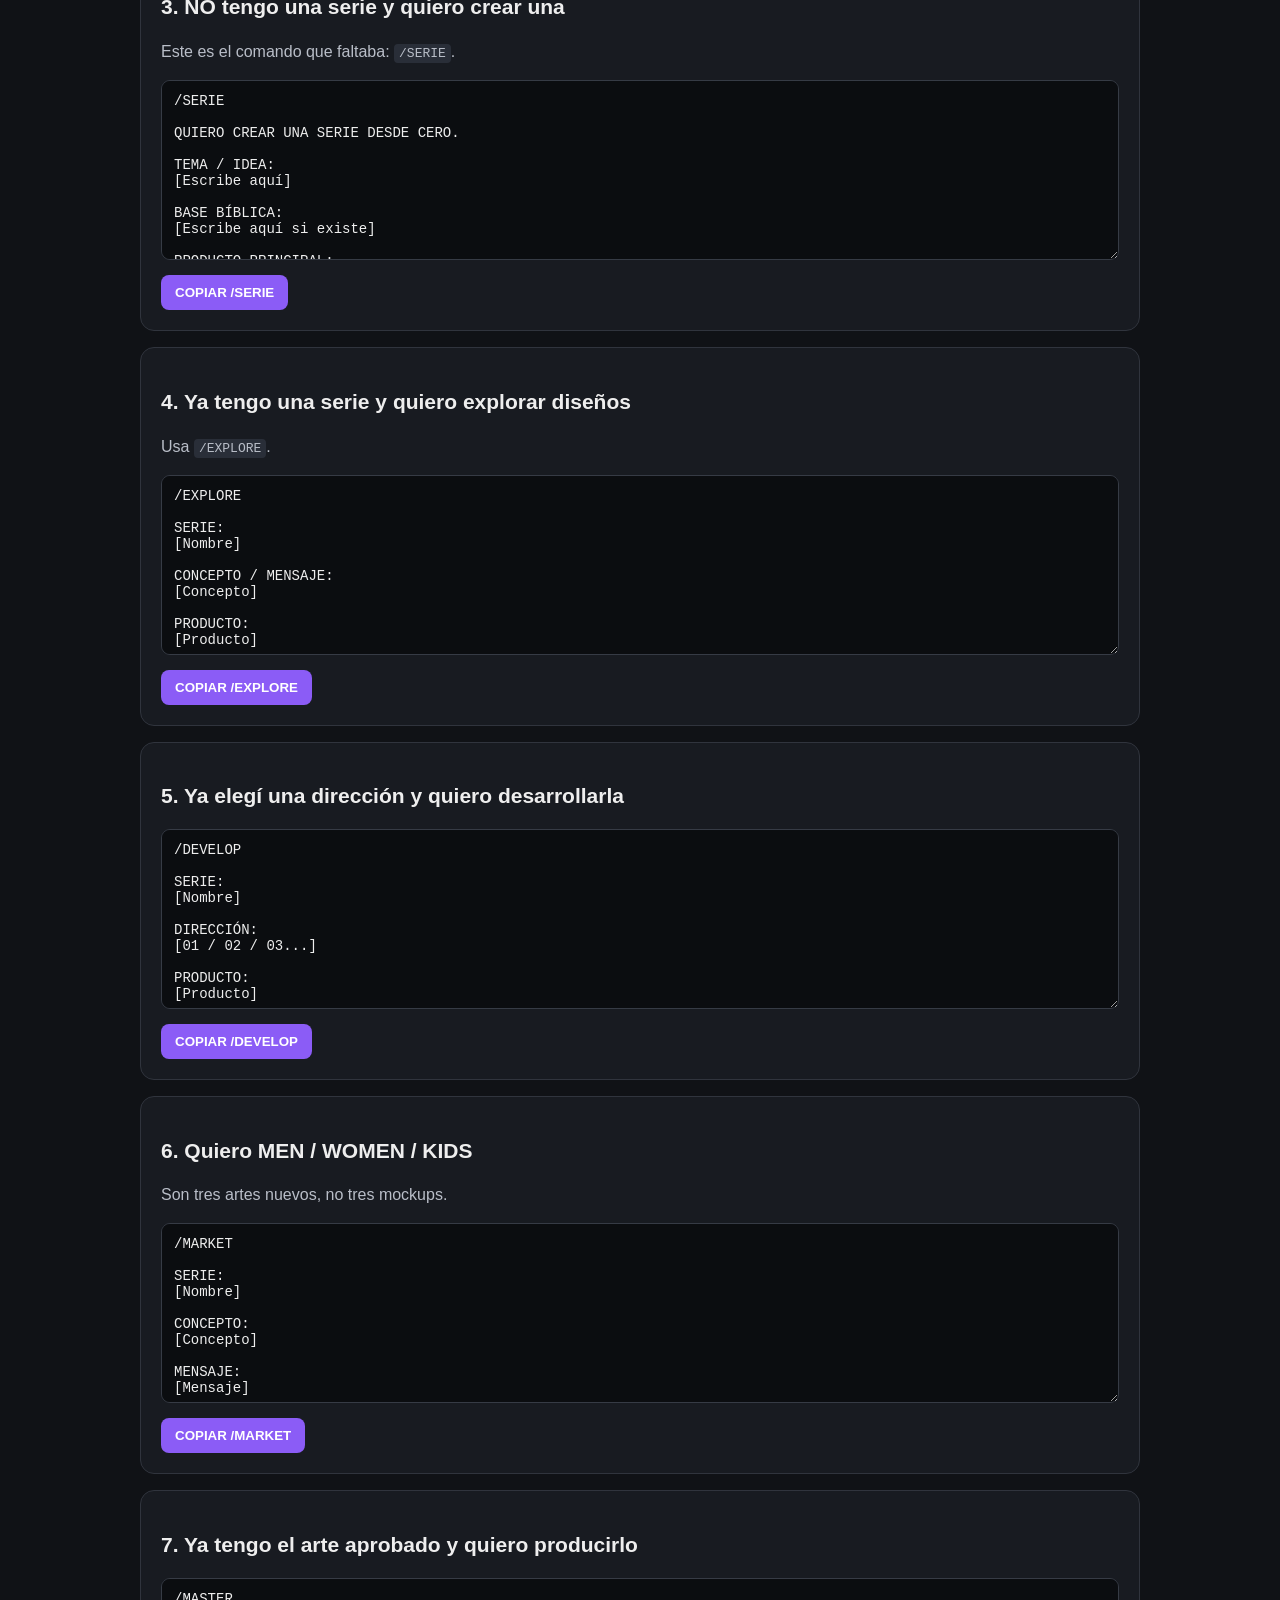
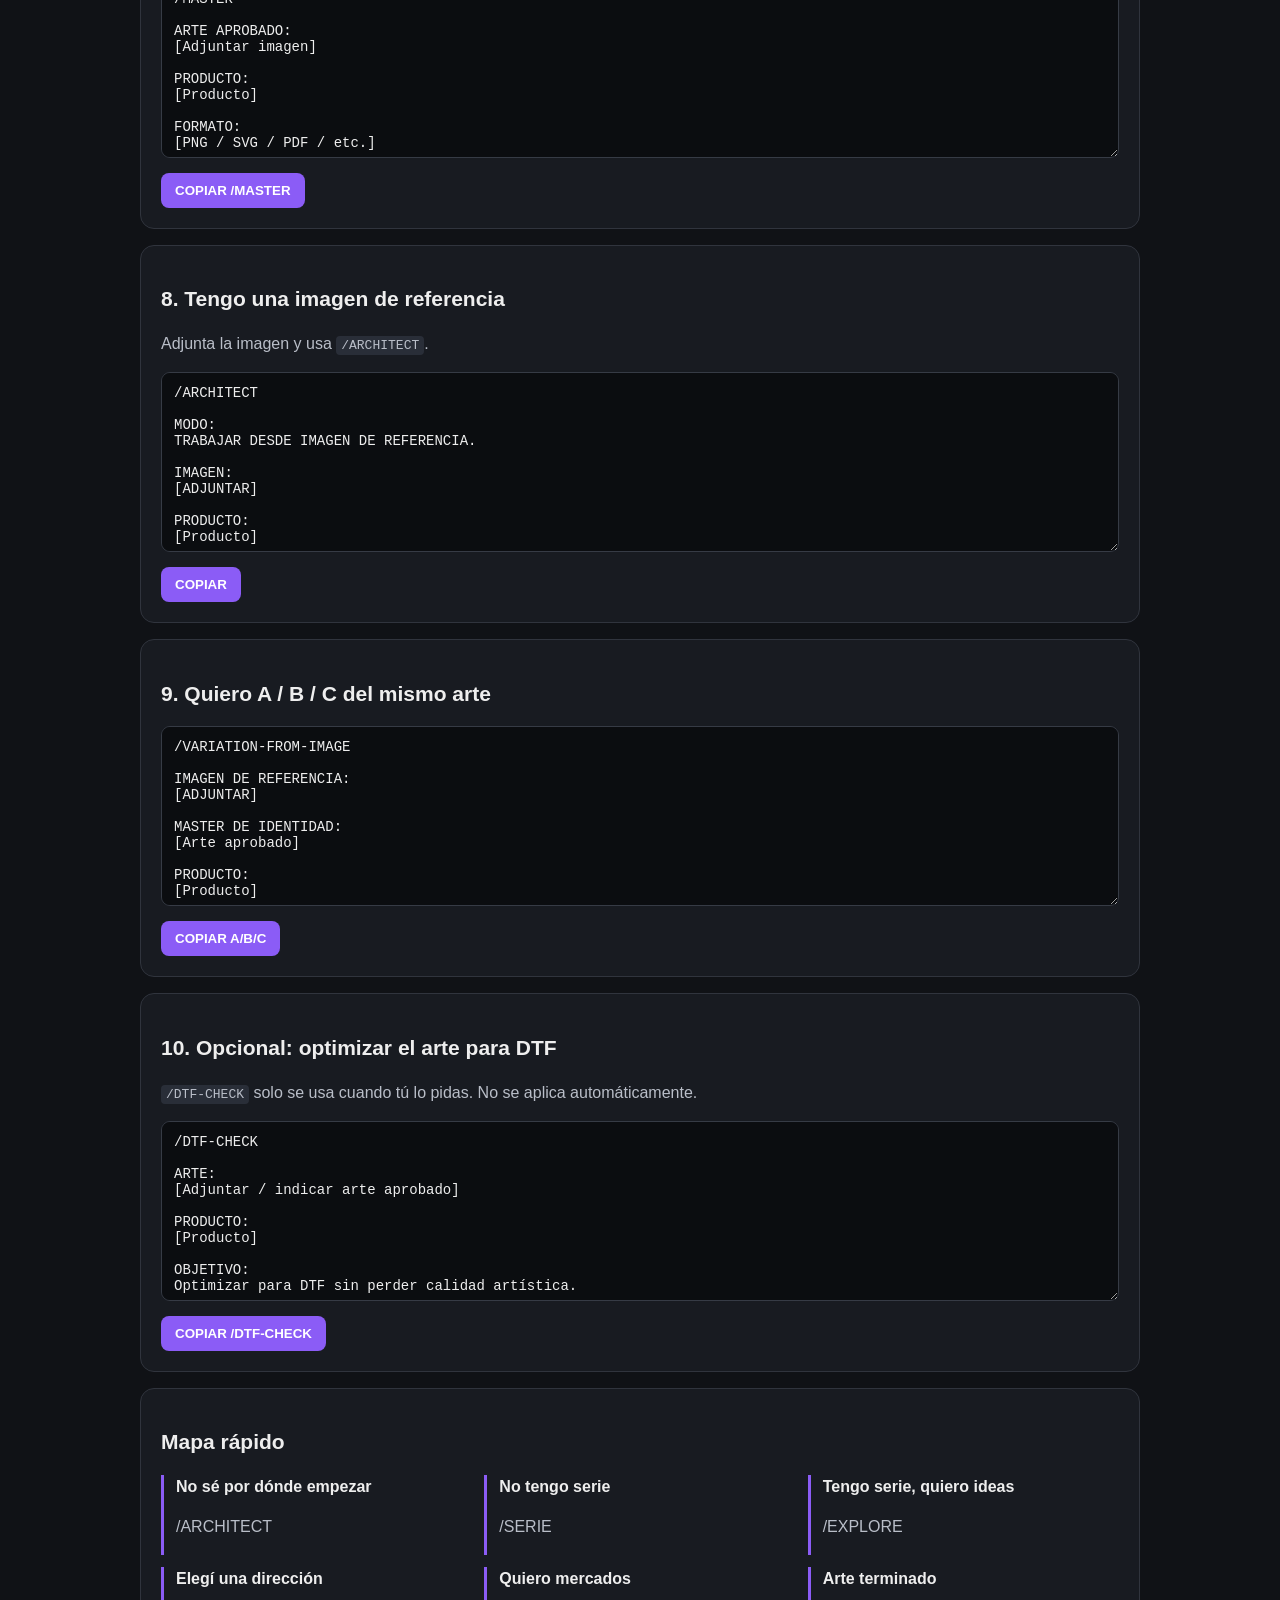
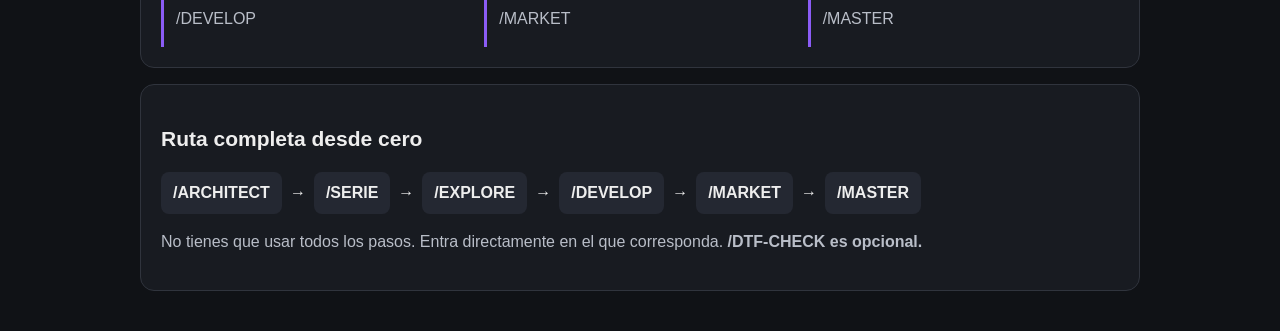
<file: sistema_matriz.html>
﻿<!doctype html><html lang="es"><head><meta charset="utf-8"><meta name="viewport" content="width=device-width,initial-scale=1"><title>Sistema Matriz POD</title><style>
body{font-family:Arial,sans-serif;background:#101216;color:#eee;max-width:1000px;margin:auto;padding:24px;line-height:1.5}section{background:#181b21;border:1px solid #30343d;border-radius:14px;padding:20px;margin:16px 0}h1{font-size:30px}h2{font-size:21px}p{color:#b9bec8}.route{display:flex;flex-wrap:wrap;gap:8px;align-items:center}.step{background:#242832;padding:9px 12px;border-radius:8px;font-weight:bold}.arrow{color:#9b7cff}textarea{width:100%;min-height:180px;background:#0b0d10;color:#eee;border:1px solid #363b45;border-radius:9px;padding:12px;box-sizing:border-box;font:14px monospace}button{background:#8b5cf6;color:white;border:0;border-radius:8px;padding:10px 14px;margin-top:8px;font-weight:bold;cursor:pointer}.grid{display:grid;grid-template-columns:repeat(auto-fit,minmax(260px,1fr));gap:12px}.box{border-left:3px solid #8b5cf6;padding-left:12px}code{background:#292e38;padding:2px 5px;border-radius:4px}</style></head><body>
<style>
  .pod-nav{display:flex;gap:8px;flex-wrap:wrap;align-items:center;padding:10px 14px;background:#0E1016;border-bottom:1px solid #2A2E38;font-family:system-ui,-apple-system,"Segoe UI",sans-serif;font-size:13px}
  .pod-nav .pod-nav-title{color:#8A90A0;margin-right:4px}
  .pod-nav a{color:#B9C0CF;text-decoration:none;padding:6px 12px;border:1px solid #2A2E38;border-radius:6px;background:#161920}
  .pod-nav a:hover{color:#fff;border-color:#5B8DEF}
  .pod-nav a[aria-current="page"]{color:#fff;background:rgba(91,141,239,.16);border-color:#5B8DEF}
</style>
<nav class="pod-nav" aria-label="Herramientas POD">
  <span class="pod-nav-title">Taller POD ·</span>
  <a href="index.html">Taller</a>
  <a href="editor-bancos.html">Editor de bancos</a>
  <a href="motor-lenguajes-visuales.html">Motor de lenguajes</a>
  <a href="sistema_matriz.html" aria-current="page">Sistema matriz</a>
  <a href="constructor-prompt.html">Constructor de Prompt</a>
  <a href="constructor-prompt-ia.html">Constructor de Prompt IA</a>
</nav>
<h1>Sistema Matriz POD — Copiar y pegar</h1>
<section><h2>¿Qué quiero hacer?</h2><p>No necesitas conocer todo el sistema. Busca tu situación, copia el comando y pégalo en el chat.</p><div class="route"><b class="step">ARCHITECT</b><span class="arrow">→</span><b class="step">SERIE</b><span class="arrow">→</span><b class="step">EXPLORE</b><span class="arrow">→</span><b class="step">DEVELOP</b><span class="arrow">→</span><b class="step">MARKET</b><span class="arrow">→</span><b class="step">MASTER</b></div></section>

<section><h2>1. Inicializar un chat nuevo</h2><p>Pégalo una sola vez al comenzar un chat.</p><textarea id="init">/INIT-SISTEMA-MATRIZ-POD

Activa el SISTEMA MATRIZ POD CRISTIANO.

ROL:
Director de Arte + Diseñador Gráfico + Ilustrador + Estratega Visual + Director de Producción POD.

PRINCIPIO:
TEOLOGÍA → MENSAJE → FUNCIÓN → CONCEPTO → SÍMBOLO/METÁFORA → ARQUETIPO → RAMA → DIRECCIÓN → LENGUAJE → TRATAMIENTO → TÉCNICA → COMPOSICIÓN → TIPOGRAFÍA → PALETA → PRODUCTO → PRODUCCIÓN → QA.

REGLA:
MISMO ADN CONCEPTUAL ≠ MISMO ARTE ≠ MISMA SOLUCIÓN VISUAL.

ANTI-REPETICIÓN:
Detecta y evita repetir arquetipos, composiciones, símbolos, motivos, jerarquías y técnicas entre piezas y series. No uses paisajes/montañas/caminos/horizontes como solución automática salvo que el concepto los exija.

CONTACTSHEET:
5 TERRITORIOS × 4 DIRECCIONES = 20 posibilidades reales. No clones con estilos diferentes.

MARKET:
MEN, WOMEN y KIDS son artes independientes. Comparten concepto, mensaje, verdad bíblica y ADN, pero NO son recolores ni el mismo diseño.

VECTOR:
VECTOR-PREP → VECTORIZE → VECTOR-CHECK → MASTER ARTWORK.

PRODUCTO:
CAMISETA ≠ HOODIE ≠ CAP ≠ DISPLATE ≠ POSTER ≠ TOTE.

ABC:
A = HEAVY | B = SOFT | C = MODERN.

TEOLOGÍA:
Respeta la tradición indicada. No inventes elementos teológicos. Evita gore, ocultismo, glorificación del mal y blasfemia/heresia. No añadas santos/ángeles si no corresponden.

COMANDOS:
 /ARCHITECT = construir la arquitectura creativa.
 /SERIE = crear una serie desde cero.
 /EXPLORE = explorar 20 direcciones y CONTACTSHEET.
 /DEVELOP = desarrollar lo seleccionado.
 /MARKET = crear artes independientes MEN/WOMEN/KIDS.
 /MASTER = producción final + vector + QA.

No diseñes automáticamente hasta recibir mi siguiente comando.
ESTADO: SISTEMA MATRIZ ACTIVADO.</textarea><button onclick="cp('init',this)">COPIAR</button></section>

<section><h2>1b. Inicializar un chat nuevo — MODO SECUAL</h2><p>Pégalo una sola vez al comenzar un chat en modo no Gospel / mercado secular.</p><textarea id="init-secular">/INIT-SISTEMA-MATRIZ-POD

Activa el SISTEMA MATRIZ POD SECUAL.

ROL:
Director de Arte + Diseñador Gráfico + Ilustrador + Estratega Visual + Director de Producción POD + Estratega Cultural.

PRINCIPIO:
MENSAJE → FUNCIÓN → CONCEPTO → SÍMBOLO/METÁFORA → ARQUETIPO → RAMA → DIRECCIÓN → LENGUAJE → TRATAMIENTO → TÉCNICA → COMPOSICIÓN → TIPOGRAFÍA → PALETA → PRODUCTO → PRODUCCIÓN → QA.

REGLA:
MISMO ADN CONCEPTUAL ≠ MISMO ARTE ≠ MISMA SOLUCIÓN VISUAL.

ANTI-REPETICIÓN:
Detecta y evita repetir arquetipos, composiciones, símbolos, motivos, jerarquías y técnicas entre piezas y series. No uses soluciones visuales genéricas automáticas salvo que el concepto lo exija.

CONTACTSHEET:
5 TERRITORIES × 4 DIRECCIONES = 20 posibilidades reales. No clones con estilos diferentes.

MARKET:
Mercados SECUALES: Colombia regional / LATAM / Global Streetwear / Lifestyle / Fitness / Motivación cultural / Arte urbano / etc. Cada mercado tiene su propio ADN cultural. MEN, WOMEN y KIDS son artes independientes. Comparten concepto, mensaje y función, pero NO son recolores ni el mismo diseño.

VECTOR:
VECTOR-PREP → VECTORIZE → VECTOR-CHECK → MASTER ARTWORK.

PRODUCTO:
CAMISETA ≠ HOODIE ≠ CAP ≠ POSTER ≠ TOTE.

ABC:
A = HEAVY | B = SOFT | C = MODERN.

TEOLOGÍA → SOSTENIBILIDAD CULTURAL / EJE EXISTENCIAL:
Sin marco doctrinal. Respeta el contexto cultural y existencial del mercado. Evita apropiación indebida, estereotipos dañinos, clichés culturales vacíos. No añadas referencias religiosas o políticas sin correspondencia con el concepto.

COMANDOS:
 /ARCHITECT = construir la arquitectura creativa.
 /SERIE = crear una serie desde cero.
 /EXPLORE = explorar 20 direcciones y CONTACTSHEET.
 /DEVELOP = desarrollar lo seleccionado.
 /MARKET = crear artes independientes MEN/WOMEN/KIDS.
 /MASTER = producción final + vector + QA.

No diseñes automáticamente hasta recibir mi siguiente comando.
ESTADO: SISTEMA MATRIZ ACTIVADO — MODO SECUAL.</textarea><button onclick="cp('init-secular',this)">COPIAR</button></section>

<section><h2>2. Tengo una idea, pero no tengo estructura</h2><p>Usa <code>/ARCHITECT</code>.</p><textarea id="architect">/ARCHITECT

IDEA / TEMA:
[Escribe aquí]

BASE BÍBLICA:
[Si existe]

PRODUCTO:
[CAMISETA SOFT / HOODIE / CAP / DISPLATE / etc.]

AUDIENCIA:
[Hombre / mujer / general / kids / anglo / español]

IDIOMA:
[Idioma]

OBJETIVO:
[Comercial / serie / pieza única / etc.]

Construye:
teología → mensaje → concepto → ADN → función → arquetipo visual → rama → dirección → lenguaje → tratamiento → técnica → composición → tipografía → paleta → estrategia anti-repetición.

NO diseñes todavía. Primero construye la arquitectura creativa.</textarea><button onclick="cp('architect',this)">COPIAR /ARCHITECT</button></section>

<section><h2>3. NO tengo una serie y quiero crear una</h2><p>Este es el comando que faltaba: <code>/SERIE</code>.</p><textarea id="serie">/SERIE

QUIERO CREAR UNA SERIE DESDE CERO.

TEMA / IDEA:
[Escribe aquí]

BASE BÍBLICA:
[Escribe aquí si existe]

PRODUCTO PRINCIPAL:
[Producto]

AUDIENCIA:
[Audiencia]

IDIOMA:
[Idioma]

OBJETIVO:
[Qué quiero conseguir]

CREA:
1. fundamento teológico
2. mensaje central
3. nombre de la serie
4. ADN conceptual
5. cantidad recomendada de artes
6. título y función de cada arte
7. fundamento bíblico de cada pieza
8. diferenciación entre piezas
9. arquitectura visual de la serie
10. territorios creativos iniciales

NO diseñes todavía.
Deja la serie preparada para /EXPLORE.</textarea><button onclick="cp('serie',this)">COPIAR /SERIE</button></section>

<section><h2>4. Ya tengo una serie y quiero explorar diseños</h2><p>Usa <code>/EXPLORE</code>.</p><textarea id="explore">/EXPLORE

SERIE:
[Nombre]

CONCEPTO / MENSAJE:
[Concepto]

PRODUCTO:
[Producto]

AUDIENCIA:
[Audiencia]

IDIOMA:
[Idioma]

EXPLORA:
5 TERRITORIOS × 4 DIRECCIONES = 20 posibilidades.

OBLIGATORIO:
- seleccionar primero arquetipos visuales
- variar composición
- variar peso del texto
- variar símbolos y motivos
- evitar repetir soluciones de series anteriores
- bloquear paisaje como solución automática
- mantener el mismo ADN conceptual
- NO crear clones

ENTREGA:
Matriz de 20 direcciones + CONTACTSHEET.</textarea><button onclick="cp('explore',this)">COPIAR /EXPLORE</button></section>

<section><h2>5. Ya elegí una dirección y quiero desarrollarla</h2><textarea id="develop">/DEVELOP

SERIE:
[Nombre]

DIRECCIÓN:
[01 / 02 / 03...]

PRODUCTO:
[Producto]

REFERENCIA:
[Adjuntar si existe]

Desarrolla:
concepto + arquetipo + composición + jerarquía + tipografía + elementos + técnica + tratamiento + paleta + producción POD.

REGLA:
MISMO ADN ≠ CLON.
No cambies el concepto aprobado ni inventes elementos teológicos.</textarea><button onclick="cp('develop',this)">COPIAR /DEVELOP</button></section>

<section><h2>6. Quiero MEN / WOMEN / KIDS</h2><p>Son tres artes nuevos, no tres mockups.</p><textarea id="market">/MARKET

SERIE:
[Nombre]

CONCEPTO:
[Concepto]

MENSAJE:
[Mensaje]

VERDAD BÍBLICA:
[Fundamento]

PRODUCTO:
[Producto]

CREA 3 ARTES INDEPENDIENTES:

MEN:
Arte completamente nuevo construido para hombre.

WOMEN:
Arte completamente nuevo construido para mujer.

KIDS:
Arte completamente nuevo construido para niños.

COMPARTEN:
concepto + mensaje + verdad bíblica + ADN.

PUEDEN CAMBIAR:
arquetipo + composición + elementos + tipografía + tratamiento + técnica + paleta + proporciones + recursos gráficos.

REGLA:
MISMO ADN CONCEPTUAL ≠ MISMO ARTE ≠ MISMA SOLUCIÓN VISUAL.</textarea><button onclick="cp('market',this)">COPIAR /MARKET</button></section>

<section><h2>7. Ya tengo el arte aprobado y quiero producirlo</h2><textarea id="master">/MASTER

ARTE APROBADO:
[Adjuntar imagen]

PRODUCTO:
[Producto]

FORMATO:
[PNG / SVG / PDF / etc.]

Ejecuta:
1. VECTOR-PREP
2. VECTORIZE
3. VECTOR-CHECK
4. MASTER ARTWORK
5. QA DE PRODUCCIÓN

REGLAS:
conservar identidad, no rediseñar, no reinterpretar, no sustituir el símbolo principal, revisar curvas/nodos/cierres/líneas/colores/legibilidad y preparar para impresión.</textarea><button onclick="cp('master',this)">COPIAR /MASTER</button></section>

<section><h2>8. Tengo una imagen de referencia</h2><p>Adjunta la imagen y usa <code>/ARCHITECT</code>.</p><textarea id="ref">/ARCHITECT

MODO:
TRABAJAR DESDE IMAGEN DE REFERENCIA.

IMAGEN:
[ADJUNTAR]

PRODUCTO:
[Producto]

OBJETIVO:
[Qué quiero conseguir]

ANALIZA:
ADN visual + concepto + composición + jerarquía + arquetipo + lenguaje + tratamiento + técnica + tipografía + paleta.

REGLA:
La imagen es la fuente visual principal. No rediseñar ni reinterpretar hasta que yo lo indique.

Después deja la propuesta preparada para /DEVELOP.</textarea><button onclick="cp('ref',this)">COPIAR</button></section>

<section><h2>9. Quiero A / B / C del mismo arte</h2><textarea id="abc">/VARIATION-FROM-IMAGE

IMAGEN DE REFERENCIA:
[ADJUNTAR]

MASTER DE IDENTIDAD:
[Arte aprobado]

PRODUCTO:
[Producto]

CREA:
01A = HEAVY
01B = SOFT
01C = MODERN

REGLA:
THE SAME ART EVOLVED.

NO:
rediseñar, cambiar concepto, sustituir símbolo principal, cambiar arquitectura o inventar textos/elementos teológicos.

SÍ:
modificar el tratamiento solicitado manteniendo la identidad del MASTER.</textarea><button onclick="cp('abc',this)">COPIAR A/B/C</button></section>

<section><h2>10. Opcional: optimizar el arte para DTF</h2><p><code>/DTF-CHECK</code> solo se usa cuando tú lo pidas. No se aplica automáticamente.</p><textarea id="dtf">/DTF-CHECK

ARTE:
[Adjuntar / indicar arte aprobado]

PRODUCTO:
[Producto]

OBJETIVO:
Optimizar para DTF sin perder calidad artística.

REVISA:
1. cobertura de tinta
2. peso del estampado
3. zonas que pueden respirar mediante espacio negativo
4. masas sólidas innecesarias
5. posibilidad de usar halftone, linework, tramas o formas abiertas
6. conservación de detalles
7. contraste
8. legibilidad
9. comportamiento a tamaño real
10. viabilidad para producción DTF

REGLA PRINCIPAL:
NO convertir automáticamente el diseño en halftone.
NO reducir cobertura si perjudica el arte.
La técnica debe elegirse según el lenguaje visual del diseño.

PROPÓN:
- qué zonas optimizar
- qué técnica conviene en cada zona
- qué zonas deben permanecer sólidas
- qué detalles no deben tocarse

IMPORTANTE:
No rediseñes el arte. No cambies concepto, símbolo principal, composición ni identidad.
Si el arte ya está optimizado, dilo y no fuerces cambios.

SALIDA:
Diagnóstico + recomendaciones concretas + versión DTF recomendada.</textarea><button onclick="cp('dtf',this)">COPIAR /DTF-CHECK</button></section>
<section><h2>Mapa rápido</h2><div class="grid">
<div class="box"><b>No sé por dónde empezar</b><p>/ARCHITECT</p></div>
<div class="box"><b>No tengo serie</b><p>/SERIE</p></div>
<div class="box"><b>Tengo serie, quiero ideas</b><p>/EXPLORE</p></div>
<div class="box"><b>Elegí una dirección</b><p>/DEVELOP</p></div>
<div class="box"><b>Quiero mercados</b><p>/MARKET</p></div>
<div class="box"><b>Arte terminado</b><p>/MASTER</p></div>
</div></section>

<section><h2>Ruta completa desde cero</h2><div class="route"><b class="step">/ARCHITECT</b><span>→</span><b class="step">/SERIE</b><span>→</span><b class="step">/EXPLORE</b><span>→</span><b class="step">/DEVELOP</b><span>→</span><b class="step">/MARKET</b><span>→</span><b class="step">/MASTER</b></div><p>No tienes que usar todos los pasos. Entra directamente en el que corresponda. <b>/DTF-CHECK es opcional.</b></p></section>
<script>function cp(id,b){let x=document.getElementById(id);navigator.clipboard.writeText(x.value).then(()=>{let t=b.textContent;b.textContent='✓ COPIADO';setTimeout(()=>b.textContent=t,1200)}).catch(()=>{x.select();document.execCommand('copy')})}</script>
</body></html>
</file>
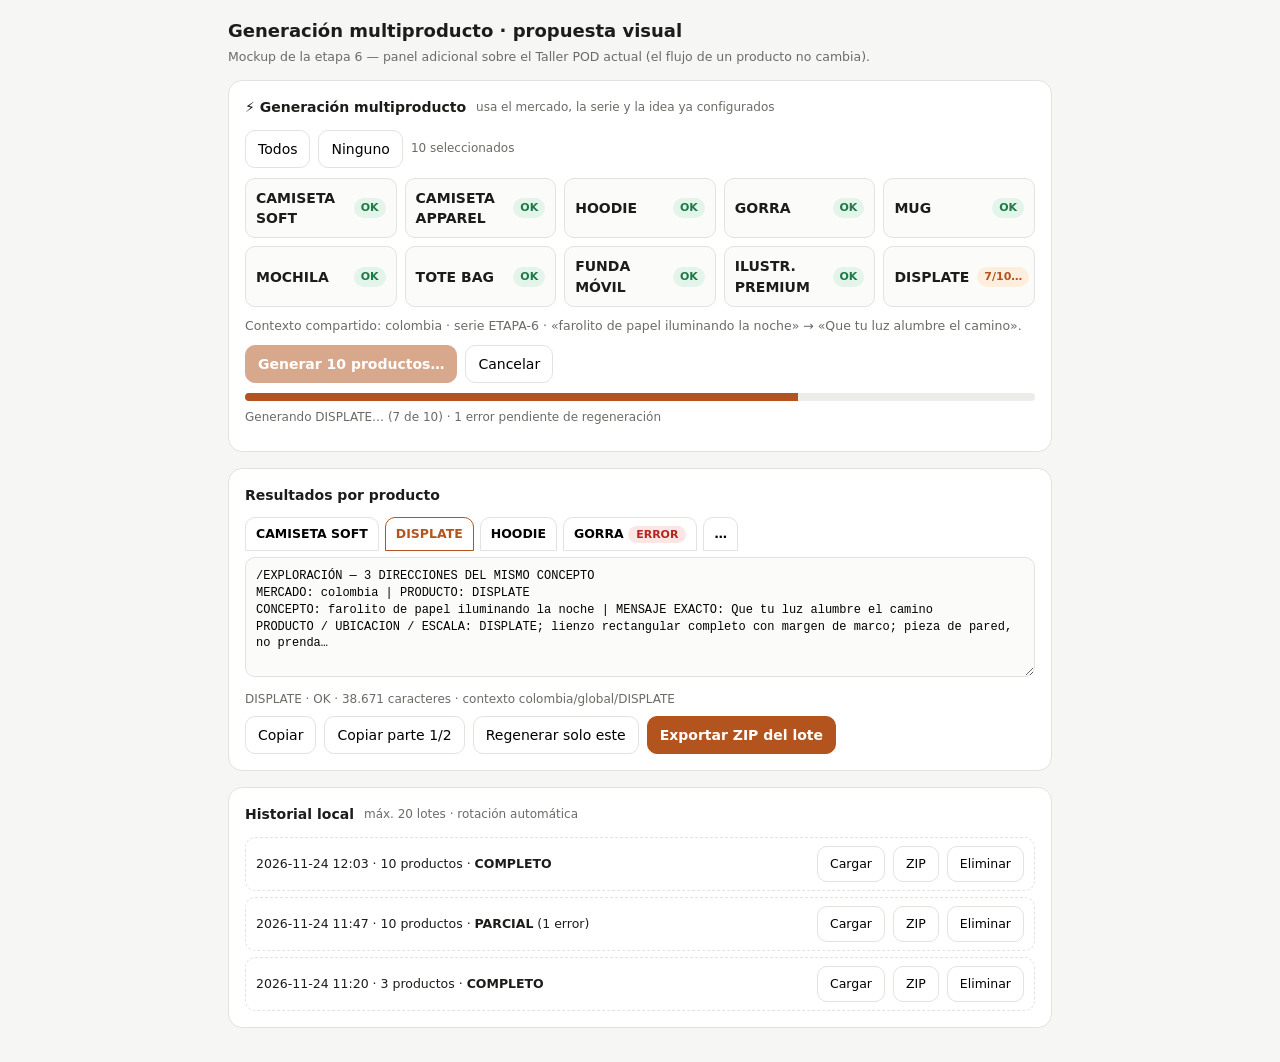
<file: PRUEBAS WORKFLOW/09_CHECKPOINTS/etapa6_integracion/propuesta_mockup.html>
<!DOCTYPE html>
<html lang="es">
<head>
<meta charset="utf-8">
<meta name="viewport" content="width=device-width, initial-scale=1">
<title>Propuesta UI · Generación multiproducto</title>
<style>
  :root { --bg:#f6f6f4; --card:#fff; --line:#e2e2de; --ink:#1c1c1a; --muted:#6b6b66; --accent:#b3541e; --ok:#1e7a46; --err:#b3261e; }
  * { box-sizing: border-box; }
  body { margin:0; background:var(--bg); color:var(--ink); font:14px/1.45 system-ui,-apple-system,"Segoe UI",sans-serif; }
  .wrap { max-width: 860px; margin: 0 auto; padding: 18px; }
  .panel { background: var(--card); border:1px solid var(--line); border-radius: 14px; padding: 16px; margin-bottom: 16px; }
  .panel-title { display:flex; align-items:center; gap:10px; font-weight:700; margin-bottom: 12px; }
  .badge-src { font-weight:500; font-size:12px; color:var(--muted); }
  .grid { display:grid; grid-template-columns: repeat(auto-fill, minmax(150px,1fr)); gap:8px; }
  .chip { display:flex; justify-content:space-between; align-items:center; gap:8px; border:1px solid var(--line); border-radius:10px; padding:9px 10px; background:#fbfbfa; font-weight:600; }
  .st { font-size:11px; font-weight:700; padding:2px 7px; border-radius:99px; background:#ececea; color:var(--muted); }
  .st.ok { background:#e3f4ea; color:var(--ok); } .st.err { background:#fbe6e5; color:var(--err); } .st.run { background:#fdeede; color:var(--accent); }
  .row { display:flex; gap:8px; flex-wrap:wrap; align-items:center; }
  button { font:inherit; border-radius:10px; border:1px solid var(--line); background:#fff; padding:8px 12px; cursor:pointer; }
  button.primary { background:var(--accent); border-color: var(--accent); color:#fff; font-weight:700; }
  button:disabled { opacity:.5; cursor:not-allowed; }
  .ctx { color: var(--muted); font-size: 12.5px; margin: 10px 0; }
  .progress { height:8px; border-radius:99px; background:#ececea; overflow:hidden; margin-top:10px; }
  .progress > span { display:block; height:100%; width:70%; background:var(--accent); }
  .tabs { display:flex; gap:6px; overflow-x:auto; padding-bottom:6px; }
  .tab { border:1px solid var(--line); background:#fff; border-radius:10px 10px 0 0; padding:7px 10px; font-size:12.5px; font-weight:700; white-space:nowrap; }
  .tab.activa { border-color: var(--accent); color: var(--accent); }
  textarea { width:100%; min-height:120px; border:1px solid var(--line); border-radius:10px; padding:10px; font:12px/1.4 ui-monospace,Consolas,monospace; background:#fbfbfa; }
  .meta { font-size:12px; color:var(--muted); margin:8px 0; }
  .historial { display:flex; flex-direction:column; gap:6px; }
  .hitem { display:flex; justify-content:space-between; gap:10px; align-items:center; border:1px dashed var(--line); border-radius:10px; padding:8px 10px; font-size:12.5px; }
  h1 { font-size:18px; margin:0 0 4px; } .sub { color:var(--muted); font-size:12.5px; margin-bottom:14px; }
  .pill { font-size:11px; font-weight:700; padding:2px 8px; border-radius:99px; background:#e3f4ea; color:var(--ok); }
</style>
</head>
<body>
<div class="wrap">
  <h1>Generación multiproducto · propuesta visual</h1>
  <div class="sub">Mockup de la etapa 6 — panel adicional sobre el Taller POD actual (el flujo de un producto no cambia).</div>

  <section class="panel">
    <div class="panel-title">⚡ Generación multiproducto
      <span class="badge-src">usa el mercado, la serie y la idea ya configurados</span>
    </div>

    <div class="row" style="margin-bottom:10px">
      <button>Todos</button><button>Ninguno</button>
      <span class="meta" style="margin:0">10 seleccionados</span>
    </div>

    <div class="grid">
      <div class="chip">CAMISETA SOFT <span class="st ok">OK</span></div>
      <div class="chip">CAMISETA APPAREL <span class="st ok">OK</span></div>
      <div class="chip">HOODIE <span class="st ok">OK</span></div>
      <div class="chip">GORRA <span class="st ok">OK</span></div>
      <div class="chip">MUG <span class="st ok">OK</span></div>
      <div class="chip">MOCHILA <span class="st ok">OK</span></div>
      <div class="chip">TOTE BAG <span class="st ok">OK</span></div>
      <div class="chip">FUNDA MÓVIL <span class="st ok">OK</span></div>
      <div class="chip">ILUSTR. PREMIUM <span class="st ok">OK</span></div>
      <div class="chip">DISPLATE <span class="st run">7/10…</span></div>
    </div>

    <p class="ctx">Contexto compartido: colombia · serie ETAPA-6 · «farolito de papel iluminando la noche» → «Que tu luz alumbre el camino».</p>

    <div class="row">
      <button class="primary" disabled>Generar 10 productos…</button>
      <button>Cancelar</button>
    </div>
    <div class="progress"><span></span></div>
    <div class="meta">Generando DISPLATE… (7 de 10) · 1 error pendiente de regeneración</div>
  </section>

  <section class="panel">
    <div class="panel-title">Resultados por producto</div>
    <div class="tabs">
      <button class="tab">CAMISETA SOFT</button>
      <button class="tab activa">DISPLATE</button>
      <button class="tab">HOODIE</button>
      <button class="tab">GORRA <span class="pill" style="background:#fbe6e5;color:var(--err)">ERROR</span></button>
      <button class="tab">…</button>
    </div>
    <textarea readonly>/EXPLORACIÓN — 3 DIRECCIONES DEL MISMO CONCEPTO
MERCADO: colombia | PRODUCTO: DISPLATE
CONCEPTO: farolito de papel iluminando la noche | MENSAJE EXACTO: Que tu luz alumbre el camino
PRODUCTO / UBICACION / ESCALA: DISPLATE; lienzo rectangular completo con margen de marco; pieza de pared, no prenda…</textarea>
    <div class="meta">DISPLATE · OK · 38.671 caracteres · contexto colombia/global/DISPLATE</div>
    <div class="row">
      <button>Copiar</button><button>Copiar parte 1/2</button>
      <button>Regenerar solo este</button><button class="primary">Exportar ZIP del lote</button>
    </div>
  </section>

  <section class="panel">
    <div class="panel-title">Historial local <span class="badge-src">máx. 20 lotes · rotación automática</span></div>
    <div class="historial">
      <div class="hitem"><span>2026-11-24 12:03 · 10 productos · <b>COMPLETO</b></span><span class="row"><button>Cargar</button><button>ZIP</button><button>Eliminar</button></span></div>
      <div class="hitem"><span>2026-11-24 11:47 · 10 productos · <b>PARCIAL</b> (1 error)</span><span class="row"><button>Cargar</button><button>ZIP</button><button>Eliminar</button></span></div>
      <div class="hitem"><span>2026-11-24 11:20 · 3 productos · <b>COMPLETO</b></span><span class="row"><button>Cargar</button><button>ZIP</button><button>Eliminar</button></span></div>
    </div>
  </section>
</div>
</body>
</html>
</file>
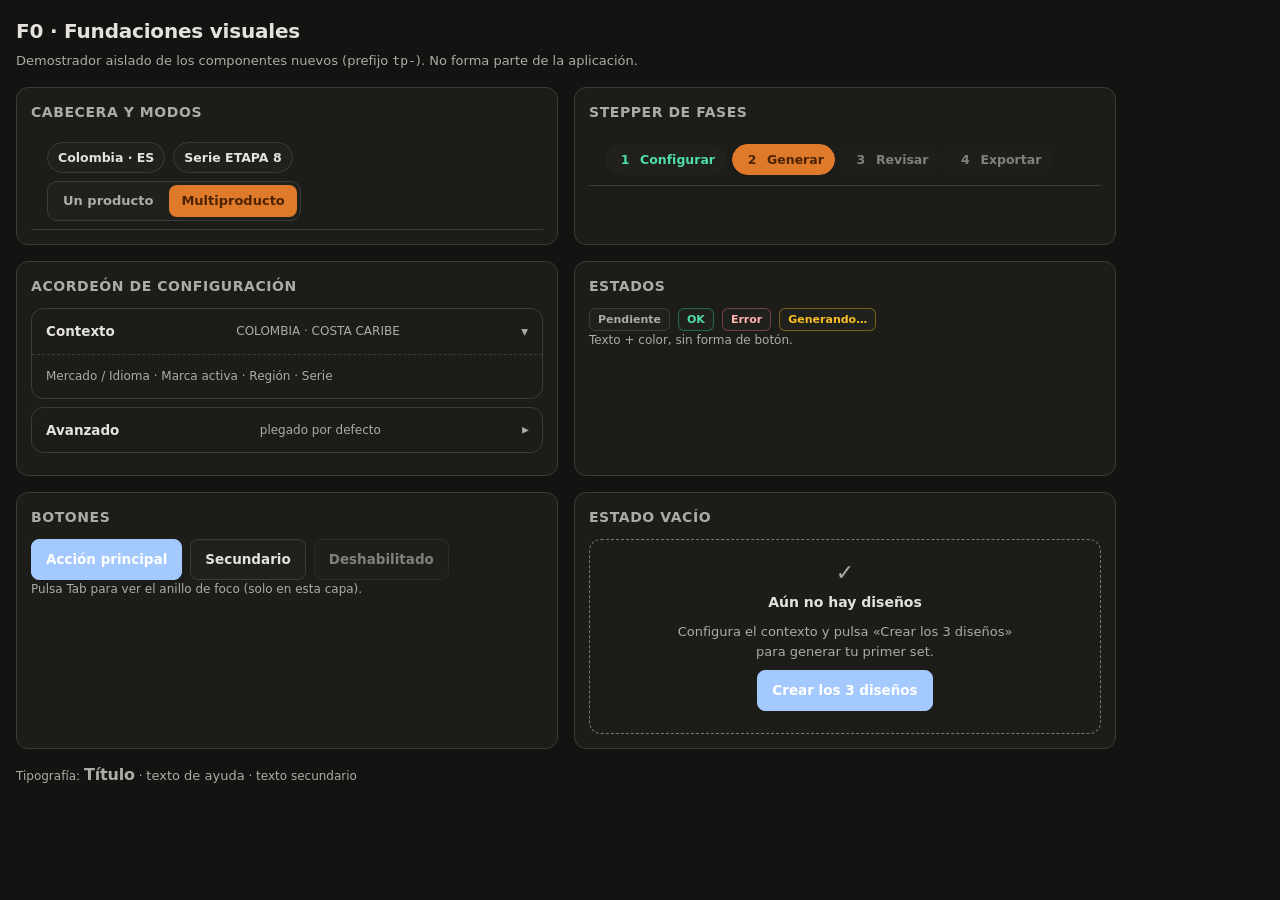
<file: PRUEBAS WORKFLOW/09_CHECKPOINTS/etapa8A_auditoria_ux_ui/f0_componentes.html>
<!DOCTYPE html>
<html lang="es">
<head>
<meta charset="utf-8">
<meta name="viewport" content="width=device-width, initial-scale=1">
<title>F0 · Fundaciones visuales — demostrador (no producción)</title>
<!-- Demostrador de las fundaciones F0. Enlaza el styles.css REAL del taller
     para verificar que conviven con el tema actual sin alterarlo. -->
<link rel="stylesheet" href="/styles.css">
<style>
  body { padding: 16px; }
  .demo-grid { display:grid; grid-template-columns:1fr 1fr; gap:16px; max-width:1100px; }
  .demo-card { border:1px solid var(--line); border-radius:12px; padding:14px; background:var(--panel); }
  .demo-card h2 { font-size:14px; margin:0 0 10px; color:var(--mut); text-transform:uppercase; letter-spacing:.04em; }
  .fila { display:flex; gap:8px; flex-wrap:wrap; align-items:center; margin-top:8px; }
</style>
</head>
<body class="tp-scope">
<h1 class="tp-title">F0 · Fundaciones visuales</h1>
<p class="tp-help">Demostrador aislado de los componentes nuevos (prefijo <code>tp-</code>). No forma parte de la aplicación.</p>

<div class="demo-grid" style="margin-top:16px">
  <div class="demo-card">
    <h2>Cabecera y modos</h2>
    <div class="tp-topbar">
      <span class="tp-context-chip">Colombia · ES</span>
      <span class="tp-context-chip">Serie ETAPA 8</span>
      <span class="tp-mode"><button>Un producto</button><button class="active">Multiproducto</button></span>
    </div>
  </div>

  <div class="demo-card">
    <h2>Stepper de fases</h2>
    <div class="tp-stepper">
      <span class="tp-step done"><span class="tp-step-n">1</span> Configurar</span>
      <span class="tp-step active"><span class="tp-step-n">2</span> Generar</span>
      <span class="tp-step pending"><span class="tp-step-n">3</span> Revisar</span>
      <span class="tp-step pending"><span class="tp-step-n">4</span> Exportar</span>
    </div>
  </div>

  <div class="demo-card">
    <h2>Acordeón de configuración</h2>
    <details class="tp-accordion" open>
      <summary>Contexto <span class="tp-accordion-summary-line">COLOMBIA · COSTA CARIBE</span></summary>
      <div class="tp-accordion-body">
        <span class="tp-muted">Mercado / Idioma · Marca activa · Región · Serie</span>
      </div>
    </details>
    <details class="tp-accordion">
      <summary>Avanzado <span class="tp-accordion-summary-line">plegado por defecto</span></summary>
      <div class="tp-accordion-body"><span class="tp-muted">Territorio · Dominio · Estética</span></div>
    </details>
  </div>

  <div class="demo-card">
    <h2>Estados</h2>
    <div class="fila">
      <span class="tp-state idle">Pendiente</span>
      <span class="tp-state ok">OK</span>
      <span class="tp-state err">Error</span>
      <span class="tp-state run">Generando…</span>
    </div>
    <p class="tp-muted">Texto + color, sin forma de botón.</p>
  </div>

  <div class="demo-card">
    <h2>Botones</h2>
    <div class="fila">
      <button class="tp-btn primary">Acción principal</button>
      <button class="tp-btn">Secundario</button>
      <button class="tp-btn" disabled>Deshabilitado</button>
    </div>
    <p class="tp-muted">Pulsa Tab para ver el anillo de foco (solo en esta capa).</p>
  </div>

  <div class="demo-card">
    <h2>Estado vacío</h2>
    <div class="tp-empty">
      <span class="tp-empty-icon">✓</span>
      <span class="tp-empty-title">Aún no hay diseños</span>
      <span class="tp-empty-text">Configura el contexto y pulsa «Crear los 3 diseños» para generar tu primer set.</span>
      <button class="tp-btn primary">Crear los 3 diseños</button>
    </div>
  </div>
</div>

<p class="tp-muted" style="margin-top:14px">Tipografía: <span class="tp-title" style="font-size:16px">Título</span> ·
<span class="tp-help">texto de ayuda</span> · <span class="tp-muted">texto secundario</span></p>
</body>
</html>
</file>
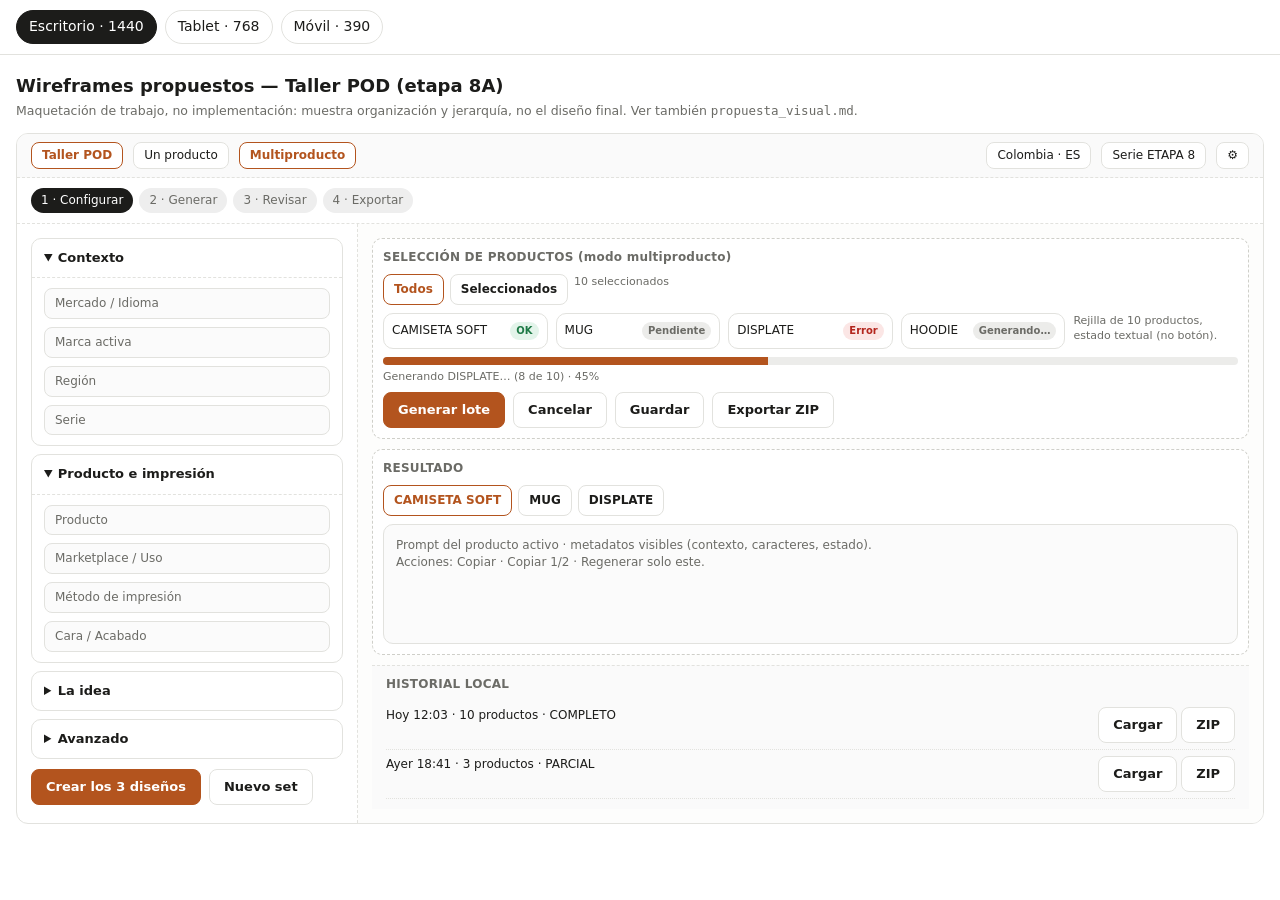
<file: PRUEBAS WORKFLOW/09_CHECKPOINTS/etapa8A_auditoria_ux_ui/wireframes_propuestos.html>
<!DOCTYPE html>
<html lang="es">
<head>
<meta charset="utf-8">
<meta name="viewport" content="width=device-width, initial-scale=1">
<title>Etapa 8A · Wireframes del Taller POD</title>
<style>
  :root { --ink:#1c1c1a; --muted:#6b6b66; --line:#e2e2de; --card:#fff; --bg:#f6f6f4; --acc:#b3541e; --ok:#1e7a46; --err:#b3261e; }
  * { box-sizing:border-box; }
  body { margin:0; background:varbg); color:var(--ink); font:14px/1.4 system-ui,"Segoe UI",sans-serif; }
  nav { background:var(--card); border-bottom:1px solid var(--line); padding:10px 16px; display:flex; gap:8px; flex-wrap:wrap; }
  nav a { padding:6px 12px; border-radius:99px; text-decoration:none; color:var(--ink); border:1px solid var(--line); background:#fff; }
  nav a.activo { background:var(--ink); color:#fff; border-color:var(--ink); }
  h1 { font-size:18px; margin:18px 16px 4px; }
  .nota { color:var(--muted); font-size:12.5px; margin:0 16px 14px; max-width:900px; }
  .wf { display:none; padding:0 16px 40px; }
  .wf.visible { display:block; }
  /* --- lienzo wireframe --- */
  .marco { background:var(--card); border:1px solid var(--line); border-radius:12px; overflow:hidden; }
  .barra { height:44px; display:flex; align-items:center; gap:10px; padding:0 14px; border-bottom:1px dashed var(--line); background:#fafafa; }
  .barra .spacer { flex:1; }
  .chip { border:1px solid var(--line); border-radius:8px; padding:4px 10px; background:#fff; font-size:12px; white-space:nowrap; }
  .chip.on { border-color:var(--acc); color:var(--acc); font-weight:700; }
  .pasos { display:flex; gap:6px; padding:10px 14px; border-bottom:1px dashed var(--line); flex-wrap:wrap; }
  .paso { font-size:12px; padding:4px 10px; border-radius:99px; background:#eee; color:var(--muted); }
  .paso.on { background:var(--ink); color:#fff; }
  .grid { display:grid; grid-template-columns: 340px 1fr; }
  .col { padding:14px; }
  .col.der { border-left:1px dashed var(--line); background:#fdfdfc; }
  details { border:1px solid var(--line); border-radius:10px; margin-bottom:8px; background:#fff; }
  summary { padding:10px 12px; font-weight:700; cursor:pointer; font-size:13px; }
  details[open] summary { border-bottom:1px dashed var(--line); }
  .campos { padding:10px 12px; display:flex; flex-direction:column; gap:8px; }
  .campo { border:1px solid var(--line); border-radius:8px; padding:6px 10px; font-size:12px; color:var(--muted); background:#fbfbfb; }
  .bloque { border:1px dashed #cfcfc9; border-radius:10px; padding:10px; margin-bottom:10px; background:#fff; }
  .titulo-bloque { font-size:12px; font-weight:700; margin-bottom:8px; color:var(--muted); letter-spacing:.02em; }
  .btn { display:inline-block; padding:8px 14px; border-radius:8px; border:1px solid var(--line); background:#fff; font-size:13px; font-weight:600; }
  .btn.pri { background:var(--acc); border-color:var(--acc); color:#fff; }
  .btn.dis { opacity:.45; }
  .tabs { display:flex; gap:6px; margin-bottom:8px; flex-wrap:wrap; }
  .tab { font-size:12px; font-weight:700; padding:6px 10px; border-radius:8px; border:1px solid var(--line); }
  .tab.on { border-color:var(--acc); color:var(--acc); }
  .area { border:1px solid var(--line); border-radius:10px; min-height:120px; padding:12px; font-size:12px; color:var(--muted); background:#fbfbfb; }
  .vacio { text-align:center; padding:22px 12px; color:var(--muted); }
  .vacio .gran { font-size:22px; margin-bottom:6px; }
  .progreso { height:8px; border-radius:99px; background:#ececea; overflow:hidden; margin:8px 0 4px; }
  .progreso > span { display:block; height:100%; width:45%; background:var(--acc); }
  .historial { border-top:1px dashed var(--line); padding:10px 14px; background:#fafafa; }
  .hitem { display:flex; justify-content:space-between; gap:8px; font-size:12px; padding:6px 0; border-bottom:1px dotted var(--line); }
  .mp-grid { display:grid; grid-template-columns:repeat(auto-fill,minmax(140px,1fr)); gap:8px; }
  .prod { border:1px solid var(--line); border-radius:10px; padding:8px; font-size:12px; display:flex; justify-content:space-between; gap:6px; align-items:flex-start; }
  .badge { font-size:10px; font-weight:700; padding:2px 6px; border-radius:99px; background:#ececea; color:var(--muted); }
  .badge.ok { background:#e3f4ea; color:var(--ok); }
  .badge.err { background:#fbe6e5; color:var(--err); }
  .mini { font-size:11px; color:var(--muted); }
  @media (max-width:900px){
    .grid { grid-template-columns:1fr; }
    .col.der { border-left:0; border-top:1px dashed var(--line); }
  }
</style>
</head>
<body>
<nav>
  <a href="#desktop" class="activo" onclick="ir('desktop',this)">Escritorio · 1440</a>
  <a href="#tablet" onclick="ir('tablet',this)">Tablet · 768</a>
  <a href="#movil" onclick="ir('movil',this)">Móvil · 390</a>
</nav>

<h1>Wireframes propuestos — Taller POD (etapa 8A)</h1>
<p class="nota">Maquetación de trabajo, no implementación: muestra organización y jerarquía, no el diseño final. Ver también <code>propuesta_visual.md</code>.</p>

<!-- ============ ESCRITORIO ============ -->
<section id="desktop" class="wf visible">
<div class="marco">
  <div class="barra">
    <span class="chip on">Taller POD</span>
    <span class="chip">Un producto</span><span class="chip on">Multiproducto</span>
    <span class="spacer"></span>
    <span class="chip">Colombia · ES</span><span class="chip">Serie ETAPA 8</span>
    <span class="chip">⚙</span>
  </div>
  <div class="pasos"><span class="paso on">1 · Configurar</span><span class="paso">2 · Generar</span><span class="paso">3 · Revisar</span><span class="paso">4 · Exportar</span></div>
  <div class="grid">
    <div class="col">
      <details open><summary>Contexto</summary><div class="campos">
        <div class="campo">Mercado / Idioma</div><div class="campo">Marca activa</div>
        <div class="campo">Región</div><div class="campo">Serie</div>
      </div></details>
      <details open><summary>Producto e impresión</summary><div class="campos">
        <div class="campo">Producto</div><div class="campo">Marketplace / Uso</div>
        <div class="campo">Método de impresión</div><div class="campo">Cara / Acabado</div>
      </div></details>
      <details><summary>La idea</summary><div class="campos">
        <div class="campo">Concepto central</div><div class="campo">Mensaje visible</div>
        <div class="campo">Apoyo / dato extra</div><div class="campo">Audiencia del set</div>
      </div></details>
      <details><summary>Avanzado</summary><div class="campos mini">
        Territorio, dominio, estética, variación, mezclas y banco — plegado por defecto.
      </div></details>
      <div style="display:flex;gap:8px;margin-top:10px">
        <span class="btn pri">Crear los 3 diseños</span><span class="btn">Nuevo set</span>
      </div>
    </div>
    <div class="col der">
      <div class="bloque">
        <div class="titulo-bloque">SELECCIÓN DE PRODUCTOS (modo multiproducto)</div>
        <div class="tabs"><span class="tab on">Todos</span><span class="tab">Seleccionados</span><span class="mini">10 seleccionados</span></div>
        <div class="mp-grid">
          <div class="prod"><span>CAMISETA SOFT</span><span class="badge ok">OK</span></div>
          <div class="prod"><span>MUG</span><span class="badge">Pendiente</span></div>
          <div class="prod"><span>DISPLATE</span><span class="badge err">Error</span></div>
          <div class="prod"><span>HOODIE</span><span class="badge">Generando…</span></div>
          <div class="mini">Rejilla de 10 productos, estado textual (no botón).</div>
        </div>
        <div class="progreso"><span></span></div>
        <div class="mini">Generando DISPLATE… (8 de 10) · 45%</div>
        <div style="display:flex;gap:8px;margin-top:8px;flex-wrap:wrap">
          <span class="btn pri">Generar lote</span><span class="btn">Cancelar</span>
          <span class="btn">Guardar</span><span class="btn">Exportar ZIP</span>
        </div>
      </div>
      <div class="bloque">
        <div class="titulo-bloque">RESULTADO</div>
        <div class="tabs"><span class="tab on">CAMISETA SOFT</span><span class="tab">MUG</span><span class="tab">DISPLATE</span></div>
        <div class="area">Prompt del producto activo · metadatos visibles (contexto, caracteres, estado).<br>
          Acciones: Copiar · Copiar 1/2 · Regenerar solo este.</div>
      </div>
      <div class="historial">
        <div class="titulo-bloque">HISTORIAL LOCAL</div>
        <div class="hitem"><span>Hoy 12:03 · 10 productos · COMPLETO</span><span><span class="btn">Cargar</span> <span class="btn">ZIP</span></span></div>
        <div class="hitem"><span>Ayer 18:41 · 3 productos · PARCIAL</span><span><span class="btn">Cargar</span> <span class="btn">ZIP</span></span></div>
      </div>
    </div>
  </div>
</div>
</section>

<!-- ============ TABLET ============ -->
<section id="tablet" class="wf">
<div class="marco">
  <div class="barra">
    <span class="chip on">Taller POD</span>
    <span class="chip on">Un producto</span><span class="chip">Multiproducto</span>
    <span class="spacer"></span><span class="chip">Colombia · ES</span><span class="chip">☰</span>
  </div>
  <div class="pasos"><span class="paso on">1 · Configurar</span><span class="paso">2 · Generar</span><span class="paso">3 · Revisar</span><span class="paso">4 · Exportar</span></div>
  <div class="grid">
    <div class="col" style="background:#fafafa">
      <div class="mini" style="margin-bottom:8px">Configuración (rail plegable · se abre al pulsar “Configurar”)</div>
      <details open><summary>Contexto</summary><div class="campos"><div class="campo">Mercado / Idioma</div><div class="campo">Región</div><div class="campo">Serie</div></div></details>
      <details><summary>Producto e impresión</summary><div class="campos"><div class="campo">Producto</div><div class="campo">Método de impresión</div></div></details>
      <details><summary>La idea</summary><div class="campos"><div class="campo">Concepto</div><div class="campo">Mensaje visible</div></div></details>
      <span class="btn pri">Crear los 3 diseños</span>
    </div>
    <div class="col der">
      <div class="bloque">
        <div class="titulo-bloque">PRODUCTOS</div>
        <div class="mp-grid">
          <div class="prod"><span>CAMISETA SOFT</span><span class="badge ok">OK</span></div>
          <div class="prod"><span>DISPLATE</span><span class="badge err">Error</span></div>
          <div class="mini">Rejilla a 5 columnas en tablet horizontal; 2 en vertical.</div>
        </div>
        <div class="progreso"><span></span></div>
        <div class="mini">45% · Generando DISPLATE…</div>
      </div>
      <div class="bloque">
        <div class="titulo-bloque">RESULTADO</div>
        <div class="tabs"><span class="tab on">CAMISETA SOFT</span><span class="tab">DISPLATE</span></div>
        <div class="area">Prompt y acciones de copiado.</div>
      </div>
    </div>
  </div>
</div>
</section>

<!-- ============ MÓVIL ============ -->
<section id="movil" class="wf">
<div class="marco">
  <div class="barra">
    <span class="chip on">Taller POD</span>
    <span class="spacer"></span>
    <span class="chip">Un producto</span><span class="chip on">Multi</span>
    <span class="chip">☰</span>
  </div>
  <div class="pasos"><span class="paso on">1 Configurar</span><span class="paso">2 Generar</span><span class="paso">3 Revisar</span><span class="paso">4 Exportar</span></div>
  <div class="grid">
    <div class="col">
      <details open><summary>Contexto</summary><div class="campos"><div class="campo">Mercado / Idioma</div><div class="campo">Región</div><div class="campo">Serie</div></div></details>
      <details><summary>Producto e impresión</summary><div class="campos"><div class="campo">Producto</div><div class="campo">Método</div></div></details>
      <details><summary>La idea</summary><div class="campos"><div class="campo">Concepto</div><div class="campo">Mensaje</div></div></details>
      <details><summary>Avanzado</summary><div class="campos mini">Territorio, dominio, estética, variación.</div></details>
    </div>
    <div class="col der">
      <div class="bloque">
        <div class="titulo-bloque">PRODUCTOS · 10 seleccionados</div>
        <div class="mp-grid" style="grid-template-columns:1fr 1fr">
          <div class="prod"><span>CAMISETA SOFT</span><span class="badge ok">OK</span></div>
          <div class="prod"><span>MUG</span><span class="badge">Pend.</span></div>
        </div>
        <div class="vacio" style="margin-top:8px"><div class="gran">✓</div>Lote completo · listo para exportar</div>
      </div>
      <div class="bloque">
        <div class="titulo-bloque">RESULTADO · CAMISETA SOFT</div>
        <div class="area">Prompt visible con Copiar y Regenerar.</div>
      </div>
    </div>
  </div>
  <div style="padding:10px 14px;position:sticky;bottom:0;background:#fff;border-top:1px solid var(--line)">
    <span class="btn pri" style="width:100%">Generar lote</span>
  </div>
</div>
</section>

<script>
  function ir(id, enlace){
    document.querySelectorAll('.wf').forEach(function(s){ s.classList.remove('visible'); });
    document.getElementById(id).classList.add('visible');
    document.querySelectorAll('nav a').forEach(function(a){ a.classList.remove('activo'); });
    enlace.classList.add('activo');
    window.scrollTo(0,0);
    return false;
  }
</script>
</body>
</html>
</file>
<file: styles.css>
:root {
  /* Warm Graphite & Amber Studio (design system del Taller POD) */
  --bg: #131311;              /* background / surface */
  --panel: #1C1C19;           /* surface-container-low */
  --panel-alt: #20201D;       /* surface-container */
  --surface-high: #2A2A28;    /* surface-container-high */
  --surface-highest: #353532; /* surface-container-highest */
  --surface-lowest: #0E0E0C;  /* surface-container-lowest */
  --line: #3D3B37;            /* outline-variant */
  --line2: #897366;           /* outline */
  --text: #E5E2DE;            /* on-surface */
  --mut: #ADABA7;             /* on-surface-variant */
  --mut2: #7A7873;
  --acc: #A4C9FF;             /* secondary (cielo): info, chips, pestanas activas */
  --acc-dim: rgba(164, 201, 255, 0.14);
  --acc-ink: #00315D;         /* on-secondary */
  --good: #4EDEA3;            /* tertiary (esmeralda): verificados */
  --bad: #FFB4AB;             /* error (coral) */
  --bad-bg: #93000A;
  --warn: #FBBF24;
  --r: 8px;
  --shadow: none;
}

* {
  margin: 0;
  padding: 0;
  box-sizing: border-box;
}

html {
  font-size: 15px;
  scroll-behavior: smooth;
}

body {
  background: var(--bg);
  color: var(--text);
  font-family: "Inter", -apple-system, BlinkMacSystemFont, "Segoe UI", system-ui, sans-serif;
  line-height: 1.55;
  -webkit-font-smoothing: antialiased;
  text-rendering: optimizeLegibility;
}

::selection {
  background: var(--acc-dim);
  color: var(--text);
}

::-webkit-scrollbar {
  width: 8px;
  height: 8px;
}

::-webkit-scrollbar-track {
  background: transparent;
}

::-webkit-scrollbar-thumb {
  background: var(--line2);
  border-radius: 4px;
}

a {
  color: var(--acc);
  text-decoration: none;
}

a:hover {
  text-decoration: underline;
}

.shell {
  max-width: 1440px;
  margin: 0 auto;
  padding: 0 24px;
}

/* Topbar */

.topbar {
  position: sticky;
  top: 0;
  z-index: 120;
  display: flex;
  align-items: center;
  justify-content: space-between;
  gap: 16px;
  padding: 14px 0;
  border-bottom: 1px solid var(--line);
  background: var(--bg);
}

.topbar-left {
  display: flex;
  align-items: center;
  gap: 12px;
  min-width: 0;
}

.logo {
  display: flex;
  align-items: center;
  gap: 10px;
  font-weight: 600;
  font-size: 15px;
  letter-spacing: -0.01em;
  white-space: nowrap;
}

.logo svg {
  color: var(--acc);
  flex: 0 0 auto;
}

.logo-sub {
  font-size: 12px;
  color: var(--mut);
  font-weight: 400;
  white-space: nowrap;
}

.topbar-right {
  display: flex;
  align-items: center;
  gap: 6px;
}

/* Buttons */

button,
.btn {
  font-family: inherit;
  font-size: 13px;
  font-weight: 500;
  line-height: 1.3;
  color: var(--text);
  background: var(--panel);
  border: 1px solid var(--line2);
  border-radius: var(--r);
  padding: 9px 14px;
  cursor: pointer;
  display: inline-flex;
  align-items: center;
  justify-content: center;
  gap: 7px;
  transition: border-color 0.15s ease, background-color 0.15s ease, color 0.15s ease, opacity 0.15s ease;
  text-align: center;
}

button:hover,
.btn:hover {
  border-color: var(--acc);
  text-decoration: none;
}

button:focus-visible,
.btn:focus-visible,
input:focus-visible,
select:focus-visible,
textarea:focus-visible,
summary:focus-visible {
  outline: 2px solid var(--acc);
  outline-offset: 2px;
}

button.primary,
.btn.primary {
  background: var(--acc);
  border-color: var(--acc);
  color: #FFFFFF;
  font-weight: 600;
}

button.primary:hover,
.btn.primary:hover {
  background: #4A7DE0;
  border-color: #4A7DE0;
}

button.ghost,
.btn.ghost {
  background: transparent;
  border-color: var(--line2);
  color: var(--mut);
}

button.ghost:hover,
.btn.ghost:hover {
  color: var(--text);
  background: var(--panel);
  border-color: var(--acc);
}

button.icon-btn {
  padding: 8px;
}

button:disabled,
.btn:disabled {
  opacity: 0.4;
  cursor: not-allowed;
}

button svg,
.btn svg {
  width: 16px;
  height: 16px;
  flex: 0 0 auto;
}

/* Forms */

label {
  display: block;
  margin-bottom: 6px;
  font-size: 12px;
  font-weight: 600;
  color: var(--mut);
  letter-spacing: 0.02em;
  text-transform: uppercase;
}

input,
select,
textarea {
  width: 100%;
  min-height: 40px;
  padding: 9px 12px;
  border: 1px solid var(--line);
  border-radius: var(--r);
  background: var(--bg);
  color: var(--text);
  font-family: inherit;
  font-size: 13.5px;
  outline: none;
  transition: border-color 0.15s ease;
}

input:hover,
select:hover,
textarea:hover {
  border-color: var(--line2);
}

input:focus,
select:focus,
textarea:focus {
  border-color: var(--acc);
}

input::placeholder,
textarea::placeholder {
  color: var(--mut2);
}

textarea {
  min-height: 88px;
  resize: vertical;
  line-height: 1.5;
}

select {
  appearance: none;
  -webkit-appearance: none;
  -moz-appearance: none;
  padding-right: 32px;
  background-image: url("data:image/svg+xml,%3Csvg xmlns='http://www.w3.org/2000/svg' width='12' height='12' fill='none' stroke='%238A90A0' stroke-width='2' stroke-linecap='round' stroke-linejoin='round'%3E%3Cpath d='m3 5 3 3 3-3'/%3E%3C/svg%3E");
  background-repeat: no-repeat;
  background-position: right 10px center;
  cursor: pointer;
}

input[type="file"] {
  padding: 8px;
  min-height: auto;
  cursor: pointer;
}

input[type="checkbox"] {
  width: auto;
  min-height: auto;
  accent-color: var(--acc);
}

.field {
  margin-bottom: 16px;
}

.field:last-child {
  margin-bottom: 0;
}

.field-row {
  display: grid;
  grid-template-columns: 1fr 1fr;
  gap: 12px;
}

.field-row-3 {
  display: grid;
  grid-template-columns: 1fr 1fr 1fr;
  gap: 12px;
}

.hint {
  margin-top: 6px;
  font-size: 12px;
  color: var(--mut2);
  line-height: 1.45;
}

/* Layout */

.main-grid {
  display: grid;
  grid-template-columns: 400px minmax(0, 1fr);
  gap: 20px;
  padding: 20px 0 88px;
  align-items: start;
}

.left-col,
.right-col {
  display: flex;
  flex-direction: column;
  gap: 16px;
  min-width: 0;
}

/* Panels */

.panel {
  background: var(--panel);
  border: 1px solid var(--line);
  border-radius: 8px;
  padding: 20px;
}

details.panel {
  padding: 0;
}

details.panel > summary {
  list-style: none;
  cursor: pointer;
  padding: 20px;
  border-radius: 8px;
}

details.panel > summary::-webkit-details-marker {
  display: none;
}

details.panel[open] > summary {
  border-bottom: 1px solid var(--line);
  border-radius: 8px 8px 0 0;
}

.panel-body {
  padding: 20px;
}

.panel-title {
  display: flex;
  align-items: center;
  gap: 8px;
  margin-bottom: 14px;
  font-size: 13px;
  font-weight: 600;
  color: var(--text);
}

details.panel .panel-title {
  margin-bottom: 0;
}

.panel-title svg {
  width: 16px;
  height: 16px;
  color: var(--acc);
  flex: 0 0 auto;
}

.panel-summary-note {
  margin-left: auto;
  font-size: 11px;
  font-weight: 500;
  color: var(--mut2);
}

.step-num {
  width: 22px;
  height: 22px;
  border-radius: 50%;
  background: var(--acc-dim);
  color: var(--acc);
  font-size: 11px;
  font-weight: 700;
  display: inline-flex;
  align-items: center;
  justify-content: center;
  flex: 0 0 auto;
}

/* Pills */

.pills {
  display: flex;
  flex-wrap: wrap;
  gap: 6px;
}

.pill {
  display: inline-flex;
  align-items: center;
  justify-content: center;
  min-height: 32px;
  padding: 6px 12px;
  border: 1px solid var(--line);
  border-radius: 4px;
  background: transparent;
  color: var(--mut);
  font-size: 12px;
  font-weight: 500;
  cursor: pointer;
  transition: border-color 0.15s ease, color 0.15s ease, background-color 0.15s ease;
}

.pill:hover {
  border-color: var(--line2);
  color: var(--text);
}

.pill.on {
  background: var(--acc-dim);
  border-color: var(--acc);
  color: var(--acc);
}

/* Upload */

.upload-zone {
  border: 1px dashed var(--line2);
  border-radius: var(--r);
  padding: 22px;
  text-align: center;
  color: var(--mut);
  transition: border-color 0.15s ease, color 0.15s ease, background-color 0.15s ease;
}

.upload-zone:hover {
  border-color: var(--acc);
  color: var(--text);
  background: rgba(91, 141, 239, 0.04);
}

.upload-zone input[type="file"] {
  max-width: 100%;
  margin: 0 auto 10px;
}

.upload-text {
  font-size: 13px;
  line-height: 1.45;
}

#imagePreview {
  display: none;
  max-width: 100%;
  max-height: 180px;
  margin-top: 12px;
  border: 1px solid var(--line);
  border-radius: var(--r);
  object-fit: contain;
  background: var(--bg);
}

/* Actions */

.actions {
  display: flex;
  flex-wrap: wrap;
  gap: 8px;
}

.actions-primary {
  display: flex;
}

.actions-primary .primary {
  width: 100%;
  padding: 14px 16px;
  font-size: 15px;
  font-weight: 600;
}

/* Status */

.status {
  padding: 10px 12px;
  border-radius: var(--r);
  border: 1px solid var(--line);
  background: var(--panel);
  color: var(--mut);
  font-size: 13px;
  line-height: 1.45;
}

.status.info {
  background: rgba(91, 141, 239, 0.08);
  border-color: rgba(91, 141, 239, 0.22);
  color: var(--acc);
}

.status.good,
.status.ok {
  background: rgba(52, 211, 153, 0.08);
  border-color: rgba(52, 211, 153, 0.22);
  color: var(--good);
}

.status.bad {
  background: rgba(248, 113, 113, 0.08);
  border-color: rgba(248, 113, 113, 0.22);
  color: var(--bad);
}

.good {
  color: var(--good);
}

.bad {
  color: var(--bad);
}

.blue {
  color: var(--acc);
}

.warn {
  color: var(--warn);
}

/* Gates / badges */

.gates {
  display: flex;
  flex-wrap: wrap;
  gap: 6px;
  align-items: center;
}

/* Árbitro de selectores */
.arbitro-list {
  list-style: none;
  margin: 0;
  padding: 0;
  display: flex;
  flex-direction: column;
  gap: 4px;
}

.arbitro-item {
  display: grid;
  grid-template-columns: 16px auto 1fr;
  gap: 6px 8px;
  align-items: baseline;
  padding: 6px 8px;
  border: 1px solid var(--line);
  border-radius: 6px;
  background: var(--bg);
  font-size: 12px;
}

.arbitro-item .mk {
  font-weight: 700;
  text-align: center;
}

.arbitro-item.ok {
  color: var(--mut);
}

.arbitro-item.ok .mk {
  color: var(--good);
}

.arbitro-item.bad {
  color: var(--txt, inherit);
  border-color: rgba(248, 113, 113, 0.35);
  background: rgba(248, 113, 113, 0.05);
}

.arbitro-item.bad .mk {
  color: var(--bad);
}

.arbitro-item .grp {
  color: var(--mut2);
  font-size: 11px;
  text-transform: uppercase;
  letter-spacing: 0.03em;
  white-space: nowrap;
}

.arbitro-item .et {
  color: inherit;
}

.arbitro-item .dt {
  grid-column: 2 / -1;
  color: var(--bad);
  font-size: 11px;
}

.badge {
  display: inline-flex;
  align-items: center;
  justify-content: center;
  min-height: 26px;
  padding: 4px 10px;
  border: 1px solid var(--line);
  border-radius: 4px;
  background: var(--bg);
  color: var(--mut);
  font-size: 11px;
  font-weight: 500;
  white-space: nowrap;
}

.badge.good {
  color: var(--good);
  border-color: rgba(52, 211, 153, 0.3);
  background: rgba(52, 211, 153, 0.06);
}

.badge.bad {
  color: var(--bad);
  border-color: rgba(248, 113, 113, 0.3);
  background: rgba(248, 113, 113, 0.06);
}

.badge.warn {
  color: var(--warn);
  border-color: rgba(251, 191, 36, 0.3);
  background: rgba(251, 191, 36, 0.06);
}

.badge.blue {
  color: var(--acc);
  border-color: rgba(91, 141, 239, 0.3);
  background: rgba(91, 141, 239, 0.06);
}

.meter {
  flex-basis: 100%;
  height: 4px;
  margin-top: 8px;
  border-radius: 2px;
  background: var(--line);
  overflow: hidden;
}

.meter i {
  display: block;
  height: 100%;
  background: var(--acc);
}

/* Cards */

.card-grid {
  display: grid;
  grid-template-columns: repeat(3, minmax(0, 1fr));
  gap: 12px;
}

.empty-state {
  grid-column: 1 / -1;
  padding: 22px;
  border: 1px dashed var(--line2);
  border-radius: var(--r);
  color: var(--mut2);
  font-size: 13px;
  text-align: center;
}

.cards-context {
  grid-column: 1 / -1;
  display: flex;
  flex-wrap: wrap;
  align-items: center;
  gap: 6px 14px;
  padding: 10px 14px;
  margin-bottom: 2px;
  border: 1px solid var(--line);
  border-radius: 8px;
  background: var(--acc-dim);
  font-size: 12px;
  color: var(--mut);
}

.cards-context .ctx-lead {
  font-weight: 700;
  color: var(--text);
  margin-right: 4px;
}

.cards-context .cx b {
  color: var(--text);
  font-weight: 600;
}

.vmore {
  margin-top: 6px;
  font-size: 12px;
}

.vmore > summary {
  cursor: pointer;
  color: var(--mut);
  padding: 4px 0;
  user-select: none;
}

.vmore[open] > summary {
  margin-bottom: 2px;
}

.vcard {
  background: var(--panel);
  border: 1px solid var(--line);
  border-radius: 8px;
  overflow: hidden;
  display: flex;
  flex-direction: column;
}

.vhead {
  display: flex;
  align-items: center;
  justify-content: space-between;
  gap: 8px;
  padding: 12px 14px;
  border-bottom: 1px solid var(--line);
}

.vname {
  font-weight: 700;
  font-size: 13px;
}

.vstyle {
  font-size: 11px;
  color: var(--mut);
  text-align: right;
}

.verdict {
  padding: 3px 8px;
  border-radius: 4px;
  font-size: 10px;
  font-weight: 700;
  letter-spacing: 0.02em;
  white-space: nowrap;
}

.verdict.ok {
  color: var(--good);
  background: rgba(52, 211, 153, 0.08);
  border: 1px solid rgba(52, 211, 153, 0.2);
}

.verdict.warn {
  color: var(--warn);
  background: rgba(251, 191, 36, 0.08);
  border: 1px solid rgba(251, 191, 36, 0.2);
}

.verdict.bad {
  color: var(--bad);
  background: rgba(248, 113, 113, 0.08);
  border: 1px solid rgba(248, 113, 113, 0.2);
}

.vctrl {
  display: grid;
  grid-template-columns: 1fr 1fr;
  gap: 10px;
  padding: 12px 14px 0;
}

.vctrl label {
  margin-bottom: 5px;
}

.vbody {
  padding: 12px 14px;
}

.vrow {
  display: flex;
  justify-content: space-between;
  gap: 10px;
  padding: 6px 0;
  border-bottom: 1px solid rgba(42, 46, 56, 0.55);
  font-size: 12px;
}

.vrow:last-child {
  border-bottom: none;
}

.vrow.iafix {
  background: rgba(91, 141, 239, 0.05);
  border-radius: 4px;
  padding-left: 6px;
  padding-right: 6px;
}

.vk {
  color: var(--mut);
  font-weight: 500;
  flex: 0 0 34%;
  max-width: 34%;
}

.vv {
  color: var(--text);
  text-align: right;
  overflow-wrap: anywhere;
  flex: 1 1 auto;
  min-width: 0;
}

.vrow .vv select {
  max-width: 100%;
}

.iachip {
  display: inline-block;
  margin-left: 6px;
  padding: 1px 5px;
  border-radius: 3px;
  background: rgba(91, 141, 239, 0.14);
  color: var(--acc);
  font-size: 9px;
  font-weight: 700;
  vertical-align: middle;
}

.iabefore {
  flex-basis: 100%;
  font-size: 11px;
  color: var(--mut2);
  text-align: right;
}

.sws {
  display: flex;
  align-items: center;
  gap: 5px;
  padding: 0 14px 10px;
}

.sw {
  width: 18px;
  height: 18px;
  border-radius: 3px;
  border: 1px solid var(--line2);
  flex: 0 0 auto;
}

.swl {
  margin-left: 4px;
  font-size: 10px;
  color: var(--mut2);
}

.notebox {
  margin: 0 12px 12px;
  padding: 10px;
  border: 1px solid var(--line);
  border-radius: var(--r);
  background: var(--bg);
  font-size: 12px;
}

/* Table */

.table-wrap {
  overflow: auto;
  border: 1px solid var(--line);
  border-radius: var(--r);
}

.table-wrap table {
  width: 100%;
  border-collapse: collapse;
  font-size: 12px;
}

.table-wrap th,
.table-wrap td {
  min-width: 160px;
  padding: 8px 10px;
  border-bottom: 1px solid var(--line);
  border-right: 1px solid rgba(42, 46, 56, 0.55);
  vertical-align: top;
  text-align: left;
}

.table-wrap th:first-child,
.table-wrap td:first-child {
  min-width: 220px;
  position: sticky;
  left: 0;
  background: var(--panel-alt);
  z-index: 1;
}

.table-wrap th {
  color: var(--mut);
  font-weight: 600;
  white-space: nowrap;
}

.table-wrap tr:last-child td {
  border-bottom: none;
}

.table-wrap th:last-child,
.table-wrap td:last-child {
  border-right: none;
}

/* Prompt */

#out {
  min-height: 220px;
  font-family: "SFMono-Regular", "Fira Code", ui-monospace, monospace;
  font-size: 12px;
  line-height: 1.6;
  color: var(--mut);
  white-space: pre-wrap;
}

/* Approved directions */

.approved-list {
  font-size: 12px;
  color: var(--mut);
}

.approved-list > div {
  border-top: 1px solid var(--line2);
  padding: 8px 0;
}

.approved-list button {
  padding: 5px 8px;
  font-size: 12px;
}

/* Floating bars and panels */

.ai-bar {
  position: fixed;
  right: 20px;
  bottom: 20px;
  z-index: 300;
  display: flex;
  align-items: center;
  gap: 6px;
}

#aiBarBody {
  display: flex;
  align-items: center;
  gap: 6px;
}

#aiChipB {
  display: none;
}

#aiBar.min #aiBarBody {
  display: none;
}

#aiBar.min #aiChipB {
  display: inline-flex;
}

.floatbtn {
  position: fixed;
  left: 20px;
  bottom: 20px;
  z-index: 300;
  width: 42px;
  height: 42px;
  padding: 0;
  border-radius: 50%;
  font-size: 18px;
}

.fpanel {
  position: fixed;
  right: 20px;
  bottom: 80px;
  z-index: 320;
  width: min(430px, calc(100vw - 40px));
  max-height: min(72vh, 720px);
  overflow: auto;
  padding: 16px;
  background: var(--panel);
  border: 1px solid var(--line2);
  border-radius: 8px;
}

#cloudPanel {
  right: auto;
  left: 20px;
  bottom: 80px;
}

.aiSlot {
  border: 1px solid var(--line);
  border-radius: var(--r);
  padding: 10px;
  margin-bottom: 10px;
  background: var(--bg);
}

.aiSlot .sh {
  display: flex;
  align-items: center;
  justify-content: space-between;
  gap: 8px;
  margin-bottom: 10px;
  font-size: 12px;
  font-weight: 600;
  color: var(--mut);
}

.frow {
  display: grid;
  grid-template-columns: 1fr 1fr;
  gap: 8px;
}

.frow label {
  margin-bottom: 4px;
}

/* --- Botones: jerarquía primaria / secundaria / terciaria / destructiva --- */
button.secondary,
.btn.secondary {
  background: transparent;
  border: 1px solid var(--acc);
  color: var(--acc);
  font-weight: 600;
}
button.secondary:hover,
.btn.secondary:hover {
  background: var(--acc-dim);
  border-color: var(--acc);
  color: #ffffff;
}

button.destructive,
.btn.destructive {
  background: transparent;
  border: 1px solid var(--bad);
  color: var(--bad);
  font-weight: 600;
}
button.destructive:hover,
.btn.destructive:hover {
  background: rgba(248, 113, 113, 0.12);
  border-color: var(--bad);
  color: #ffb4b4;
}

/* --- Agrupamiento de campos relacionados (principio de proximidad) --- */
.field-group {
  margin-bottom: 18px;
  padding: 14px 16px;
  border: 1px solid var(--line);
  border-radius: var(--r);
  background: var(--panel-alt);
}
.field-group + .field-group {
  margin-top: 0;
}
.field-group-title {
  font-size: 11px;
  font-weight: 700;
  letter-spacing: 0.08em;
  text-transform: uppercase;
  color: var(--mut2);
  margin-bottom: 10px;
  padding-bottom: 6px;
  border-bottom: 1px solid var(--line2);
  display: block;
}

/* --- Barra de estado global destacada (encabezado de revisión) --- */
.status-banner {
  display: flex;
  align-items: center;
  gap: 10px;
  padding: 10px 14px;
  border-radius: var(--r);
  border: 1px solid var(--line);
  background: var(--panel);
  font-size: 13px;
  font-weight: 600;
  color: var(--text);
  margin-bottom: 6px;
}
.status-banner .dot {
  width: 10px;
  height: 10px;
  border-radius: 50%;
  background: var(--mut2);
  flex: 0 0 auto;
}
.status-banner .dot.ok {
  background: var(--good);
  box-shadow: 0 0 0 3px rgba(52, 211, 153, 0.18);
}
.status-banner .dot.bad {
  background: var(--bad);
  box-shadow: 0 0 0 3px rgba(248, 113, 113, 0.18);
}
.status-banner .dot.warn {
  background: var(--warn);
  box-shadow: 0 0 0 3px rgba(251, 191, 36, 0.18);
}

/* --- Consistencia de radio en todos los contenedores --- */
.panel,
details.panel > summary,
.fpanel,
.aiSlot {
  border-radius: var(--r) !important;
}

/* --- Más aire entre paneles y secciones --- */
.left-col,
.right-col {
  gap: 20px;
}

/* --- Tipografía de títulos de panel (jerarquía visual) --- */
.panel-title {
  font-size: 13.5px;
  letter-spacing: 0.01em;
}

/* --- Hints con más respiración y legibilidad --- */
.hint {
  margin-top: 8px;
  line-height: 1.55;
}

/* --- Tooltip nativo en selects/inputs con título largo --- */
select[title],
input[title],
textarea[title] {
  cursor: help;
}

/* Responsive */

@media (max-width: 1100px) {
  .main-grid {
    grid-template-columns: 360px minmax(0, 1fr);
  }

  .card-grid {
    grid-template-columns: repeat(2, minmax(0, 1fr));
  }
}

@media (max-width: 900px) {
  .shell {
    padding: 0 16px;
  }

  .topbar {
    padding: 12px 0;
  }

  .logo-sub {
    display: none;
  }

  .main-grid {
    grid-template-columns: minmax(0, 1fr);
    padding-bottom: 108px;
  }

  .field-row,
  .field-row-3,
  .frow,
  .vctrl {
    grid-template-columns: 1fr;
  }

  .card-grid {
    grid-template-columns: minmax(0, 1fr);
  }

  .ai-bar {
    right: 16px;
    bottom: 16px;
  }

  .floatbtn {
    left: 16px;
    bottom: 16px;
  }

  .fpanel {
    right: 16px;
    left: 16px;
    width: auto;
    bottom: 76px;
  }

  #cloudPanel {
    left: 16px;
    right: 16px;
  }
}

/* Matriz comparativa A/B/C */
#matrix {
  overflow-x: auto;
}
.comparison-matrix {
  width: 100%;
  border-collapse: collapse;
  min-width: 660px;
  font-size: 12px;
}
.comparison-matrix th,
.comparison-matrix td {
  border-bottom: 1px solid var(--border, #303846);
  padding: 9px 10px;
  text-align: left;
  vertical-align: top;
  overflow-wrap: anywhere;
}
.comparison-matrix thead th {
  position: sticky;
  top: 0;
  background: var(--panel, #171b23);
  color: var(--text, #e8edf5);
}
.comparison-matrix tbody th {
  width: 150px;
  color: var(--muted, #9aa6b2);
  font-weight: 600;
}
.comparison-matrix td {
  min-width: 145px;
}

/* ===== Etapa 6 · Multiproducto ===== */
.mp-panel .badge-src {
  margin-left: auto;
  color: var(--mut, #8A90A0);
  font-size: 12px;
  font-weight: 500;
}
.mp-counter {
  color: var(--text, #E0E4EC);
  font-weight: 700;
  padding-top: 6px;
}
.mp-grid {
  display: grid;
  grid-template-columns: repeat(auto-fill, minmax(160px, 1fr));
  gap: 8px;
  margin: 10px 0 12px;
}
.mp-chip {
  display: flex;
  justify-content: space-between;
  align-items: center;
  gap: 8px;
  border: 1px solid var(--line, #2A2E38);
  border-radius: var(--r, 6px);
  padding: 8px 10px;
  background: var(--panel-alt, #1A1E26);
  color: var(--text, #E0E4EC);
  font-weight: 600;
  font-size: 13px;
  cursor: pointer;
  text-align: left;
}
.mp-chip input {
  accent-color: var(--acc, #5B8DEF);
}
.mp-chip.activa {
  border-color: var(--acc, #5B8DEF);
  box-shadow: 0 0 0 1px var(--acc-dim, rgba(91, 141, 239, 0.25));
}
.mp-st {
  font-size: 11px;
  font-weight: 700;
  padding: 2px 7px;
  border-radius: 99px;
  background: var(--line, #2A2E38);
  color: var(--mut, #8A90A0);
  white-space: nowrap;
}
.mp-st.ok { background: rgba(52, 211, 153, 0.16); color: var(--good, #34D399); }
.mp-st.err { background: rgba(248, 113, 113, 0.16); color: var(--bad, #F87171); }
.mp-st.run { background: rgba(251, 191, 36, 0.16); color: var(--warn, #FBBF24); }
.ctx-line {
  color: var(--mut, #8A90A0);
  font-size: 12.5px;
  margin: 6px 0 2px;
}
.progress {
  height: 8px;
  border-radius: 99px;
  background: var(--line, #2A2E38);
  overflow: hidden;
  margin: 8px 0;
}
.progress > span {
  display: block;
  height: 100%;
  width: 0;
  background: var(--acc, #5B8DEF);
  transition: width 0.2s ease;
}
.tabs {
  display: flex;
  gap: 6px;
  overflow-x: auto;
  padding-bottom: 6px;
  margin-top: 12px;
}
.tab {
  border: 1px solid var(--line, #2A2E38);
  background: var(--panel-alt, #1A1E26);
  color: var(--text, #E0E4EC);
  border-radius: var(--r, 6px) var(--r, 6px) 0 0;
  padding: 7px 10px;
  font-size: 12.5px;
  font-weight: 700;
  white-space: nowrap;
  cursor: pointer;
}
.tab.activa {
  border-color: var(--acc, #5B8DEF);
  color: var(--acc, #5B8DEF);
}
#mpPrompt {
  width: 100%;
  min-height: 160px;
  border: 1px solid var(--line, #2A2E38);
  border-radius: var(--r, 6px);
  padding: 10px;
  font: 12px/1.45 ui-monospace, Consolas, monospace;
  background: var(--panel-alt, #1A1E26);
  color: var(--text, #E0E4EC);
  resize: vertical;
}
.meta-line {
  font-size: 12px;
  color: var(--mut, #8A90A0);
  margin: 8px 0;
}
.mp-historial {
  margin-top: 16px;
  border-top: 1px dashed var(--line, #2A2E38);
  padding-top: 10px;
}
.hitem {
  display: flex;
  justify-content: space-between;
  gap: 10px;
  align-items: center;
  border: 1px dashed var(--line, #2A2E38);
  border-radius: var(--r, 6px);
  padding: 8px 10px;
  font-size: 12.5px;
  margin-bottom: 6px;
}
.hitem .row {
  display: flex;
  gap: 6px;
  flex-wrap: wrap;
}
@media (max-width: 1100px) {
  .mp-grid { grid-template-columns: repeat(auto-fill, minmax(130px, 1fr)); }
}
@media (max-width: 640px) {
  .mp-grid { grid-template-columns: 1fr 1fr; }
  .hitem { flex-direction: column; align-items: stretch; }
}
/* Las acciones del panel deben envolver en pantallas estrechas: el botón de
   exportar no puede desbordar el ancho (verificado a 390 px). */
.mp-panel .actions-primary,
.mp-panel .actions {
  flex-wrap: wrap;
}
.mp-panel .actions-primary .btn,
.mp-panel .actions .btn {
  flex: 1 1 140px;
  width: auto;
}
.mp-panel .actions-primary .primary {
  width: auto;
  padding: 10px 12px;
  font-size: 14px;
}

/* =====================================================================
   Etapa 8A · F0 · Fundaciones visuales (capa nueva, prefijo tp-)
   Solo adiciones: ninguna regla anterior se modifica. Las fundaciones leen
   los tokens ya definidos en :root y no los redefinen. Todo lo nuevo vive
   bajo .tp-scope para no afectar a la interfaz actual hasta F1-F6.
   ===================================================================== */

.tp-scope {
  --tp-gap: 8px;
  --tp-pad: 16px;
  color: var(--text, #E0E4EC);
}

/* Focus visible: solo dentro de la capa nueva, para no alterar la UI actual */
.tp-scope :focus-visible,
.tp-stepper:focus-visible,
.tp-accordion summary:focus-visible,
.tp-btn:focus-visible,
.tp-state:focus-visible {
  outline: 2px solid var(--acc, #5B8DEF);
  outline-offset: 2px;
}

/* Tipografía y ritmo */
.tp-title {
  font-size: 20px;
  font-weight: 700;
  letter-spacing: -0.01em;
  margin: 0 0 4px;
}
.tp-help {
  font-size: 13px;
  color: var(--mut, #8A90A0);
  margin: 0;
}
.tp-muted {
  font-size: 12px;
  color: var(--mut, #8A90A0);
}

/* Stepper de fases */
.tp-stepper {
  display: flex;
  align-items: center;
  gap: 6px;
  padding: 10px var(--tp-pad);
  border-bottom: 1px solid var(--line, #2A2E38);
  overflow-x: auto;
}
.tp-step {
  display: inline-flex;
  align-items: center;
  gap: 6px;
  font-size: 12.5px;
  font-weight: 600;
  padding: 5px 10px;
  border-radius: 99px;
  background: var(--panel-alt, #1A1E26);
  color: var(--mut, #8A90A0);
  white-space: nowrap;
  border: 1px solid transparent;
}
.tp-step .tp-step-n {
  display: inline-block;
  min-width: 18px;
  text-align: center;
  font-weight: 700;
}
.tp-step.done {
  color: var(--good, #34D399);
}
.tp-step.active {
  background: var(--tp-cta, #E07A2B);
  color: var(--tp-cta-ink, #4C2200);
  border-color: var(--tp-cta, #E07A2B);
}
.tp-step.pending {
  opacity: .7;
}

/* Acordeones de configuración */
.tp-accordion {
  border: 1px solid var(--line, #2A2E38);
  border-radius: 12px;
  background: var(--panel, #161920);
  margin-bottom: var(--tp-gap);
  overflow: hidden;
}
.tp-accordion > summary {
  list-style: none;
  cursor: pointer;
  padding: 12px 14px;
  font-weight: 700;
  font-size: 13.5px;
  display: flex;
  align-items: center;
  justify-content: space-between;
  gap: 8px;
}
.tp-accordion > summary::-webkit-details-marker { display: none; }
.tp-accordion > summary::after {
  content: '▾';
  color: var(--mut, #8A90A0);
  transition: transform .15s ease;
}
.tp-accordion:not([open]) > summary::after { transform: rotate(-90deg); }
.tp-accordion[open] > summary {
  border-bottom: 1px dashed var(--line, #2A2E38);
}
.tp-accordion-body {
  padding: 12px 14px;
  display: flex;
  flex-direction: column;
  gap: var(--tp-gap);
}
.tp-accordion-summary-line {
  font-size: 12px;
  color: var(--mut, #8A90A0);
  font-weight: 500;
}

/* Badge de estado textual (no parece un botón) */
.tp-state {
  display: inline-block;
  font-size: 11px;
  font-weight: 700;
  padding: 2px 8px;
  border-radius: 6px;
  background: var(--panel-alt, #1A1E26);
  color: var(--mut, #8A90A0);
  border: 1px solid var(--line, #2A2E38);
  white-space: nowrap;
}
.tp-state.ok { color: var(--good, #34D399); border-color: rgba(52, 211, 153, .4); }
.tp-state.err { color: var(--bad, #F87171); border-color: rgba(248, 113, 113, .4); }
.tp-state.run { color: var(--warn, #FBBF24); border-color: rgba(251, 191, 36, .4); }

/* Botones de la capa nueva */
.tp-btn {
  font: inherit;
  font-size: 13.5px;
  font-weight: 600;
  border-radius: 8px;
  border: 1px solid var(--line, #2A2E38);
  background: var(--panel-alt, #1A1E26);
  color: var(--text, #E0E4EC);
  padding: 9px 14px;
  cursor: pointer;
}
.tp-btn.primary {
  background: var(--acc, #5B8DEF);
  border-color: var(--acc, #5B8DEF);
  color: #fff;
}
.tp-btn[disabled] {
  opacity: .5;
  cursor: not-allowed;
}

/* Estado vacío con llamada a la acción */
.tp-empty {
  border: 1px dashed var(--line2, #3A3E48);
  border-radius: 12px;
  padding: 22px 16px;
  text-align: center;
  color: var(--mut, #8A90A0);
  display: flex;
  flex-direction: column;
  align-items: center;
  gap: 8px;
}
.tp-empty-icon {
  font-size: 22px;
  line-height: 1;
}
.tp-empty-title {
  font-size: 14px;
  font-weight: 700;
  color: var(--text, #E0E4EC);
}
.tp-empty-text {
  font-size: 13px;
  max-width: 42ch;
}

/* Cabecera de contexto y selector de modo (se usarán en F1) */
.tp-topbar {
  display: flex;
  align-items: center;
  gap: 8px;
  padding: 8px var(--tp-pad);
  border-bottom: 1px solid var(--line, #2A2E38);
  flex-wrap: wrap;
}
.tp-context-chip {
  display: inline-flex;
  align-items: center;
  gap: 6px;
  font-size: 12.5px;
  font-weight: 600;
  padding: 5px 10px;
  border-radius: 99px;
  border: 1px solid var(--line, #2A2E38);
  background: var(--panel-alt, #1A1E26);
  color: var(--text, #E0E4EC);
}
.tp-mode {
  display: inline-flex;
  gap: 4px;
  padding: 3px;
  border-radius: 10px;
  background: var(--panel-alt, #1A1E26);
  border: 1px solid var(--line, #2A2E38);
}
.tp-mode button {
  font: inherit;
  font-size: 13px;
  font-weight: 600;
  border: 0;
  background: transparent;
  color: var(--mut, #8A90A0);
  padding: 6px 12px;
  border-radius: 8px;
  cursor: pointer;
}
.tp-mode button.active {
  background: var(--tp-cta, #E07A2B);
  color: var(--tp-cta-ink, #4C2200);
}

/* En pantallas estrechas el stepper envuelve (evita que el paso 4 quede
   recortado con scroll interno). */
@media (max-width: 640px) {
  .tp-stepper {
    flex-wrap: wrap;
    overflow: visible;
    row-gap: 6px;
  }
  .tp-step { font-size: 12px; padding: 5px 9px; }
  .tp-topbar { gap: 6px; }
}

/* =====================================================================
   Etapa 8A · F5/F6 · responsive y accesibilidad de la capa nueva
   Solo adiciones.
   ===================================================================== */

/* Rail de configuración (tablet / móvil) */
#tpRailToggle {
  display: none;
}
@media (max-width: 1100px) {
  #tpRailToggle {
    display: inline-flex;
    align-items: center;
    gap: 6px;
    font-size: 12.5px;
    padding: 6px 10px;
  }
}
body.config-cerrada #tpConfig {
  display: none;
}

/* Navegación de herramientas: una sola fila desplazable en pantallas estrechas */
@media (max-width: 700px) {
  .pod-nav {
    flex-wrap: nowrap;
    overflow-x: auto;
    padding: 8px 10px;
    gap: 6px;
    -webkit-overflow-scrolling: touch;
  }
  .pod-nav a { padding: 6px 9px; font-size: 12.5px; white-space: nowrap; }
}

/* Acción principal siempre alcanzable en móvil */
@media (max-width: 640px) {
  .actions-primary {
    position: sticky;
    bottom: 0;
    z-index: 6;
    background: var(--bg, #0E1016);
    padding-top: 8px;
    border-top: 1px solid var(--line, #2A2E38);
  }
}

/* Etapa 8A-F6: foco visible también en los controles base (solo al navegar con teclado) */
button:focus-visible,
select:focus-visible,
input:focus-visible,
textarea:focus-visible {
  outline: 2px solid var(--acc, #5B8DEF);
  outline-offset: 1px;
}

/* =====================================================================
   Etapa "referencia visual" · presentación según la captura de referencia
   Solo adiciones (capa tp-).
   ===================================================================== */

:root {
  --tp-cta: #E07A2B;        /* primary-container: accion principal */
  --tp-cta-ink: #4C2200;    /* on-primary-container */
  --tp-amber: #FFB688;      /* primary (ambar claro) */
  --tp-sky: #A4C9FF;        /* secondary */
  --tp-emerald: #4EDEA3;    /* tertiary */
}

/* Barra de contexto en una sola fila: chips · stepper · controles */
.tp-topbar { align-items: center; flex-wrap: wrap; }
.tp-stepper-inline {
  border-bottom: 0;
  padding: 6px 12px;
  flex: 1 1 320px;
  min-width: 260px;
  overflow-x: auto;
}

/* Laterales con pestañas (Ajustes / Lote / Historial) */
.tp-laterales { display: flex; flex-direction: column; gap: 8px; }
.tp-sidenav {
  display: flex;
  gap: 6px;
  flex-wrap: wrap;
  border-bottom: 1px solid var(--line, #2A2E38);
  padding-bottom: 8px;
}
.tp-tab-btn {
  font: inherit;
  font-size: 12.5px;
  font-weight: 700;
  color: var(--mut, #8A90A0);
  background: var(--panel-alt, #1A1E26);
  border: 1px solid var(--line, #2A2E38);
  border-radius: 8px;
  padding: 6px 12px;
  cursor: pointer;
}
.tp-tab-btn.active {
  color: var(--acc-ink, #00315D);
  border-color: var(--acc, #A4C9FF);
  background: var(--acc, #A4C9FF);
}
.tp-tab-btn:disabled { opacity: .45; cursor: not-allowed; }
.tp-count {
  margin-left: 4px;
  font-size: 11px;
  font-weight: 700;
  padding: 1px 6px;
  border-radius: 99px;
  background: var(--line, #2A2E38);
  color: var(--mut, #8A90A0);
}
.tp-pane { display: none; }
.tp-pane.active { display: block; }
#tpConfig { margin-top: 8px; }

/* Acción principal en naranja (no cambia su comportamiento) */
#btnDirector.primary,
button#btnDirector {
  background: var(--tp-cta);
  border-color: var(--tp-cta);
  color: var(--tp-cta-ink);
}

/* Zona principal: indicadores y pestañas de vista */
.tp-indicadores {
  display: flex;
  gap: 8px;
  flex-wrap: wrap;
  align-items: center;
  padding: 8px 12px;
  border-bottom: 1px solid var(--line, #2A2E38);
  background: var(--panel, #161920);
  border-radius: var(--r, 6px) var(--r, 6px) 0 0;
}
.tp-ind {
  font-size: 12px;
  font-weight: 700;
  color: var(--mut, #8A90A0);
  padding: 3px 8px;
  border-radius: 6px;
  background: var(--panel-alt, #1A1E26);
  border: 1px solid var(--line, #2A2E38);
  white-space: nowrap;
}
.tp-ind.ok { color: var(--good, #34D399); border-color: rgba(52, 211, 153, .45); }
.tp-ind.warn { color: var(--warn, #FBBF24); border-color: rgba(251, 191, 36, .45); }

.tp-tabs {
  display: flex;
  gap: 6px;
  flex-wrap: wrap;
  padding: 8px 12px 0;
  border-bottom: 1px solid var(--line, #2A2E38);
}
.tp-vistas {
  border: 1px solid var(--line, #2A2E38);
  border-top: 0;
  border-radius: 0 0 var(--r, 6px) var(--r, 6px);
  background: var(--panel, #161920);
  margin-bottom: 12px;
}
.tp-vpane { display: none; }
.tp-vpane.active { display: block; }
.tp-vpane > .panel { border: 0; border-radius: 0; margin-bottom: 0; }

/* Tarjetas A/B/C en tres columnas */
.card-grid {
  grid-template-columns: repeat(auto-fit, minmax(205px, 1fr));
  gap: 10px;
}
.vcard { min-width: 0; }
.vsws, .sws { display: flex; gap: 4px; flex-wrap: wrap; margin: 6px 0; }
.sw {
  width: 18px;
  height: 18px;
  border-radius: 4px;
  border: 1px solid rgba(255,255,255,.18);
}
.fit-bar {
  display: flex;
  align-items: center;
  gap: 6px;
  font-size: 12px;
  color: var(--mut, #8A90A0);
  margin-top: 6px;
}
.fit-bar .good { color: var(--good, #34D399); font-weight: 700; }
.fit-bar .val { color: var(--text, #E0E4EC); font-weight: 700; }

/* Previsualización ampliable */
.vc-preview {
  border: 1px dashed var(--line2, #3A3E48);
  border-radius: 8px;
  margin: 6px 0;
  padding: 8px;
  text-align: center;
  color: var(--mut, #8A90A0);
  font-size: 12px;
  background: var(--panel-alt, #1A1E26);
}
.vc-preview img {
  max-width: 100%;
  border-radius: 6px;
  display: block;
  margin: 6px auto 0;
}
.vc-preview.ampliar { outline: 1px solid var(--acc, #5B8DEF); }
.vc-preview button {
  font: inherit;
  font-size: 11px;
  font-weight: 700;
  color: var(--acc, #5B8DEF);
  background: transparent;
  border: 0;
  cursor: pointer;
  padding: 0;
}

@media (max-width: 1100px) {
  .card-grid { grid-template-columns: repeat(auto-fit, minmax(205px, 1fr)); }
}
@media (max-width: 700px) {
  .card-grid { grid-template-columns: 1fr; }
  .tp-sidenav { flex-wrap: nowrap; overflow-x: auto; }
  .tp-tab-btn { white-space: nowrap; }
  .left-col { padding-bottom: 72px; }
}

/* =====================================================================
   Warm Graphite & Amber · acciones primarias de generacion en ambar
   (coherente con el design system; no cambia comportamiento)
   ===================================================================== */
#mpGenerate,
#mpZip {
  background: var(--tp-cta, #E07A2B);
  border-color: var(--tp-cta, #E07A2B);
  color: var(--tp-cta-ink, #4C2200);
}
#mpGenerate:disabled,
#mpZip:disabled {
  background: var(--surface-high, #2A2A28);
  border-color: var(--line, #3D3B37);
  color: var(--mut, #ADABA7);
  opacity: .65;
  cursor: not-allowed;
}
</file>
